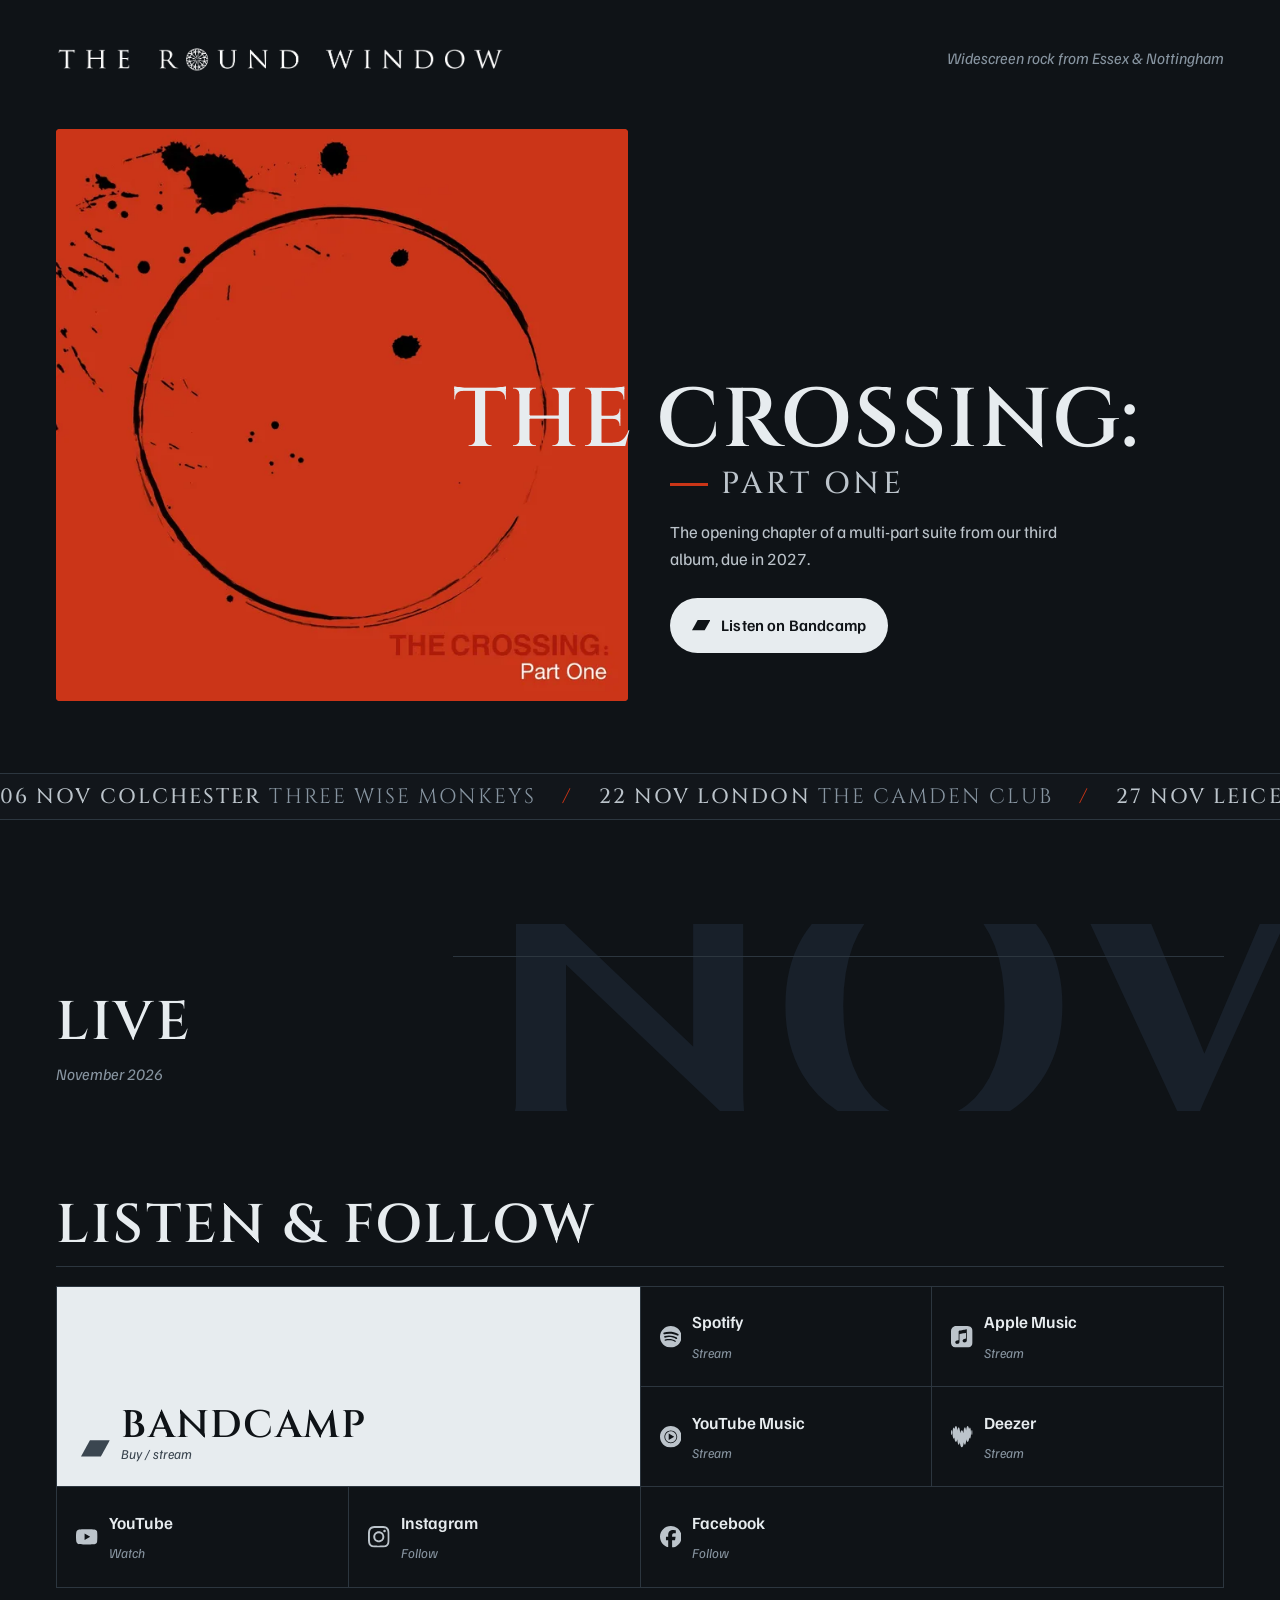
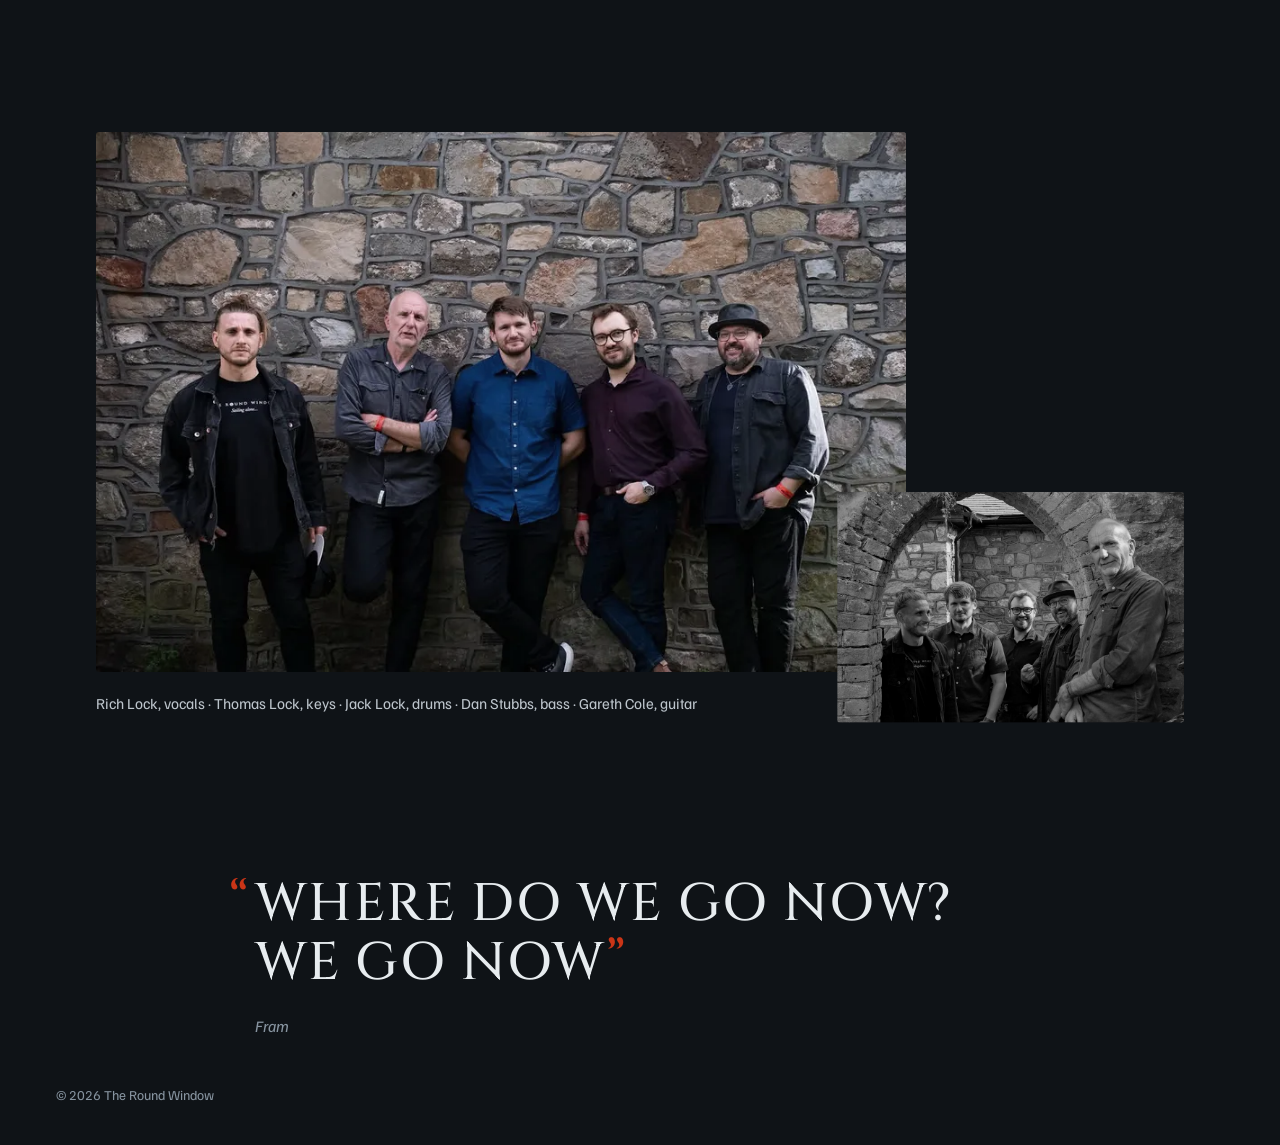
<file: index.html>
<!doctype html>
<html lang="en-GB">
<head>
<meta charset="utf-8">
<meta name="viewport" content="width=device-width, initial-scale=1, viewport-fit=cover">
<title>The Round Window | Widescreen rock from Essex &amp; Nottingham</title>
<meta name="description" content="The Round Window, widescreen rock from Essex &amp; Nottingham. New single The Crossing: Part One out now. Live in Colchester, London and Leicester, November 2026.">
<meta name="theme-color" content="#0f1317">
<link rel="icon" href="favicon.ico" sizes="any">
<link rel="icon" type="image/png" sizes="32x32" href="assets/img/favicon-32.png">
<link rel="apple-touch-icon" href="assets/img/apple-touch-icon.png">
<meta property="og:type" content="website">
<meta property="og:site_name" content="The Round Window">
<meta property="og:title" content="The Round Window">
<meta property="og:description" content="Widescreen rock from Essex &amp; Nottingham. New single The Crossing: Part One, out now. Live in Colchester, London and Leicester this November.">
<meta property="og:image" content="assets/img/og.jpg">
<meta property="og:image:width" content="1200">
<meta property="og:image:height" content="630">
<meta property="og:image:alt" content="The Round Window logo beside the red artwork for The Crossing: Part One">
<meta name="twitter:card" content="summary_large_image">
<meta name="twitter:site" content="@roundwindowuk">
<link rel="preload" href="assets/fonts/Cinzel.woff2" as="font" type="font/woff2" crossorigin>
<link rel="preload" href="assets/fonts/Familjen.woff2" as="font" type="font/woff2" crossorigin>
<link rel="stylesheet" href="style.css">
<script>document.documentElement.classList.add('js')</script>
</head>
<body>
<svg width="0" height="0" style="position:absolute" aria-hidden="true"><symbol id="i-youtube" viewBox="0 0 24 24"><path d="M23.498 6.186a3.016 3.016 0 0 0-2.122-2.136C19.505 3.545 12 3.545 12 3.545s-7.505 0-9.377.505A3.017 3.017 0 0 0 .502 6.186C0 8.07 0 12 0 12s0 3.93.502 5.814a3.016 3.016 0 0 0 2.122 2.136c1.871.505 9.376.505 9.376.505s7.505 0 9.377-.505a3.015 3.015 0 0 0 2.122-2.136C24 15.93 24 12 24 12s0-3.93-.502-5.814zM9.545 15.568V8.432L15.818 12l-6.273 3.568z"/></symbol><symbol id="i-facebook" viewBox="0 0 24 24"><path d="M9.101 23.691v-7.98H6.627v-3.667h2.474v-1.58c0-4.085 1.848-5.978 5.858-5.978.401 0 .955.042 1.468.103a8.68 8.68 0 0 1 1.141.195v3.325a8.623 8.623 0 0 0-.653-.036 26.805 26.805 0 0 0-.733-.009c-.707 0-1.259.096-1.675.309a1.686 1.686 0 0 0-.679.622c-.258.42-.374.995-.374 1.752v1.297h3.919l-.386 2.103-.287 1.564h-3.246v8.245C19.396 23.238 24 18.179 24 12.044c0-6.627-5.373-12-12-12s-12 5.373-12 12c0 5.628 3.874 10.35 9.101 11.647Z"/></symbol><symbol id="i-instagram" viewBox="0 0 24 24"><path d="M7.0301.084c-1.2768.0602-2.1487.264-2.911.5634-.7888.3075-1.4575.72-2.1228 1.3877-.6652.6677-1.075 1.3368-1.3802 2.127-.2954.7638-.4956 1.6365-.552 2.914-.0564 1.2775-.0689 1.6882-.0626 4.947.0062 3.2586.0206 3.6671.0825 4.9473.061 1.2765.264 2.1482.5635 2.9107.308.7889.72 1.4573 1.388 2.1228.6679.6655 1.3365 1.0743 2.1285 1.38.7632.295 1.6361.4961 2.9134.552 1.2773.056 1.6884.069 4.9462.0627 3.2578-.0062 3.668-.0207 4.9478-.0814 1.28-.0607 2.147-.2652 2.9098-.5633.7889-.3086 1.4578-.72 2.1228-1.3881.665-.6682 1.0745-1.3378 1.3795-2.1284.2957-.7632.4966-1.636.552-2.9124.056-1.2809.0692-1.6898.063-4.948-.0063-3.2583-.021-3.6668-.0817-4.9465-.0607-1.2797-.264-2.1487-.5633-2.9117-.3084-.7889-.72-1.4568-1.3876-2.1228C21.2982 1.33 20.628.9208 19.8378.6165 19.074.321 18.2017.1197 16.9244.0645 15.6471.0093 15.236-.005 11.977.0014 8.718.0076 8.31.0215 7.0301.0839m.1402 21.6932c-1.17-.0509-1.8053-.2453-2.2287-.408-.5606-.216-.96-.4771-1.3819-.895-.422-.4178-.6811-.8186-.9-1.378-.1644-.4234-.3624-1.058-.4171-2.228-.0595-1.2645-.072-1.6442-.079-4.848-.007-3.2037.0053-3.583.0607-4.848.05-1.169.2456-1.805.408-2.2282.216-.5613.4762-.96.895-1.3816.4188-.4217.8184-.6814 1.3783-.9003.423-.1651 1.0575-.3614 2.227-.4171 1.2655-.06 1.6447-.072 4.848-.079 3.2033-.007 3.5835.005 4.8495.0608 1.169.0508 1.8053.2445 2.228.408.5608.216.96.4754 1.3816.895.4217.4194.6816.8176.9005 1.3787.1653.4217.3617 1.056.4169 2.2263.0602 1.2655.0739 1.645.0796 4.848.0058 3.203-.0055 3.5834-.061 4.848-.051 1.17-.245 1.8055-.408 2.2294-.216.5604-.4763.96-.8954 1.3814-.419.4215-.8181.6811-1.3783.9-.4224.1649-1.0577.3617-2.2262.4174-1.2656.0595-1.6448.072-4.8493.079-3.2045.007-3.5825-.006-4.848-.0608M16.953 5.5864A1.44 1.44 0 1 0 18.39 4.144a1.44 1.44 0 0 0-1.437 1.4424M5.8385 12.012c.0067 3.4032 2.7706 6.1557 6.173 6.1493 3.4026-.0065 6.157-2.7701 6.1506-6.1733-.0065-3.4032-2.771-6.1565-6.174-6.1498-3.403.0067-6.156 2.771-6.1496 6.1738M8 12.0077a4 4 0 1 1 4.008 3.9921A3.9996 3.9996 0 0 1 8 12.0077"/></symbol><symbol id="i-bandcamp" viewBox="0 0 24 24"><path d="M0 18.75l7.437-13.5H24l-7.438 13.5H0z"/></symbol><symbol id="i-spotify" viewBox="0 0 24 24"><path d="M12 0C5.4 0 0 5.4 0 12s5.4 12 12 12 12-5.4 12-12S18.66 0 12 0zm5.521 17.34c-.24.359-.66.48-1.021.24-2.82-1.74-6.36-2.101-10.561-1.141-.418.122-.779-.179-.899-.539-.12-.421.18-.78.54-.9 4.56-1.021 8.52-.6 11.64 1.32.42.18.479.659.301 1.02zm1.44-3.3c-.301.42-.841.6-1.262.3-3.239-1.98-8.159-2.58-11.939-1.38-.479.12-1.02-.12-1.14-.6-.12-.48.12-1.021.6-1.141C9.6 9.9 15 10.561 18.72 12.84c.361.181.54.78.241 1.2zm.12-3.36C15.24 8.4 8.82 8.16 5.16 9.301c-.6.179-1.2-.181-1.38-.721-.18-.601.18-1.2.72-1.381 4.26-1.26 11.28-1.02 15.721 1.621.539.3.719 1.02.419 1.56-.299.421-1.02.599-1.559.3z"/></symbol><symbol id="i-applemusic" viewBox="0 0 24 24"><path d="M23.994 6.124a9.23 9.23 0 00-.24-2.19c-.317-1.31-1.062-2.31-2.18-3.043a5.022 5.022 0 00-1.877-.726 10.496 10.496 0 00-1.564-.15c-.04-.003-.083-.01-.124-.013H5.986c-.152.01-.303.017-.455.026-.747.043-1.49.123-2.193.4-1.336.53-2.3 1.452-2.865 2.78-.192.448-.292.925-.363 1.408-.056.392-.088.785-.1 1.18 0 .032-.007.062-.01.093v12.223c.01.14.017.283.027.424.05.815.154 1.624.497 2.373.65 1.42 1.738 2.353 3.234 2.801.42.127.856.187 1.293.228.555.053 1.11.06 1.667.06h11.03a12.5 12.5 0 001.57-.1c.822-.106 1.596-.35 2.295-.81a5.046 5.046 0 001.88-2.207c.186-.42.293-.87.37-1.324.113-.675.138-1.358.137-2.04-.002-3.8 0-7.595-.003-11.393zm-6.423 3.99v5.712c0 .417-.058.827-.244 1.206-.29.59-.76.962-1.388 1.14-.35.1-.706.157-1.07.173-.95.045-1.773-.6-1.943-1.536a1.88 1.88 0 011.038-2.022c.323-.16.67-.25 1.018-.324.378-.082.758-.153 1.134-.24.274-.063.457-.23.51-.516a.904.904 0 00.02-.193c0-1.815 0-3.63-.002-5.443a.725.725 0 00-.026-.185c-.04-.15-.15-.243-.304-.234-.16.01-.318.035-.475.066-.76.15-1.52.303-2.28.456l-2.325.47-1.374.278c-.016.003-.032.01-.048.013-.277.077-.377.203-.39.49-.002.042 0 .086 0 .13-.002 2.602 0 5.204-.003 7.805 0 .42-.047.836-.215 1.227-.278.64-.77 1.04-1.434 1.233-.35.1-.71.16-1.075.172-.96.036-1.755-.6-1.92-1.544-.14-.812.23-1.685 1.154-2.075.357-.15.73-.232 1.108-.31.287-.06.575-.116.86-.177.383-.083.583-.323.6-.714v-.15c0-2.96 0-5.922.002-8.882 0-.123.013-.25.042-.37.07-.285.273-.448.546-.518.255-.066.515-.112.774-.165.733-.15 1.466-.296 2.2-.444l2.27-.46c.67-.134 1.34-.27 2.01-.403.22-.043.442-.088.663-.106.31-.025.523.17.554.482.008.073.012.148.012.223.002 1.91.002 3.822 0 5.732z"/></symbol><symbol id="i-youtubemusic" viewBox="0 0 24 24"><path d="M12 0C5.376 0 0 5.376 0 12s5.376 12 12 12 12-5.376 12-12S18.624 0 12 0zm0 19.104c-3.924 0-7.104-3.18-7.104-7.104S8.076 4.896 12 4.896s7.104 3.18 7.104 7.104-3.18 7.104-7.104 7.104zm0-13.332c-3.432 0-6.228 2.796-6.228 6.228S8.568 18.228 12 18.228s6.228-2.796 6.228-6.228S15.432 5.772 12 5.772zM9.684 15.54V8.46L15.816 12l-6.132 3.54z"/></symbol><symbol id="i-deezer" viewBox="0 0 24 24"><path d="M.693 10.024c.381 0 .693-1.256.693-2.807 0-1.55-.312-2.807-.693-2.807C.312 4.41 0 5.666 0 7.217s.312 2.808.693 2.808ZM21.038 1.56c-.364 0-.684.805-.91 2.096C19.765 1.446 19.184 0 18.526 0c-.78 0-1.464 2.036-1.784 5-.312-2.158-.788-3.536-1.325-3.536-.745 0-1.386 2.704-1.62 6.472-.442-1.932-1.083-3.145-1.793-3.145s-1.35 1.213-1.793 3.145c-.242-3.76-.874-6.463-1.628-6.463-.537 0-1.013 1.378-1.325 3.535C6.938 2.036 6.262 0 5.474 0c-.658 0-1.247 1.447-1.602 3.665-.217-1.291-.546-2.105-.91-2.105-.675 0-1.221 2.807-1.221 6.272 0 3.466.546 6.273 1.221 6.273.277 0 .537-.476.736-1.273.32 2.928.996 4.938 1.776 4.938.606 0 1.143-1.204 1.507-3.11.251 3.622.875 6.195 1.602 6.195.46 0 .875-1.023 1.187-2.677C10.142 21.6 11 24 12.004 24c1.005 0 1.863-2.4 2.235-5.822.312 1.654.727 2.677 1.186 2.677.728 0 1.352-2.573 1.603-6.195.364 1.906.9 3.11 1.507 3.11.78 0 1.455-2.01 1.775-4.938.208.797.46 1.273.737 1.273.675 0 1.22-2.807 1.22-6.273-.008-3.457-.553-6.272-1.23-6.272ZM23.307 10.024c.381 0 .693-1.256.693-2.807 0-1.55-.312-2.807-.693-2.807-.381 0-.693 1.256-.693 2.807s.312 2.808.693 2.808Z"/></symbol></svg>
<a class="skip" href="#main">Skip to content</a>


<header class="mast">
  <h1 class="logo"><img src="assets/img/logo_white.png" width="2150" height="138" alt="The Round Window"></h1>
  <p class="tagline">Widescreen rock from Essex &amp; Nottingham</p>
</header>

<main id="main">
  <section class="hero" aria-labelledby="release-title">
    <span class="bar bar-t" aria-hidden="true"></span><span class="bar bar-b" aria-hidden="true"></span>
    <a class="art" href="https://theroundwindow.bandcamp.com/track/the-crossing-part-one" aria-label="Listen to The Crossing: Part One on Bandcamp">
      <picture>
        <source type="image/webp" srcset="assets/img/crossing-700.webp 700w, assets/img/crossing-1200.webp 1200w" sizes="(min-width: 960px) 40vw, 100vw">
        <img src="assets/img/crossing-1200.jpg" width="1200" height="1200" alt="Cover of The Crossing: Part One: a ragged black ink circle and spatters on a red ground">
      </picture>
    </a>
    <div class="hero-text">
      <h2 id="release-title" class="title"><span class="t1">The Crossing:</span> <span class="t2">Part One</span></h2>
      <p class="blurb">The opening chapter of a multi-part suite from our third album, due in 2027.</p>
      <a class="cta" href="https://theroundwindow.bandcamp.com/track/the-crossing-part-one"><svg class="ico" aria-hidden="true"><use href="#i-bandcamp"/></svg><span>Listen on Bandcamp</span></a>
    </div>
  </section>

  <div class="marquee" aria-hidden="true"><div class="track"><span>06 Nov COLCHESTER <b>Three Wise Monkeys</b> <i>/</i> 22 Nov LONDON <b>The Camden Club</b> <i>/</i> 27 Nov LEICESTER <b>DanFest 15, The International</b> <i>/</i> </span><span>06 Nov COLCHESTER <b>Three Wise Monkeys</b> <i>/</i> 22 Nov LONDON <b>The Camden Club</b> <i>/</i> 27 Nov LEICESTER <b>DanFest 15, The International</b> <i>/</i> </span><span>06 Nov COLCHESTER <b>Three Wise Monkeys</b> <i>/</i> 22 Nov LONDON <b>The Camden Club</b> <i>/</i> 27 Nov LEICESTER <b>DanFest 15, The International</b> <i>/</i> </span></div></div>

  <section class="live" aria-labelledby="shows-title">
    <span class="ghost" aria-hidden="true">Nov</span>
    <h2 id="shows-title" class="sec"><span>Live</span><small>November 2026</small></h2>
    <ol class="shows">
<li class="w" style="--i:0"><a href="https://threewisemonkeyscolchester.com/events/the-round-window-circu5/">
  <time datetime="2026-11-06T19:00"><span class="d">06</span><span class="m">Nov</span><span class="wd">Fri</span></time>
  <span class="info"><span class="city">Colchester</span><span class="venue">Three Wise Monkeys</span><span class="with">with Circu5 · Doors 7pm</span></span>
  <span class="go">Tickets</span></a></li>
<li class="w" style="--i:1"><a href="https://wegottickets.com/f/17069/">
  <time datetime="2026-11-22T13:00"><span class="d">22</span><span class="m">Nov</span><span class="wd">Sun</span></time>
  <span class="info"><span class="city">London</span><span class="venue">The Camden Club</span><span class="with">Sunday lunch, with The Gift · Doors 1pm</span></span>
  <span class="go">Tickets</span></a></li>
<li class="w" style="--i:2"><a href="https://www.gigantic.com/danfest-15-tickets/leicester-the-international/2026-11-27-18-30">
  <time datetime="2026-11-27T18:30"><span class="d">27</span><span class="m">Nov</span><span class="wd">Fri</span></time>
  <span class="info"><span class="city">Leicester</span><span class="venue">DanFest 15, The International</span><span class="with">with Red Bazar and Grace Hayhurst · Doors 6.30pm</span></span>
  <span class="go">Tickets</span></a></li>
    </ol>
  </section>

  <section class="listen" aria-labelledby="listen-title">
    <h2 id="listen-title" class="sec"><span>Listen &amp; follow</span></h2>
    <ul class="links">
<li class="w" style="--i:0"><a href="https://theroundwindow.bandcamp.com/"><svg class="ico" aria-hidden="true"><use href="#i-bandcamp"/></svg><span class="n">Bandcamp</span><span class="v">Buy / stream</span></a></li>
<li class="w" style="--i:1"><a href="https://open.spotify.com/artist/0p4nBv8aLibaOKEymLGmUf"><svg class="ico" aria-hidden="true"><use href="#i-spotify"/></svg><span class="n">Spotify</span><span class="v">Stream</span></a></li>
<li class="w" style="--i:2"><a href="https://music.apple.com/gb/artist/the-round-window/1469787974"><svg class="ico" aria-hidden="true"><use href="#i-applemusic"/></svg><span class="n">Apple Music</span><span class="v">Stream</span></a></li>
<li class="w" style="--i:3"><a href="https://music.youtube.com/channel/UCebu2fDi7UHLMGpy3IFDuAw"><svg class="ico" aria-hidden="true"><use href="#i-youtubemusic"/></svg><span class="n">YouTube Music</span><span class="v">Stream</span></a></li>
<li class="w" style="--i:4"><a href="https://www.deezer.com/artist/68291272"><svg class="ico" aria-hidden="true"><use href="#i-deezer"/></svg><span class="n">Deezer</span><span class="v">Stream</span></a></li>
<li class="w" style="--i:5"><a href="https://www.youtube.com/@theroundwindow4527"><svg class="ico" aria-hidden="true"><use href="#i-youtube"/></svg><span class="n">YouTube</span><span class="v">Watch</span></a></li>
<li class="w" style="--i:6"><a href="https://www.instagram.com/theroundwindowuk/"><svg class="ico" aria-hidden="true"><use href="#i-instagram"/></svg><span class="n">Instagram</span><span class="v">Follow</span></a></li>
<li class="w" style="--i:7"><a href="https://www.facebook.com/theroundwindow"><svg class="ico" aria-hidden="true"><use href="#i-facebook"/></svg><span class="n">Facebook</span><span class="v">Follow</span></a></li>
    </ul>
  </section>

  <figure class="band">
    <div class="stack">
      <img class="ph ph-b" src="assets/img/band-b.jpg" width="960" height="640" loading="lazy" decoding="async" alt="">
      <img class="ph ph-c" src="assets/img/band-c.jpg" width="960" height="640" loading="lazy" decoding="async" alt="">
      <picture class="ph ph-a">
        <source type="image/webp" srcset="assets/img/band-900.webp 900w, assets/img/band-1440.webp 1440w" sizes="(min-width:960px) 60vw, 92vw">
        <img src="assets/img/band-1440.jpg" width="1440" height="960" loading="lazy" decoding="async" alt="The Round Window, the five members standing against an old stone wall">
      </picture>
    </div>
    <figcaption class="label">Rich Lock, vocals · Thomas Lock, keys · Jack Lock, drums · Dan Stubbs, bass · Gareth Cole, guitar</figcaption>
  </figure>
</main>

<footer class="foot">
  <figure class="lyric" hidden><blockquote><p></p></blockquote><figcaption><cite></cite></figcaption></figure>
  <p class="copy">&copy; 2026 The Round Window</p>
</footer>
<script src="main.js" defer></script>
</body>
</html>
</file>
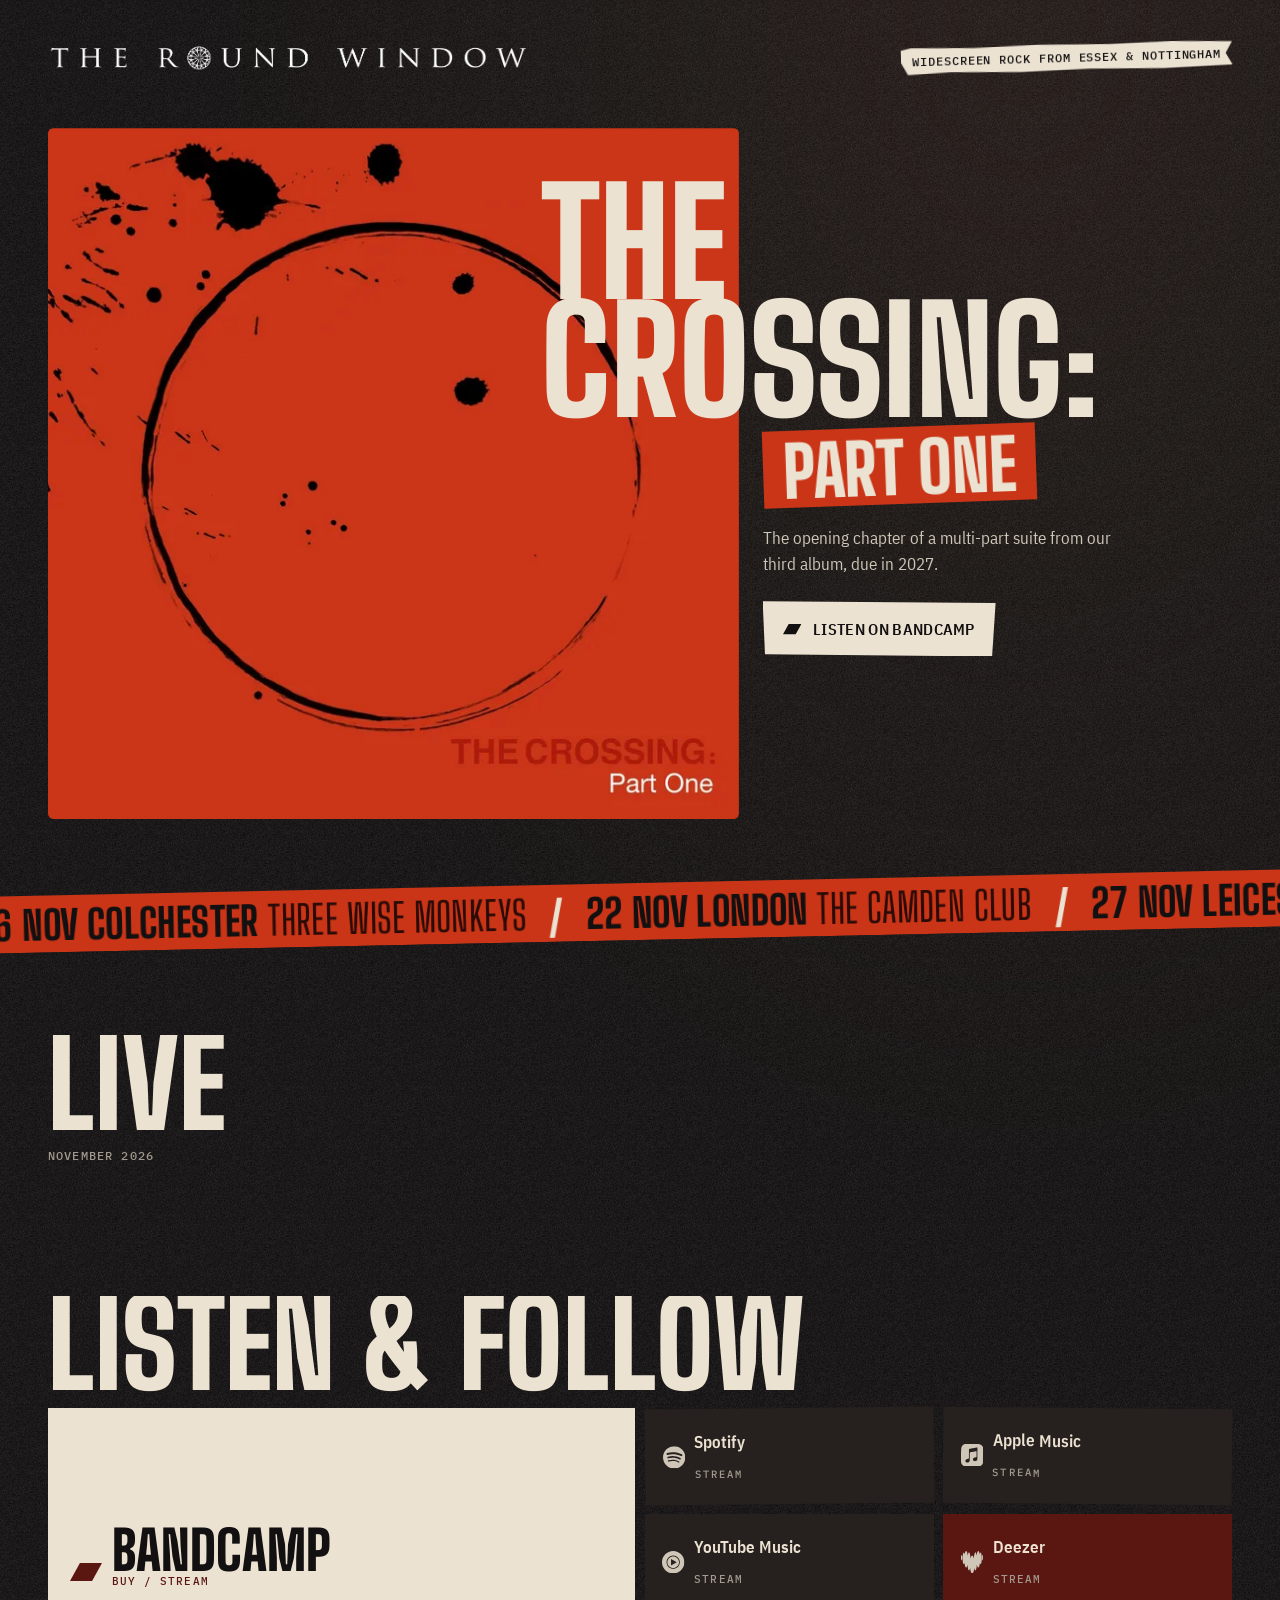
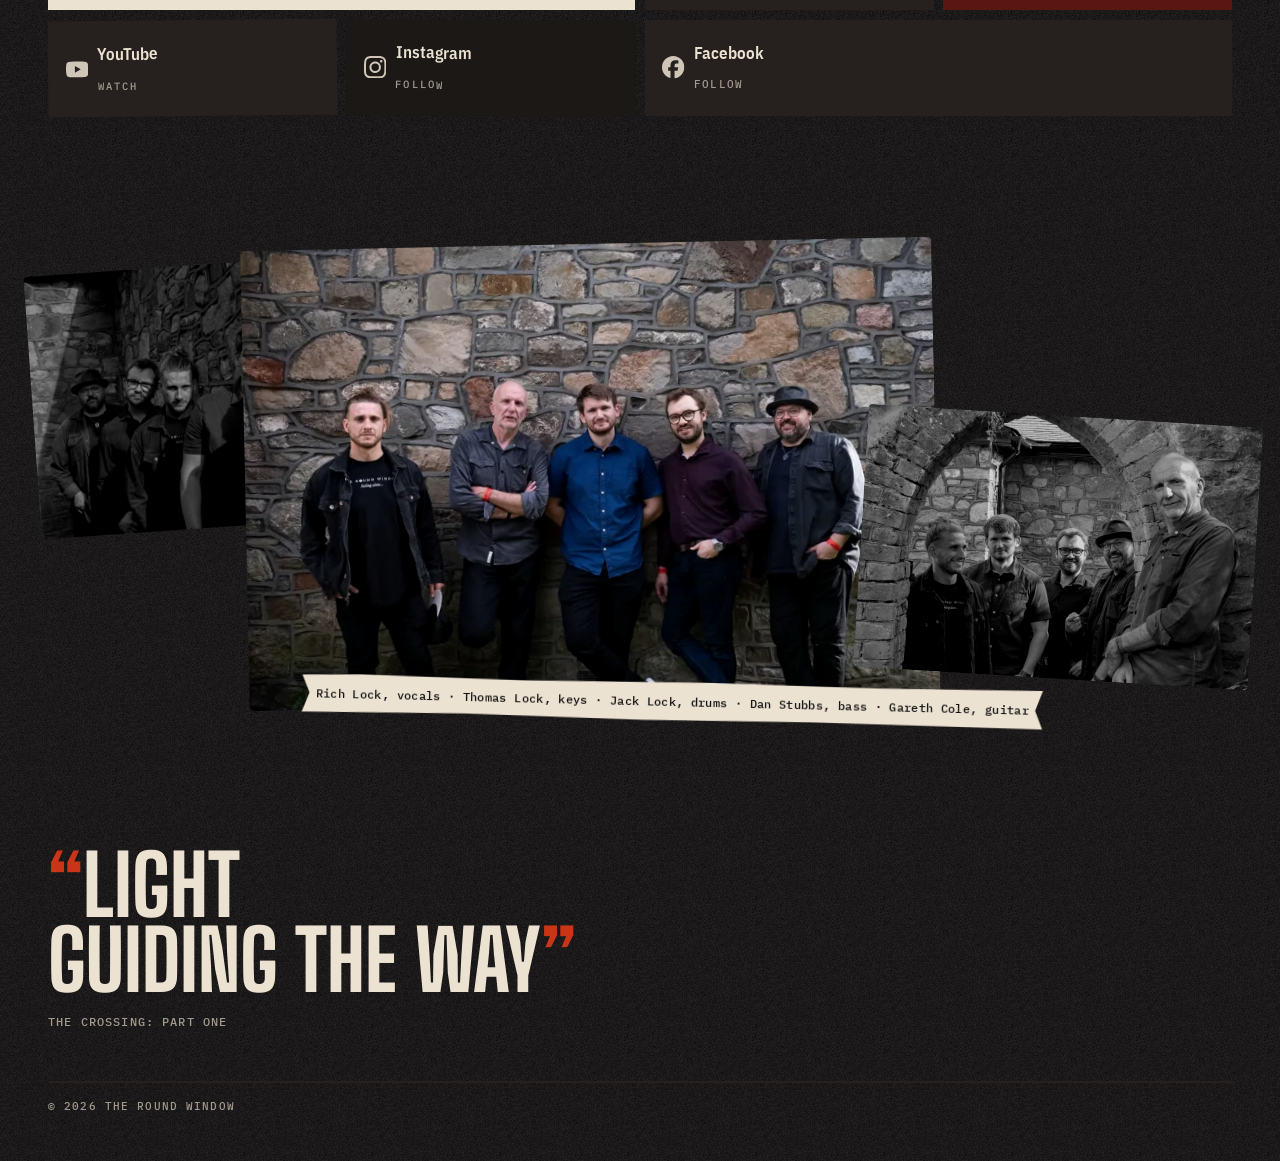
<file: v2/index.html>
<!doctype html>
<html lang="en-GB">
<head>
<meta charset="utf-8">
<meta name="viewport" content="width=device-width, initial-scale=1, viewport-fit=cover">
<title>The Round Window | Widescreen rock from Essex &amp; Nottingham</title>
<meta name="description" content="The Round Window, widescreen rock from Essex &amp; Nottingham. New single The Crossing: Part One out now. Live in Colchester, London and Leicester, November 2026.">
<meta name="theme-color" content="#121010">
<link rel="icon" href="favicon.ico" sizes="any">
<link rel="icon" type="image/png" sizes="32x32" href="assets/img/favicon-32.png">
<link rel="apple-touch-icon" href="assets/img/apple-touch-icon.png">
<meta property="og:type" content="website">
<meta property="og:site_name" content="The Round Window">
<meta property="og:title" content="The Round Window">
<meta property="og:description" content="Widescreen rock from Essex &amp; Nottingham. New single The Crossing: Part One, out now. Live in Colchester, London and Leicester this November.">
<meta property="og:image" content="assets/img/og.jpg">
<meta property="og:image:width" content="1200">
<meta property="og:image:height" content="630">
<meta property="og:image:alt" content="The Round Window logo beside the red artwork for The Crossing: Part One">
<meta name="twitter:card" content="summary_large_image">
<meta name="twitter:site" content="@roundwindowuk">
<link rel="preload" href="assets/fonts/BigShoulders.woff2" as="font" type="font/woff2" crossorigin>
<link rel="preload" href="assets/fonts/PlexCond-Regular.woff2" as="font" type="font/woff2" crossorigin>
<link rel="stylesheet" href="style.css">
<script>document.documentElement.classList.add('js')</script>
</head>
<body>
<svg width="0" height="0" style="position:absolute" aria-hidden="true"><symbol id="i-youtube" viewBox="0 0 24 24"><path d="M23.498 6.186a3.016 3.016 0 0 0-2.122-2.136C19.505 3.545 12 3.545 12 3.545s-7.505 0-9.377.505A3.017 3.017 0 0 0 .502 6.186C0 8.07 0 12 0 12s0 3.93.502 5.814a3.016 3.016 0 0 0 2.122 2.136c1.871.505 9.376.505 9.376.505s7.505 0 9.377-.505a3.015 3.015 0 0 0 2.122-2.136C24 15.93 24 12 24 12s0-3.93-.502-5.814zM9.545 15.568V8.432L15.818 12l-6.273 3.568z"/></symbol><symbol id="i-facebook" viewBox="0 0 24 24"><path d="M9.101 23.691v-7.98H6.627v-3.667h2.474v-1.58c0-4.085 1.848-5.978 5.858-5.978.401 0 .955.042 1.468.103a8.68 8.68 0 0 1 1.141.195v3.325a8.623 8.623 0 0 0-.653-.036 26.805 26.805 0 0 0-.733-.009c-.707 0-1.259.096-1.675.309a1.686 1.686 0 0 0-.679.622c-.258.42-.374.995-.374 1.752v1.297h3.919l-.386 2.103-.287 1.564h-3.246v8.245C19.396 23.238 24 18.179 24 12.044c0-6.627-5.373-12-12-12s-12 5.373-12 12c0 5.628 3.874 10.35 9.101 11.647Z"/></symbol><symbol id="i-instagram" viewBox="0 0 24 24"><path d="M7.0301.084c-1.2768.0602-2.1487.264-2.911.5634-.7888.3075-1.4575.72-2.1228 1.3877-.6652.6677-1.075 1.3368-1.3802 2.127-.2954.7638-.4956 1.6365-.552 2.914-.0564 1.2775-.0689 1.6882-.0626 4.947.0062 3.2586.0206 3.6671.0825 4.9473.061 1.2765.264 2.1482.5635 2.9107.308.7889.72 1.4573 1.388 2.1228.6679.6655 1.3365 1.0743 2.1285 1.38.7632.295 1.6361.4961 2.9134.552 1.2773.056 1.6884.069 4.9462.0627 3.2578-.0062 3.668-.0207 4.9478-.0814 1.28-.0607 2.147-.2652 2.9098-.5633.7889-.3086 1.4578-.72 2.1228-1.3881.665-.6682 1.0745-1.3378 1.3795-2.1284.2957-.7632.4966-1.636.552-2.9124.056-1.2809.0692-1.6898.063-4.948-.0063-3.2583-.021-3.6668-.0817-4.9465-.0607-1.2797-.264-2.1487-.5633-2.9117-.3084-.7889-.72-1.4568-1.3876-2.1228C21.2982 1.33 20.628.9208 19.8378.6165 19.074.321 18.2017.1197 16.9244.0645 15.6471.0093 15.236-.005 11.977.0014 8.718.0076 8.31.0215 7.0301.0839m.1402 21.6932c-1.17-.0509-1.8053-.2453-2.2287-.408-.5606-.216-.96-.4771-1.3819-.895-.422-.4178-.6811-.8186-.9-1.378-.1644-.4234-.3624-1.058-.4171-2.228-.0595-1.2645-.072-1.6442-.079-4.848-.007-3.2037.0053-3.583.0607-4.848.05-1.169.2456-1.805.408-2.2282.216-.5613.4762-.96.895-1.3816.4188-.4217.8184-.6814 1.3783-.9003.423-.1651 1.0575-.3614 2.227-.4171 1.2655-.06 1.6447-.072 4.848-.079 3.2033-.007 3.5835.005 4.8495.0608 1.169.0508 1.8053.2445 2.228.408.5608.216.96.4754 1.3816.895.4217.4194.6816.8176.9005 1.3787.1653.4217.3617 1.056.4169 2.2263.0602 1.2655.0739 1.645.0796 4.848.0058 3.203-.0055 3.5834-.061 4.848-.051 1.17-.245 1.8055-.408 2.2294-.216.5604-.4763.96-.8954 1.3814-.419.4215-.8181.6811-1.3783.9-.4224.1649-1.0577.3617-2.2262.4174-1.2656.0595-1.6448.072-4.8493.079-3.2045.007-3.5825-.006-4.848-.0608M16.953 5.5864A1.44 1.44 0 1 0 18.39 4.144a1.44 1.44 0 0 0-1.437 1.4424M5.8385 12.012c.0067 3.4032 2.7706 6.1557 6.173 6.1493 3.4026-.0065 6.157-2.7701 6.1506-6.1733-.0065-3.4032-2.771-6.1565-6.174-6.1498-3.403.0067-6.156 2.771-6.1496 6.1738M8 12.0077a4 4 0 1 1 4.008 3.9921A3.9996 3.9996 0 0 1 8 12.0077"/></symbol><symbol id="i-bandcamp" viewBox="0 0 24 24"><path d="M0 18.75l7.437-13.5H24l-7.438 13.5H0z"/></symbol><symbol id="i-spotify" viewBox="0 0 24 24"><path d="M12 0C5.4 0 0 5.4 0 12s5.4 12 12 12 12-5.4 12-12S18.66 0 12 0zm5.521 17.34c-.24.359-.66.48-1.021.24-2.82-1.74-6.36-2.101-10.561-1.141-.418.122-.779-.179-.899-.539-.12-.421.18-.78.54-.9 4.56-1.021 8.52-.6 11.64 1.32.42.18.479.659.301 1.02zm1.44-3.3c-.301.42-.841.6-1.262.3-3.239-1.98-8.159-2.58-11.939-1.38-.479.12-1.02-.12-1.14-.6-.12-.48.12-1.021.6-1.141C9.6 9.9 15 10.561 18.72 12.84c.361.181.54.78.241 1.2zm.12-3.36C15.24 8.4 8.82 8.16 5.16 9.301c-.6.179-1.2-.181-1.38-.721-.18-.601.18-1.2.72-1.381 4.26-1.26 11.28-1.02 15.721 1.621.539.3.719 1.02.419 1.56-.299.421-1.02.599-1.559.3z"/></symbol><symbol id="i-applemusic" viewBox="0 0 24 24"><path d="M23.994 6.124a9.23 9.23 0 00-.24-2.19c-.317-1.31-1.062-2.31-2.18-3.043a5.022 5.022 0 00-1.877-.726 10.496 10.496 0 00-1.564-.15c-.04-.003-.083-.01-.124-.013H5.986c-.152.01-.303.017-.455.026-.747.043-1.49.123-2.193.4-1.336.53-2.3 1.452-2.865 2.78-.192.448-.292.925-.363 1.408-.056.392-.088.785-.1 1.18 0 .032-.007.062-.01.093v12.223c.01.14.017.283.027.424.05.815.154 1.624.497 2.373.65 1.42 1.738 2.353 3.234 2.801.42.127.856.187 1.293.228.555.053 1.11.06 1.667.06h11.03a12.5 12.5 0 001.57-.1c.822-.106 1.596-.35 2.295-.81a5.046 5.046 0 001.88-2.207c.186-.42.293-.87.37-1.324.113-.675.138-1.358.137-2.04-.002-3.8 0-7.595-.003-11.393zm-6.423 3.99v5.712c0 .417-.058.827-.244 1.206-.29.59-.76.962-1.388 1.14-.35.1-.706.157-1.07.173-.95.045-1.773-.6-1.943-1.536a1.88 1.88 0 011.038-2.022c.323-.16.67-.25 1.018-.324.378-.082.758-.153 1.134-.24.274-.063.457-.23.51-.516a.904.904 0 00.02-.193c0-1.815 0-3.63-.002-5.443a.725.725 0 00-.026-.185c-.04-.15-.15-.243-.304-.234-.16.01-.318.035-.475.066-.76.15-1.52.303-2.28.456l-2.325.47-1.374.278c-.016.003-.032.01-.048.013-.277.077-.377.203-.39.49-.002.042 0 .086 0 .13-.002 2.602 0 5.204-.003 7.805 0 .42-.047.836-.215 1.227-.278.64-.77 1.04-1.434 1.233-.35.1-.71.16-1.075.172-.96.036-1.755-.6-1.92-1.544-.14-.812.23-1.685 1.154-2.075.357-.15.73-.232 1.108-.31.287-.06.575-.116.86-.177.383-.083.583-.323.6-.714v-.15c0-2.96 0-5.922.002-8.882 0-.123.013-.25.042-.37.07-.285.273-.448.546-.518.255-.066.515-.112.774-.165.733-.15 1.466-.296 2.2-.444l2.27-.46c.67-.134 1.34-.27 2.01-.403.22-.043.442-.088.663-.106.31-.025.523.17.554.482.008.073.012.148.012.223.002 1.91.002 3.822 0 5.732z"/></symbol><symbol id="i-youtubemusic" viewBox="0 0 24 24"><path d="M12 0C5.376 0 0 5.376 0 12s5.376 12 12 12 12-5.376 12-12S18.624 0 12 0zm0 19.104c-3.924 0-7.104-3.18-7.104-7.104S8.076 4.896 12 4.896s7.104 3.18 7.104 7.104-3.18 7.104-7.104 7.104zm0-13.332c-3.432 0-6.228 2.796-6.228 6.228S8.568 18.228 12 18.228s6.228-2.796 6.228-6.228S15.432 5.772 12 5.772zM9.684 15.54V8.46L15.816 12l-6.132 3.54z"/></symbol><symbol id="i-deezer" viewBox="0 0 24 24"><path d="M.693 10.024c.381 0 .693-1.256.693-2.807 0-1.55-.312-2.807-.693-2.807C.312 4.41 0 5.666 0 7.217s.312 2.808.693 2.808ZM21.038 1.56c-.364 0-.684.805-.91 2.096C19.765 1.446 19.184 0 18.526 0c-.78 0-1.464 2.036-1.784 5-.312-2.158-.788-3.536-1.325-3.536-.745 0-1.386 2.704-1.62 6.472-.442-1.932-1.083-3.145-1.793-3.145s-1.35 1.213-1.793 3.145c-.242-3.76-.874-6.463-1.628-6.463-.537 0-1.013 1.378-1.325 3.535C6.938 2.036 6.262 0 5.474 0c-.658 0-1.247 1.447-1.602 3.665-.217-1.291-.546-2.105-.91-2.105-.675 0-1.221 2.807-1.221 6.272 0 3.466.546 6.273 1.221 6.273.277 0 .537-.476.736-1.273.32 2.928.996 4.938 1.776 4.938.606 0 1.143-1.204 1.507-3.11.251 3.622.875 6.195 1.602 6.195.46 0 .875-1.023 1.187-2.677C10.142 21.6 11 24 12.004 24c1.005 0 1.863-2.4 2.235-5.822.312 1.654.727 2.677 1.186 2.677.728 0 1.352-2.573 1.603-6.195.364 1.906.9 3.11 1.507 3.11.78 0 1.455-2.01 1.775-4.938.208.797.46 1.273.737 1.273.675 0 1.22-2.807 1.22-6.273-.008-3.457-.553-6.272-1.23-6.272ZM23.307 10.024c.381 0 .693-1.256.693-2.807 0-1.55-.312-2.807-.693-2.807-.381 0-.693 1.256-.693 2.807s.312 2.808.693 2.808Z"/></symbol></svg>
<a class="skip" href="#main">Skip to content</a>
<div class="flash" aria-hidden="true"></div>

<header class="mast">
  <h1 class="logo"><img src="assets/img/logo_white.png" width="2150" height="138" alt="The Round Window"></h1>
  <p class="tape">Widescreen rock from Essex &amp; Nottingham</p>
</header>

<main id="main">
  <section class="hero" aria-labelledby="release-title">
    <a class="art" href="https://theroundwindow.bandcamp.com/track/the-crossing-part-one" aria-label="Listen to The Crossing: Part One on Bandcamp">
      <picture>
        <source type="image/webp" srcset="assets/img/crossing-700.webp 700w, assets/img/crossing-1200.webp 1200w" sizes="(min-width: 960px) 40vw, 100vw">
        <img src="assets/img/crossing-1200.jpg" width="1200" height="1200" alt="Cover of The Crossing: Part One: a ragged black ink circle and spatters on a red ground">
      </picture>
    </a>
    <div class="hero-text">
      <h2 id="release-title" class="title"><span class="t1">The Crossing:</span> <span class="t2">Part One</span></h2>
      <p class="blurb">The opening chapter of a multi-part suite from our third album, due in 2027.</p>
      <a class="cta" href="https://theroundwindow.bandcamp.com/track/the-crossing-part-one"><svg class="ico" aria-hidden="true"><use href="#i-bandcamp"/></svg><span>Listen on Bandcamp</span></a>
    </div>
  </section>

  <div class="marquee" aria-hidden="true"><div class="track"><span>06 Nov COLCHESTER <b>Three Wise Monkeys</b> <i>/</i> 22 Nov LONDON <b>The Camden Club</b> <i>/</i> 27 Nov LEICESTER <b>DanFest 15, The International</b> <i>/</i> </span><span>06 Nov COLCHESTER <b>Three Wise Monkeys</b> <i>/</i> 22 Nov LONDON <b>The Camden Club</b> <i>/</i> 27 Nov LEICESTER <b>DanFest 15, The International</b> <i>/</i> </span><span>06 Nov COLCHESTER <b>Three Wise Monkeys</b> <i>/</i> 22 Nov LONDON <b>The Camden Club</b> <i>/</i> 27 Nov LEICESTER <b>DanFest 15, The International</b> <i>/</i> </span></div></div>

  <section class="live" aria-labelledby="shows-title">
    <h2 id="shows-title" class="sec"><span>Live</span><small>November 2026</small></h2>
    <ol class="shows">
<li class="w" style="--i:0"><a href="https://threewisemonkeyscolchester.com/events/the-round-window-circu5/">
  <time datetime="2026-11-06T19:00"><span class="d">06</span><span class="m">Nov</span><span class="wd">Fri</span></time>
  <span class="info"><span class="city">Colchester</span><span class="venue">Three Wise Monkeys</span><span class="with">with Circu5 · Doors 7pm</span></span>
  <span class="go">Tickets</span></a></li>
<li class="w" style="--i:1"><a href="https://wegottickets.com/f/17069/">
  <time datetime="2026-11-22T13:00"><span class="d">22</span><span class="m">Nov</span><span class="wd">Sun</span></time>
  <span class="info"><span class="city">London</span><span class="venue">The Camden Club</span><span class="with">Sunday lunch, with The Gift · Doors 1pm</span></span>
  <span class="go">Tickets</span></a></li>
<li class="w" style="--i:2"><a href="https://www.gigantic.com/danfest-15-tickets/leicester-the-international/2026-11-27-18-30">
  <time datetime="2026-11-27T18:30"><span class="d">27</span><span class="m">Nov</span><span class="wd">Fri</span></time>
  <span class="info"><span class="city">Leicester</span><span class="venue">DanFest 15, The International</span><span class="with">with Red Bazar and Grace Hayhurst · Doors 6.30pm</span></span>
  <span class="go">Tickets</span></a></li>
    </ol>
  </section>

  <section class="listen" aria-labelledby="listen-title">
    <h2 id="listen-title" class="sec"><span>Listen &amp; follow</span></h2>
    <ul class="links">
<li class="w" style="--i:0"><a href="https://theroundwindow.bandcamp.com/"><svg class="ico" aria-hidden="true"><use href="#i-bandcamp"/></svg><span class="n">Bandcamp</span><span class="v">Buy / stream</span></a></li>
<li class="w" style="--i:1"><a href="https://open.spotify.com/artist/0p4nBv8aLibaOKEymLGmUf"><svg class="ico" aria-hidden="true"><use href="#i-spotify"/></svg><span class="n">Spotify</span><span class="v">Stream</span></a></li>
<li class="w" style="--i:2"><a href="https://music.apple.com/gb/artist/the-round-window/1469787974"><svg class="ico" aria-hidden="true"><use href="#i-applemusic"/></svg><span class="n">Apple Music</span><span class="v">Stream</span></a></li>
<li class="w" style="--i:3"><a href="https://music.youtube.com/channel/UCebu2fDi7UHLMGpy3IFDuAw"><svg class="ico" aria-hidden="true"><use href="#i-youtubemusic"/></svg><span class="n">YouTube Music</span><span class="v">Stream</span></a></li>
<li class="w" style="--i:4"><a href="https://www.deezer.com/artist/68291272"><svg class="ico" aria-hidden="true"><use href="#i-deezer"/></svg><span class="n">Deezer</span><span class="v">Stream</span></a></li>
<li class="w" style="--i:5"><a href="https://www.youtube.com/@theroundwindow4527"><svg class="ico" aria-hidden="true"><use href="#i-youtube"/></svg><span class="n">YouTube</span><span class="v">Watch</span></a></li>
<li class="w" style="--i:6"><a href="https://www.instagram.com/theroundwindowuk/"><svg class="ico" aria-hidden="true"><use href="#i-instagram"/></svg><span class="n">Instagram</span><span class="v">Follow</span></a></li>
<li class="w" style="--i:7"><a href="https://www.facebook.com/theroundwindow"><svg class="ico" aria-hidden="true"><use href="#i-facebook"/></svg><span class="n">Facebook</span><span class="v">Follow</span></a></li>
    </ul>
  </section>

  <figure class="band">
    <div class="stack">
      <img class="ph ph-b" src="assets/img/band-b.jpg" width="960" height="640" loading="lazy" decoding="async" alt="">
      <img class="ph ph-c" src="assets/img/band-c.jpg" width="960" height="640" loading="lazy" decoding="async" alt="">
      <picture class="ph ph-a">
        <source type="image/webp" srcset="assets/img/band-900.webp 900w, assets/img/band-1440.webp 1440w" sizes="(min-width:960px) 60vw, 92vw">
        <img src="assets/img/band-1440.jpg" width="1440" height="960" loading="lazy" decoding="async" alt="The Round Window, the five members standing against an old stone wall">
      </picture>
    </div>
    <figcaption class="label">Rich Lock, vocals · Thomas Lock, keys · Jack Lock, drums · Dan Stubbs, bass · Gareth Cole, guitar</figcaption>
  </figure>
</main>

<footer class="foot">
  <figure class="lyric" hidden><blockquote><p></p></blockquote><figcaption><cite></cite></figcaption></figure>
  <p class="copy">&copy; 2026 The Round Window</p>
</footer>
<script src="main.js" defer></script>
</body>
</html>
</file>
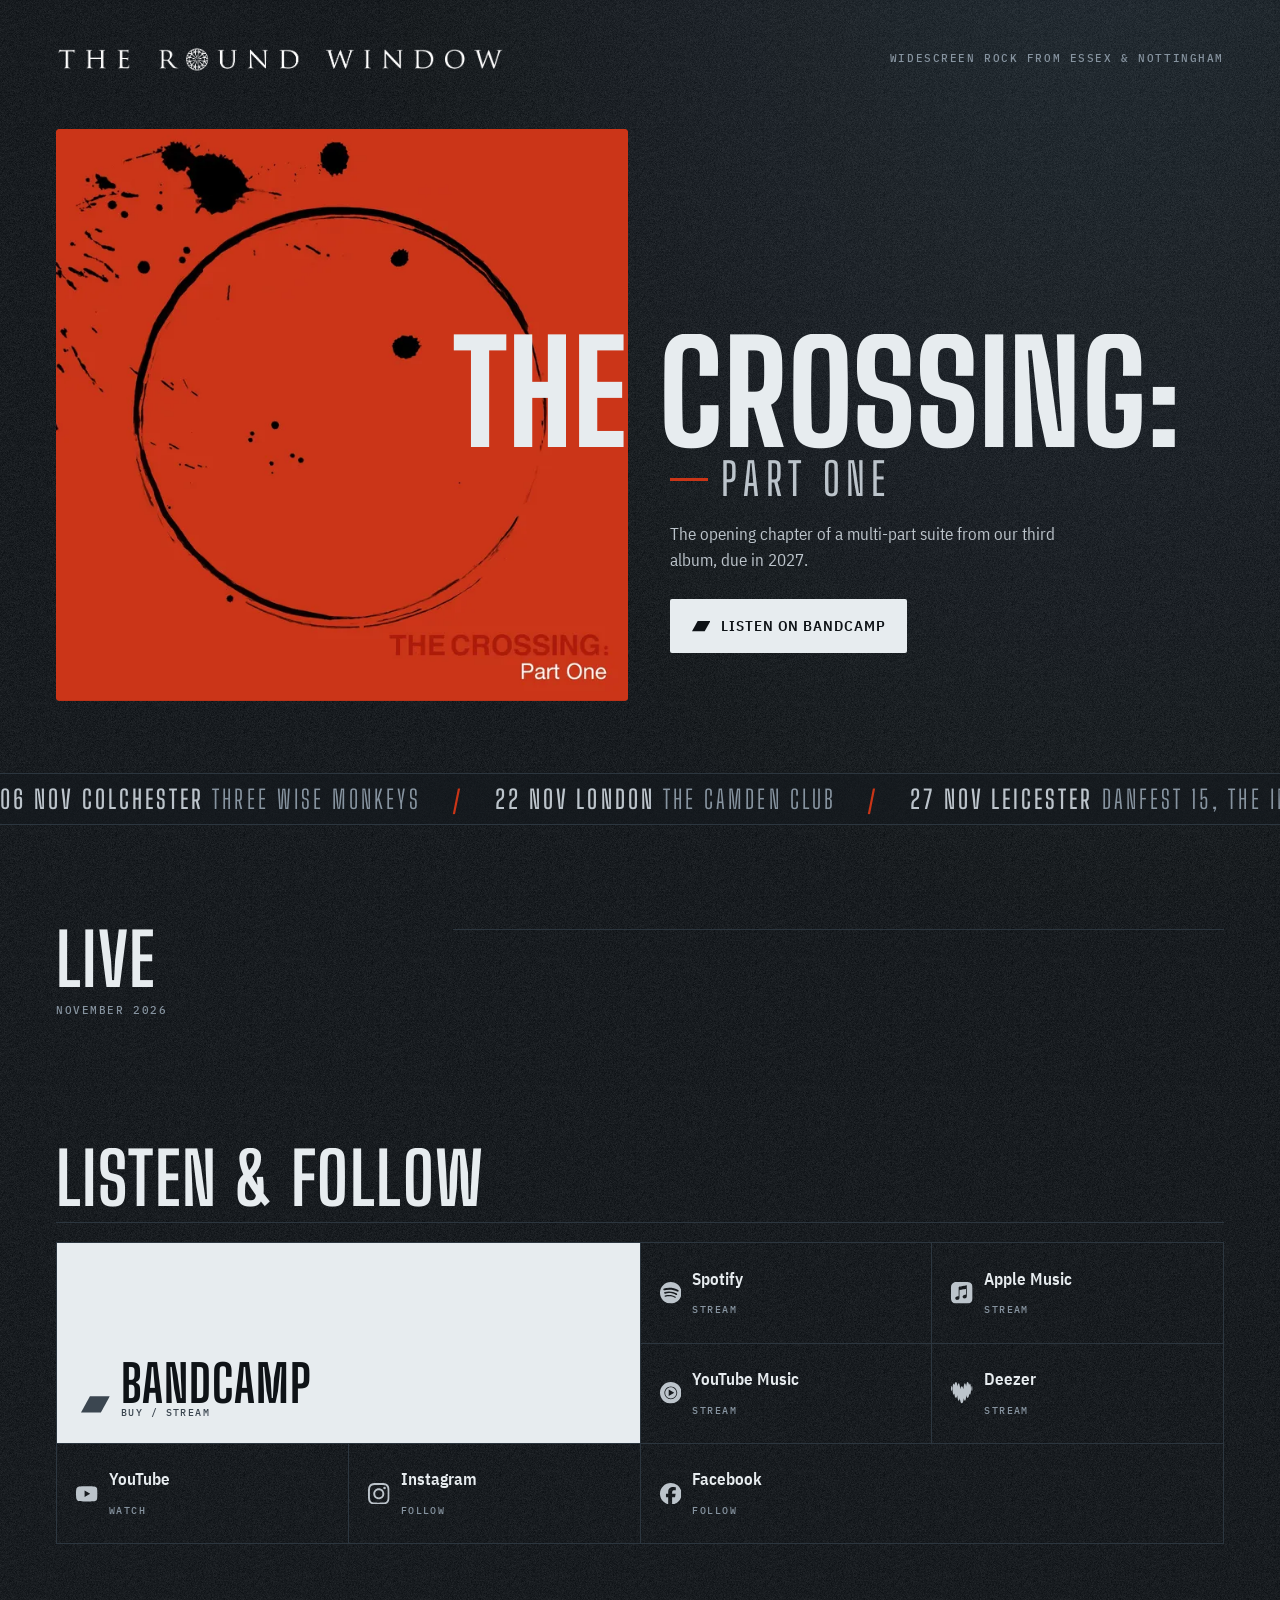
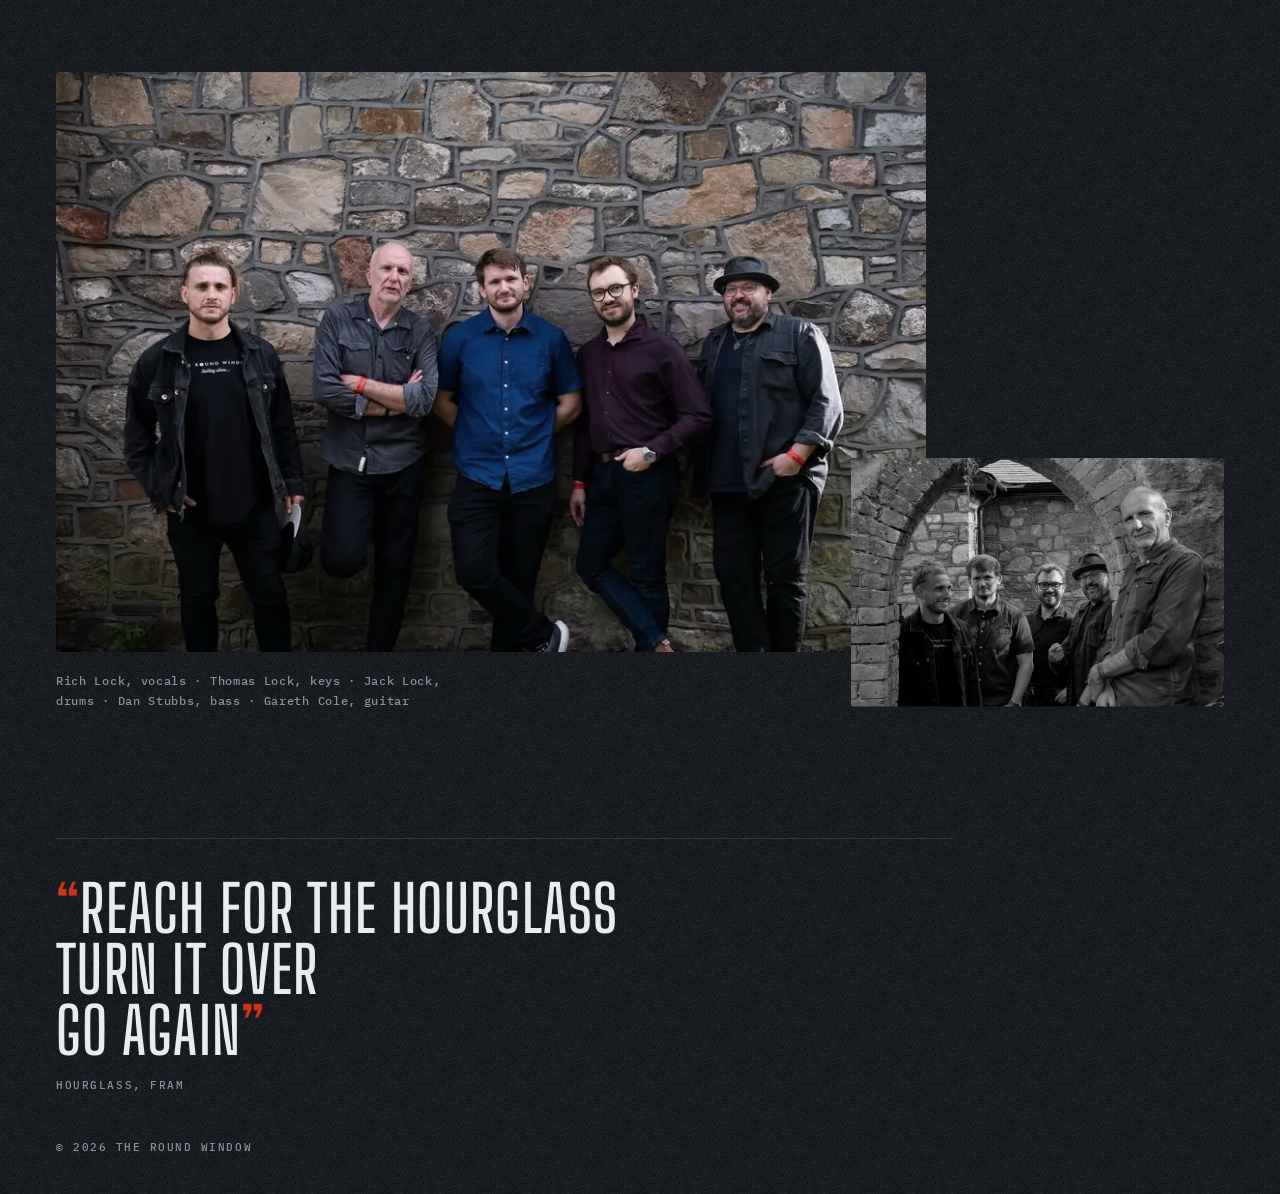
<file: v3/index.html>
<!doctype html>
<html lang="en-GB">
<head>
<meta charset="utf-8">
<meta name="viewport" content="width=device-width, initial-scale=1, viewport-fit=cover">
<title>The Round Window | Widescreen rock from Essex &amp; Nottingham</title>
<meta name="description" content="The Round Window, widescreen rock from Essex &amp; Nottingham. New single The Crossing: Part One out now. Live in Colchester, London and Leicester, November 2026.">
<meta name="theme-color" content="#0f1317">
<link rel="icon" href="favicon.ico" sizes="any">
<link rel="icon" type="image/png" sizes="32x32" href="assets/img/favicon-32.png">
<link rel="apple-touch-icon" href="assets/img/apple-touch-icon.png">
<meta property="og:type" content="website">
<meta property="og:site_name" content="The Round Window">
<meta property="og:title" content="The Round Window">
<meta property="og:description" content="Widescreen rock from Essex &amp; Nottingham. New single The Crossing: Part One, out now. Live in Colchester, London and Leicester this November.">
<meta property="og:image" content="assets/img/og.jpg">
<meta property="og:image:width" content="1200">
<meta property="og:image:height" content="630">
<meta property="og:image:alt" content="The Round Window logo beside the red artwork for The Crossing: Part One">
<meta name="twitter:card" content="summary_large_image">
<meta name="twitter:site" content="@roundwindowuk">
<link rel="preload" href="assets/fonts/BigShoulders.woff2" as="font" type="font/woff2" crossorigin>
<link rel="preload" href="assets/fonts/PlexCond-Regular.woff2" as="font" type="font/woff2" crossorigin>
<link rel="stylesheet" href="style.css">
<script>document.documentElement.classList.add('js')</script>
</head>
<body>
<svg width="0" height="0" style="position:absolute" aria-hidden="true"><symbol id="i-youtube" viewBox="0 0 24 24"><path d="M23.498 6.186a3.016 3.016 0 0 0-2.122-2.136C19.505 3.545 12 3.545 12 3.545s-7.505 0-9.377.505A3.017 3.017 0 0 0 .502 6.186C0 8.07 0 12 0 12s0 3.93.502 5.814a3.016 3.016 0 0 0 2.122 2.136c1.871.505 9.376.505 9.376.505s7.505 0 9.377-.505a3.015 3.015 0 0 0 2.122-2.136C24 15.93 24 12 24 12s0-3.93-.502-5.814zM9.545 15.568V8.432L15.818 12l-6.273 3.568z"/></symbol><symbol id="i-facebook" viewBox="0 0 24 24"><path d="M9.101 23.691v-7.98H6.627v-3.667h2.474v-1.58c0-4.085 1.848-5.978 5.858-5.978.401 0 .955.042 1.468.103a8.68 8.68 0 0 1 1.141.195v3.325a8.623 8.623 0 0 0-.653-.036 26.805 26.805 0 0 0-.733-.009c-.707 0-1.259.096-1.675.309a1.686 1.686 0 0 0-.679.622c-.258.42-.374.995-.374 1.752v1.297h3.919l-.386 2.103-.287 1.564h-3.246v8.245C19.396 23.238 24 18.179 24 12.044c0-6.627-5.373-12-12-12s-12 5.373-12 12c0 5.628 3.874 10.35 9.101 11.647Z"/></symbol><symbol id="i-instagram" viewBox="0 0 24 24"><path d="M7.0301.084c-1.2768.0602-2.1487.264-2.911.5634-.7888.3075-1.4575.72-2.1228 1.3877-.6652.6677-1.075 1.3368-1.3802 2.127-.2954.7638-.4956 1.6365-.552 2.914-.0564 1.2775-.0689 1.6882-.0626 4.947.0062 3.2586.0206 3.6671.0825 4.9473.061 1.2765.264 2.1482.5635 2.9107.308.7889.72 1.4573 1.388 2.1228.6679.6655 1.3365 1.0743 2.1285 1.38.7632.295 1.6361.4961 2.9134.552 1.2773.056 1.6884.069 4.9462.0627 3.2578-.0062 3.668-.0207 4.9478-.0814 1.28-.0607 2.147-.2652 2.9098-.5633.7889-.3086 1.4578-.72 2.1228-1.3881.665-.6682 1.0745-1.3378 1.3795-2.1284.2957-.7632.4966-1.636.552-2.9124.056-1.2809.0692-1.6898.063-4.948-.0063-3.2583-.021-3.6668-.0817-4.9465-.0607-1.2797-.264-2.1487-.5633-2.9117-.3084-.7889-.72-1.4568-1.3876-2.1228C21.2982 1.33 20.628.9208 19.8378.6165 19.074.321 18.2017.1197 16.9244.0645 15.6471.0093 15.236-.005 11.977.0014 8.718.0076 8.31.0215 7.0301.0839m.1402 21.6932c-1.17-.0509-1.8053-.2453-2.2287-.408-.5606-.216-.96-.4771-1.3819-.895-.422-.4178-.6811-.8186-.9-1.378-.1644-.4234-.3624-1.058-.4171-2.228-.0595-1.2645-.072-1.6442-.079-4.848-.007-3.2037.0053-3.583.0607-4.848.05-1.169.2456-1.805.408-2.2282.216-.5613.4762-.96.895-1.3816.4188-.4217.8184-.6814 1.3783-.9003.423-.1651 1.0575-.3614 2.227-.4171 1.2655-.06 1.6447-.072 4.848-.079 3.2033-.007 3.5835.005 4.8495.0608 1.169.0508 1.8053.2445 2.228.408.5608.216.96.4754 1.3816.895.4217.4194.6816.8176.9005 1.3787.1653.4217.3617 1.056.4169 2.2263.0602 1.2655.0739 1.645.0796 4.848.0058 3.203-.0055 3.5834-.061 4.848-.051 1.17-.245 1.8055-.408 2.2294-.216.5604-.4763.96-.8954 1.3814-.419.4215-.8181.6811-1.3783.9-.4224.1649-1.0577.3617-2.2262.4174-1.2656.0595-1.6448.072-4.8493.079-3.2045.007-3.5825-.006-4.848-.0608M16.953 5.5864A1.44 1.44 0 1 0 18.39 4.144a1.44 1.44 0 0 0-1.437 1.4424M5.8385 12.012c.0067 3.4032 2.7706 6.1557 6.173 6.1493 3.4026-.0065 6.157-2.7701 6.1506-6.1733-.0065-3.4032-2.771-6.1565-6.174-6.1498-3.403.0067-6.156 2.771-6.1496 6.1738M8 12.0077a4 4 0 1 1 4.008 3.9921A3.9996 3.9996 0 0 1 8 12.0077"/></symbol><symbol id="i-bandcamp" viewBox="0 0 24 24"><path d="M0 18.75l7.437-13.5H24l-7.438 13.5H0z"/></symbol><symbol id="i-spotify" viewBox="0 0 24 24"><path d="M12 0C5.4 0 0 5.4 0 12s5.4 12 12 12 12-5.4 12-12S18.66 0 12 0zm5.521 17.34c-.24.359-.66.48-1.021.24-2.82-1.74-6.36-2.101-10.561-1.141-.418.122-.779-.179-.899-.539-.12-.421.18-.78.54-.9 4.56-1.021 8.52-.6 11.64 1.32.42.18.479.659.301 1.02zm1.44-3.3c-.301.42-.841.6-1.262.3-3.239-1.98-8.159-2.58-11.939-1.38-.479.12-1.02-.12-1.14-.6-.12-.48.12-1.021.6-1.141C9.6 9.9 15 10.561 18.72 12.84c.361.181.54.78.241 1.2zm.12-3.36C15.24 8.4 8.82 8.16 5.16 9.301c-.6.179-1.2-.181-1.38-.721-.18-.601.18-1.2.72-1.381 4.26-1.26 11.28-1.02 15.721 1.621.539.3.719 1.02.419 1.56-.299.421-1.02.599-1.559.3z"/></symbol><symbol id="i-applemusic" viewBox="0 0 24 24"><path d="M23.994 6.124a9.23 9.23 0 00-.24-2.19c-.317-1.31-1.062-2.31-2.18-3.043a5.022 5.022 0 00-1.877-.726 10.496 10.496 0 00-1.564-.15c-.04-.003-.083-.01-.124-.013H5.986c-.152.01-.303.017-.455.026-.747.043-1.49.123-2.193.4-1.336.53-2.3 1.452-2.865 2.78-.192.448-.292.925-.363 1.408-.056.392-.088.785-.1 1.18 0 .032-.007.062-.01.093v12.223c.01.14.017.283.027.424.05.815.154 1.624.497 2.373.65 1.42 1.738 2.353 3.234 2.801.42.127.856.187 1.293.228.555.053 1.11.06 1.667.06h11.03a12.5 12.5 0 001.57-.1c.822-.106 1.596-.35 2.295-.81a5.046 5.046 0 001.88-2.207c.186-.42.293-.87.37-1.324.113-.675.138-1.358.137-2.04-.002-3.8 0-7.595-.003-11.393zm-6.423 3.99v5.712c0 .417-.058.827-.244 1.206-.29.59-.76.962-1.388 1.14-.35.1-.706.157-1.07.173-.95.045-1.773-.6-1.943-1.536a1.88 1.88 0 011.038-2.022c.323-.16.67-.25 1.018-.324.378-.082.758-.153 1.134-.24.274-.063.457-.23.51-.516a.904.904 0 00.02-.193c0-1.815 0-3.63-.002-5.443a.725.725 0 00-.026-.185c-.04-.15-.15-.243-.304-.234-.16.01-.318.035-.475.066-.76.15-1.52.303-2.28.456l-2.325.47-1.374.278c-.016.003-.032.01-.048.013-.277.077-.377.203-.39.49-.002.042 0 .086 0 .13-.002 2.602 0 5.204-.003 7.805 0 .42-.047.836-.215 1.227-.278.64-.77 1.04-1.434 1.233-.35.1-.71.16-1.075.172-.96.036-1.755-.6-1.92-1.544-.14-.812.23-1.685 1.154-2.075.357-.15.73-.232 1.108-.31.287-.06.575-.116.86-.177.383-.083.583-.323.6-.714v-.15c0-2.96 0-5.922.002-8.882 0-.123.013-.25.042-.37.07-.285.273-.448.546-.518.255-.066.515-.112.774-.165.733-.15 1.466-.296 2.2-.444l2.27-.46c.67-.134 1.34-.27 2.01-.403.22-.043.442-.088.663-.106.31-.025.523.17.554.482.008.073.012.148.012.223.002 1.91.002 3.822 0 5.732z"/></symbol><symbol id="i-youtubemusic" viewBox="0 0 24 24"><path d="M12 0C5.376 0 0 5.376 0 12s5.376 12 12 12 12-5.376 12-12S18.624 0 12 0zm0 19.104c-3.924 0-7.104-3.18-7.104-7.104S8.076 4.896 12 4.896s7.104 3.18 7.104 7.104-3.18 7.104-7.104 7.104zm0-13.332c-3.432 0-6.228 2.796-6.228 6.228S8.568 18.228 12 18.228s6.228-2.796 6.228-6.228S15.432 5.772 12 5.772zM9.684 15.54V8.46L15.816 12l-6.132 3.54z"/></symbol><symbol id="i-deezer" viewBox="0 0 24 24"><path d="M.693 10.024c.381 0 .693-1.256.693-2.807 0-1.55-.312-2.807-.693-2.807C.312 4.41 0 5.666 0 7.217s.312 2.808.693 2.808ZM21.038 1.56c-.364 0-.684.805-.91 2.096C19.765 1.446 19.184 0 18.526 0c-.78 0-1.464 2.036-1.784 5-.312-2.158-.788-3.536-1.325-3.536-.745 0-1.386 2.704-1.62 6.472-.442-1.932-1.083-3.145-1.793-3.145s-1.35 1.213-1.793 3.145c-.242-3.76-.874-6.463-1.628-6.463-.537 0-1.013 1.378-1.325 3.535C6.938 2.036 6.262 0 5.474 0c-.658 0-1.247 1.447-1.602 3.665-.217-1.291-.546-2.105-.91-2.105-.675 0-1.221 2.807-1.221 6.272 0 3.466.546 6.273 1.221 6.273.277 0 .537-.476.736-1.273.32 2.928.996 4.938 1.776 4.938.606 0 1.143-1.204 1.507-3.11.251 3.622.875 6.195 1.602 6.195.46 0 .875-1.023 1.187-2.677C10.142 21.6 11 24 12.004 24c1.005 0 1.863-2.4 2.235-5.822.312 1.654.727 2.677 1.186 2.677.728 0 1.352-2.573 1.603-6.195.364 1.906.9 3.11 1.507 3.11.78 0 1.455-2.01 1.775-4.938.208.797.46 1.273.737 1.273.675 0 1.22-2.807 1.22-6.273-.008-3.457-.553-6.272-1.23-6.272ZM23.307 10.024c.381 0 .693-1.256.693-2.807 0-1.55-.312-2.807-.693-2.807-.381 0-.693 1.256-.693 2.807s.312 2.808.693 2.808Z"/></symbol></svg>
<a class="skip" href="#main">Skip to content</a>


<header class="mast">
  <h1 class="logo"><img src="assets/img/logo_white.png" width="2150" height="138" alt="The Round Window"></h1>
  <p class="tagline">Widescreen rock from Essex &amp; Nottingham</p>
</header>

<main id="main">
  <section class="hero" aria-labelledby="release-title">
    <a class="art" href="https://theroundwindow.bandcamp.com/track/the-crossing-part-one" aria-label="Listen to The Crossing: Part One on Bandcamp">
      <picture>
        <source type="image/webp" srcset="assets/img/crossing-700.webp 700w, assets/img/crossing-1200.webp 1200w" sizes="(min-width: 960px) 40vw, 100vw">
        <img src="assets/img/crossing-1200.jpg" width="1200" height="1200" alt="Cover of The Crossing: Part One: a ragged black ink circle and spatters on a red ground">
      </picture>
    </a>
    <div class="hero-text">
      <h2 id="release-title" class="title"><span class="t1">The Crossing:</span> <span class="t2">Part One</span></h2>
      <p class="blurb">The opening chapter of a multi-part suite from our third album, due in 2027.</p>
      <a class="cta" href="https://theroundwindow.bandcamp.com/track/the-crossing-part-one"><svg class="ico" aria-hidden="true"><use href="#i-bandcamp"/></svg><span>Listen on Bandcamp</span></a>
    </div>
  </section>

  <div class="marquee" aria-hidden="true"><div class="track"><span>06 Nov COLCHESTER <b>Three Wise Monkeys</b> <i>/</i> 22 Nov LONDON <b>The Camden Club</b> <i>/</i> 27 Nov LEICESTER <b>DanFest 15, The International</b> <i>/</i> </span><span>06 Nov COLCHESTER <b>Three Wise Monkeys</b> <i>/</i> 22 Nov LONDON <b>The Camden Club</b> <i>/</i> 27 Nov LEICESTER <b>DanFest 15, The International</b> <i>/</i> </span><span>06 Nov COLCHESTER <b>Three Wise Monkeys</b> <i>/</i> 22 Nov LONDON <b>The Camden Club</b> <i>/</i> 27 Nov LEICESTER <b>DanFest 15, The International</b> <i>/</i> </span></div></div>

  <section class="live" aria-labelledby="shows-title">
    <h2 id="shows-title" class="sec"><span>Live</span><small>November 2026</small></h2>
    <ol class="shows">
<li class="w" style="--i:0"><a href="https://threewisemonkeyscolchester.com/events/the-round-window-circu5/">
  <time datetime="2026-11-06T19:00"><span class="d">06</span><span class="m">Nov</span><span class="wd">Fri</span></time>
  <span class="info"><span class="city">Colchester</span><span class="venue">Three Wise Monkeys</span><span class="with">with Circu5 · Doors 7pm</span></span>
  <span class="go">Tickets</span></a></li>
<li class="w" style="--i:1"><a href="https://wegottickets.com/f/17069/">
  <time datetime="2026-11-22T13:00"><span class="d">22</span><span class="m">Nov</span><span class="wd">Sun</span></time>
  <span class="info"><span class="city">London</span><span class="venue">The Camden Club</span><span class="with">Sunday lunch, with The Gift · Doors 1pm</span></span>
  <span class="go">Tickets</span></a></li>
<li class="w" style="--i:2"><a href="https://www.gigantic.com/danfest-15-tickets/leicester-the-international/2026-11-27-18-30">
  <time datetime="2026-11-27T18:30"><span class="d">27</span><span class="m">Nov</span><span class="wd">Fri</span></time>
  <span class="info"><span class="city">Leicester</span><span class="venue">DanFest 15, The International</span><span class="with">with Red Bazar and Grace Hayhurst · Doors 6.30pm</span></span>
  <span class="go">Tickets</span></a></li>
    </ol>
  </section>

  <section class="listen" aria-labelledby="listen-title">
    <h2 id="listen-title" class="sec"><span>Listen &amp; follow</span></h2>
    <ul class="links">
<li class="w" style="--i:0"><a href="https://theroundwindow.bandcamp.com/"><svg class="ico" aria-hidden="true"><use href="#i-bandcamp"/></svg><span class="n">Bandcamp</span><span class="v">Buy / stream</span></a></li>
<li class="w" style="--i:1"><a href="https://open.spotify.com/artist/0p4nBv8aLibaOKEymLGmUf"><svg class="ico" aria-hidden="true"><use href="#i-spotify"/></svg><span class="n">Spotify</span><span class="v">Stream</span></a></li>
<li class="w" style="--i:2"><a href="https://music.apple.com/gb/artist/the-round-window/1469787974"><svg class="ico" aria-hidden="true"><use href="#i-applemusic"/></svg><span class="n">Apple Music</span><span class="v">Stream</span></a></li>
<li class="w" style="--i:3"><a href="https://music.youtube.com/channel/UCebu2fDi7UHLMGpy3IFDuAw"><svg class="ico" aria-hidden="true"><use href="#i-youtubemusic"/></svg><span class="n">YouTube Music</span><span class="v">Stream</span></a></li>
<li class="w" style="--i:4"><a href="https://www.deezer.com/artist/68291272"><svg class="ico" aria-hidden="true"><use href="#i-deezer"/></svg><span class="n">Deezer</span><span class="v">Stream</span></a></li>
<li class="w" style="--i:5"><a href="https://www.youtube.com/@theroundwindow4527"><svg class="ico" aria-hidden="true"><use href="#i-youtube"/></svg><span class="n">YouTube</span><span class="v">Watch</span></a></li>
<li class="w" style="--i:6"><a href="https://www.instagram.com/theroundwindowuk/"><svg class="ico" aria-hidden="true"><use href="#i-instagram"/></svg><span class="n">Instagram</span><span class="v">Follow</span></a></li>
<li class="w" style="--i:7"><a href="https://www.facebook.com/theroundwindow"><svg class="ico" aria-hidden="true"><use href="#i-facebook"/></svg><span class="n">Facebook</span><span class="v">Follow</span></a></li>
    </ul>
  </section>

  <figure class="band">
    <div class="stack">
      <img class="ph ph-b" src="assets/img/band-b.jpg" width="960" height="640" loading="lazy" decoding="async" alt="">
      <img class="ph ph-c" src="assets/img/band-c.jpg" width="960" height="640" loading="lazy" decoding="async" alt="">
      <picture class="ph ph-a">
        <source type="image/webp" srcset="assets/img/band-900.webp 900w, assets/img/band-1440.webp 1440w" sizes="(min-width:960px) 60vw, 92vw">
        <img src="assets/img/band-1440.jpg" width="1440" height="960" loading="lazy" decoding="async" alt="The Round Window, the five members standing against an old stone wall">
      </picture>
    </div>
    <figcaption class="label">Rich Lock, vocals · Thomas Lock, keys · Jack Lock, drums · Dan Stubbs, bass · Gareth Cole, guitar</figcaption>
  </figure>
</main>

<footer class="foot">
  <figure class="lyric" hidden><blockquote><p></p></blockquote><figcaption><cite></cite></figcaption></figure>
  <p class="copy">&copy; 2026 The Round Window</p>
</footer>
<script src="main.js" defer></script>
</body>
</html>
</file>
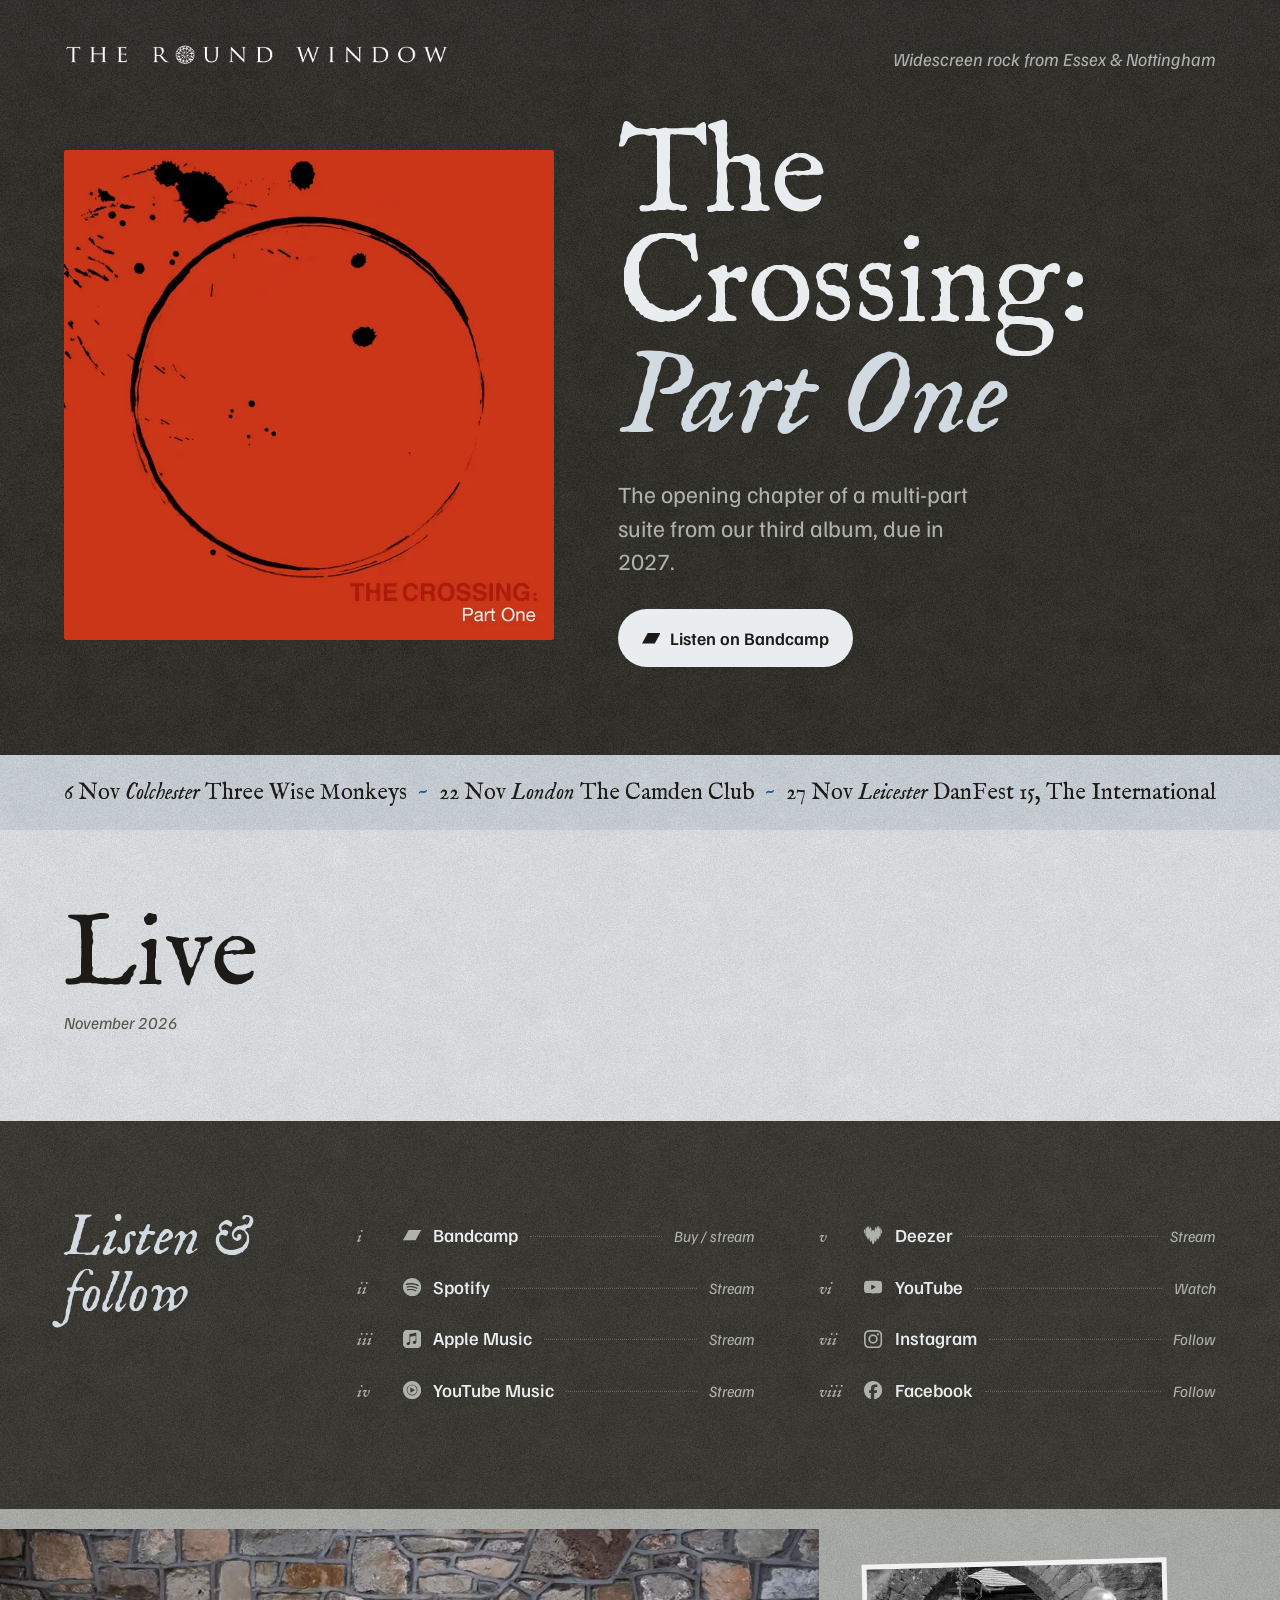
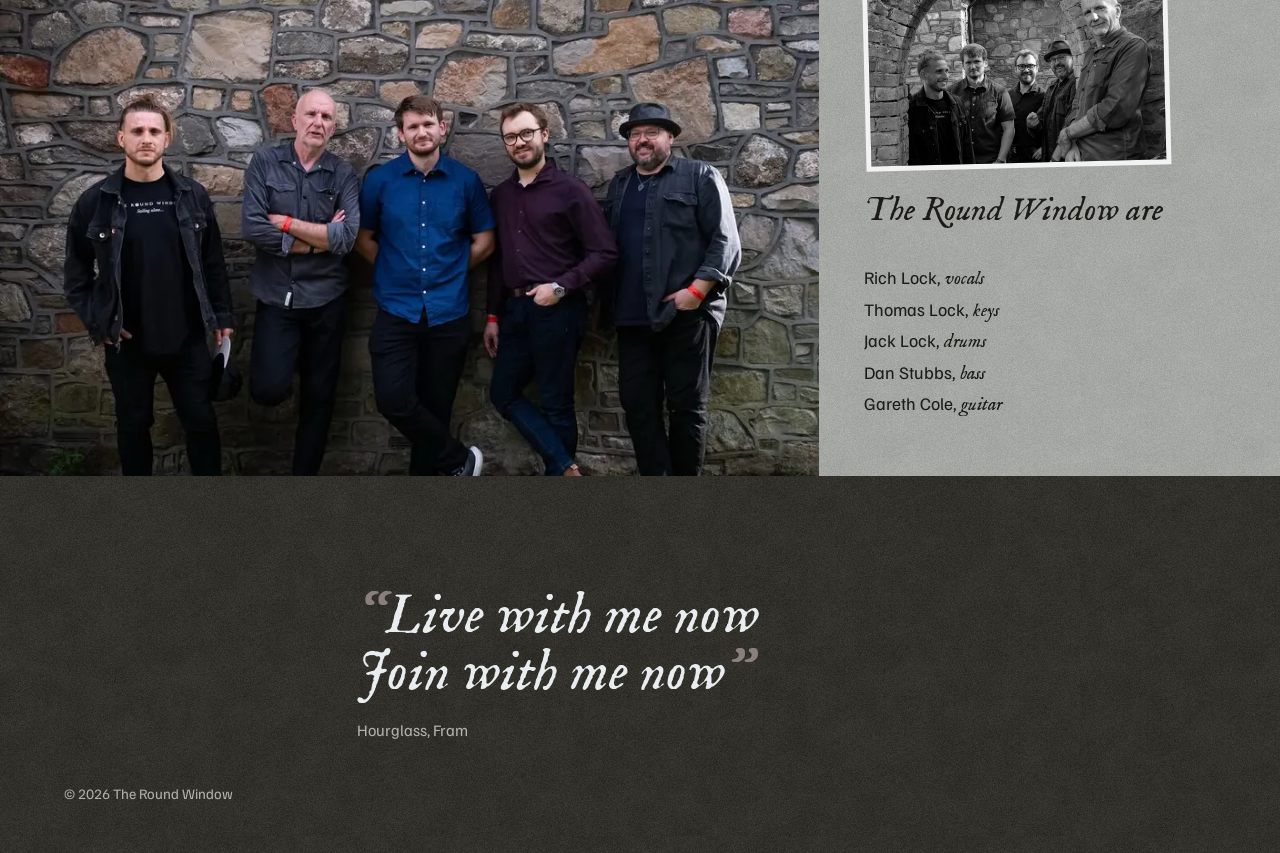
<file: v4/index.html>
<!doctype html>
<html lang="en-GB">
<head>
<meta charset="utf-8">
<meta name="viewport" content="width=device-width, initial-scale=1, viewport-fit=cover">
<title>The Round Window | Widescreen rock from Essex &amp; Nottingham</title>
<meta name="description" content="The Round Window, widescreen rock from Essex &amp; Nottingham. New single The Crossing: Part One out now. Live in Colchester, London and Leicester, November 2026.">
<meta name="theme-color" content="#201f19">
<link rel="icon" href="favicon.ico" sizes="any">
<link rel="icon" type="image/png" sizes="32x32" href="assets/img/favicon-32.png">
<link rel="apple-touch-icon" href="assets/img/apple-touch-icon.png">
<meta property="og:type" content="website">
<meta property="og:site_name" content="The Round Window">
<meta property="og:title" content="The Round Window">
<meta property="og:description" content="Widescreen rock from Essex &amp; Nottingham. New single The Crossing: Part One, out now. Live in Colchester, London and Leicester this November.">
<meta property="og:image" content="assets/img/og.jpg">
<meta property="og:image:width" content="1200">
<meta property="og:image:height" content="630">
<meta property="og:image:alt" content="The Round Window logo beside the red artwork for The Crossing: Part One">
<meta name="twitter:card" content="summary_large_image">
<meta name="twitter:site" content="@roundwindowuk">
<link rel="preload" href="assets/fonts/Fell.woff2" as="font" type="font/woff2" crossorigin>
<link rel="preload" href="assets/fonts/Familjen.woff2" as="font" type="font/woff2" crossorigin>
<link rel="stylesheet" href="style.css">
<script>document.documentElement.classList.add('js')</script>
</head>
<body>
<svg width="0" height="0" style="position:absolute" aria-hidden="true"><symbol id="i-youtube" viewBox="0 0 24 24"><path d="M23.498 6.186a3.016 3.016 0 0 0-2.122-2.136C19.505 3.545 12 3.545 12 3.545s-7.505 0-9.377.505A3.017 3.017 0 0 0 .502 6.186C0 8.07 0 12 0 12s0 3.93.502 5.814a3.016 3.016 0 0 0 2.122 2.136c1.871.505 9.376.505 9.376.505s7.505 0 9.377-.505a3.015 3.015 0 0 0 2.122-2.136C24 15.93 24 12 24 12s0-3.93-.502-5.814zM9.545 15.568V8.432L15.818 12l-6.273 3.568z"/></symbol><symbol id="i-facebook" viewBox="0 0 24 24"><path d="M9.101 23.691v-7.98H6.627v-3.667h2.474v-1.58c0-4.085 1.848-5.978 5.858-5.978.401 0 .955.042 1.468.103a8.68 8.68 0 0 1 1.141.195v3.325a8.623 8.623 0 0 0-.653-.036 26.805 26.805 0 0 0-.733-.009c-.707 0-1.259.096-1.675.309a1.686 1.686 0 0 0-.679.622c-.258.42-.374.995-.374 1.752v1.297h3.919l-.386 2.103-.287 1.564h-3.246v8.245C19.396 23.238 24 18.179 24 12.044c0-6.627-5.373-12-12-12s-12 5.373-12 12c0 5.628 3.874 10.35 9.101 11.647Z"/></symbol><symbol id="i-instagram" viewBox="0 0 24 24"><path d="M7.0301.084c-1.2768.0602-2.1487.264-2.911.5634-.7888.3075-1.4575.72-2.1228 1.3877-.6652.6677-1.075 1.3368-1.3802 2.127-.2954.7638-.4956 1.6365-.552 2.914-.0564 1.2775-.0689 1.6882-.0626 4.947.0062 3.2586.0206 3.6671.0825 4.9473.061 1.2765.264 2.1482.5635 2.9107.308.7889.72 1.4573 1.388 2.1228.6679.6655 1.3365 1.0743 2.1285 1.38.7632.295 1.6361.4961 2.9134.552 1.2773.056 1.6884.069 4.9462.0627 3.2578-.0062 3.668-.0207 4.9478-.0814 1.28-.0607 2.147-.2652 2.9098-.5633.7889-.3086 1.4578-.72 2.1228-1.3881.665-.6682 1.0745-1.3378 1.3795-2.1284.2957-.7632.4966-1.636.552-2.9124.056-1.2809.0692-1.6898.063-4.948-.0063-3.2583-.021-3.6668-.0817-4.9465-.0607-1.2797-.264-2.1487-.5633-2.9117-.3084-.7889-.72-1.4568-1.3876-2.1228C21.2982 1.33 20.628.9208 19.8378.6165 19.074.321 18.2017.1197 16.9244.0645 15.6471.0093 15.236-.005 11.977.0014 8.718.0076 8.31.0215 7.0301.0839m.1402 21.6932c-1.17-.0509-1.8053-.2453-2.2287-.408-.5606-.216-.96-.4771-1.3819-.895-.422-.4178-.6811-.8186-.9-1.378-.1644-.4234-.3624-1.058-.4171-2.228-.0595-1.2645-.072-1.6442-.079-4.848-.007-3.2037.0053-3.583.0607-4.848.05-1.169.2456-1.805.408-2.2282.216-.5613.4762-.96.895-1.3816.4188-.4217.8184-.6814 1.3783-.9003.423-.1651 1.0575-.3614 2.227-.4171 1.2655-.06 1.6447-.072 4.848-.079 3.2033-.007 3.5835.005 4.8495.0608 1.169.0508 1.8053.2445 2.228.408.5608.216.96.4754 1.3816.895.4217.4194.6816.8176.9005 1.3787.1653.4217.3617 1.056.4169 2.2263.0602 1.2655.0739 1.645.0796 4.848.0058 3.203-.0055 3.5834-.061 4.848-.051 1.17-.245 1.8055-.408 2.2294-.216.5604-.4763.96-.8954 1.3814-.419.4215-.8181.6811-1.3783.9-.4224.1649-1.0577.3617-2.2262.4174-1.2656.0595-1.6448.072-4.8493.079-3.2045.007-3.5825-.006-4.848-.0608M16.953 5.5864A1.44 1.44 0 1 0 18.39 4.144a1.44 1.44 0 0 0-1.437 1.4424M5.8385 12.012c.0067 3.4032 2.7706 6.1557 6.173 6.1493 3.4026-.0065 6.157-2.7701 6.1506-6.1733-.0065-3.4032-2.771-6.1565-6.174-6.1498-3.403.0067-6.156 2.771-6.1496 6.1738M8 12.0077a4 4 0 1 1 4.008 3.9921A3.9996 3.9996 0 0 1 8 12.0077"/></symbol><symbol id="i-bandcamp" viewBox="0 0 24 24"><path d="M0 18.75l7.437-13.5H24l-7.438 13.5H0z"/></symbol><symbol id="i-spotify" viewBox="0 0 24 24"><path d="M12 0C5.4 0 0 5.4 0 12s5.4 12 12 12 12-5.4 12-12S18.66 0 12 0zm5.521 17.34c-.24.359-.66.48-1.021.24-2.82-1.74-6.36-2.101-10.561-1.141-.418.122-.779-.179-.899-.539-.12-.421.18-.78.54-.9 4.56-1.021 8.52-.6 11.64 1.32.42.18.479.659.301 1.02zm1.44-3.3c-.301.42-.841.6-1.262.3-3.239-1.98-8.159-2.58-11.939-1.38-.479.12-1.02-.12-1.14-.6-.12-.48.12-1.021.6-1.141C9.6 9.9 15 10.561 18.72 12.84c.361.181.54.78.241 1.2zm.12-3.36C15.24 8.4 8.82 8.16 5.16 9.301c-.6.179-1.2-.181-1.38-.721-.18-.601.18-1.2.72-1.381 4.26-1.26 11.28-1.02 15.721 1.621.539.3.719 1.02.419 1.56-.299.421-1.02.599-1.559.3z"/></symbol><symbol id="i-applemusic" viewBox="0 0 24 24"><path d="M23.994 6.124a9.23 9.23 0 00-.24-2.19c-.317-1.31-1.062-2.31-2.18-3.043a5.022 5.022 0 00-1.877-.726 10.496 10.496 0 00-1.564-.15c-.04-.003-.083-.01-.124-.013H5.986c-.152.01-.303.017-.455.026-.747.043-1.49.123-2.193.4-1.336.53-2.3 1.452-2.865 2.78-.192.448-.292.925-.363 1.408-.056.392-.088.785-.1 1.18 0 .032-.007.062-.01.093v12.223c.01.14.017.283.027.424.05.815.154 1.624.497 2.373.65 1.42 1.738 2.353 3.234 2.801.42.127.856.187 1.293.228.555.053 1.11.06 1.667.06h11.03a12.5 12.5 0 001.57-.1c.822-.106 1.596-.35 2.295-.81a5.046 5.046 0 001.88-2.207c.186-.42.293-.87.37-1.324.113-.675.138-1.358.137-2.04-.002-3.8 0-7.595-.003-11.393zm-6.423 3.99v5.712c0 .417-.058.827-.244 1.206-.29.59-.76.962-1.388 1.14-.35.1-.706.157-1.07.173-.95.045-1.773-.6-1.943-1.536a1.88 1.88 0 011.038-2.022c.323-.16.67-.25 1.018-.324.378-.082.758-.153 1.134-.24.274-.063.457-.23.51-.516a.904.904 0 00.02-.193c0-1.815 0-3.63-.002-5.443a.725.725 0 00-.026-.185c-.04-.15-.15-.243-.304-.234-.16.01-.318.035-.475.066-.76.15-1.52.303-2.28.456l-2.325.47-1.374.278c-.016.003-.032.01-.048.013-.277.077-.377.203-.39.49-.002.042 0 .086 0 .13-.002 2.602 0 5.204-.003 7.805 0 .42-.047.836-.215 1.227-.278.64-.77 1.04-1.434 1.233-.35.1-.71.16-1.075.172-.96.036-1.755-.6-1.92-1.544-.14-.812.23-1.685 1.154-2.075.357-.15.73-.232 1.108-.31.287-.06.575-.116.86-.177.383-.083.583-.323.6-.714v-.15c0-2.96 0-5.922.002-8.882 0-.123.013-.25.042-.37.07-.285.273-.448.546-.518.255-.066.515-.112.774-.165.733-.15 1.466-.296 2.2-.444l2.27-.46c.67-.134 1.34-.27 2.01-.403.22-.043.442-.088.663-.106.31-.025.523.17.554.482.008.073.012.148.012.223.002 1.91.002 3.822 0 5.732z"/></symbol><symbol id="i-youtubemusic" viewBox="0 0 24 24"><path d="M12 0C5.376 0 0 5.376 0 12s5.376 12 12 12 12-5.376 12-12S18.624 0 12 0zm0 19.104c-3.924 0-7.104-3.18-7.104-7.104S8.076 4.896 12 4.896s7.104 3.18 7.104 7.104-3.18 7.104-7.104 7.104zm0-13.332c-3.432 0-6.228 2.796-6.228 6.228S8.568 18.228 12 18.228s6.228-2.796 6.228-6.228S15.432 5.772 12 5.772zM9.684 15.54V8.46L15.816 12l-6.132 3.54z"/></symbol><symbol id="i-deezer" viewBox="0 0 24 24"><path d="M.693 10.024c.381 0 .693-1.256.693-2.807 0-1.55-.312-2.807-.693-2.807C.312 4.41 0 5.666 0 7.217s.312 2.808.693 2.808ZM21.038 1.56c-.364 0-.684.805-.91 2.096C19.765 1.446 19.184 0 18.526 0c-.78 0-1.464 2.036-1.784 5-.312-2.158-.788-3.536-1.325-3.536-.745 0-1.386 2.704-1.62 6.472-.442-1.932-1.083-3.145-1.793-3.145s-1.35 1.213-1.793 3.145c-.242-3.76-.874-6.463-1.628-6.463-.537 0-1.013 1.378-1.325 3.535C6.938 2.036 6.262 0 5.474 0c-.658 0-1.247 1.447-1.602 3.665-.217-1.291-.546-2.105-.91-2.105-.675 0-1.221 2.807-1.221 6.272 0 3.466.546 6.273 1.221 6.273.277 0 .537-.476.736-1.273.32 2.928.996 4.938 1.776 4.938.606 0 1.143-1.204 1.507-3.11.251 3.622.875 6.195 1.602 6.195.46 0 .875-1.023 1.187-2.677C10.142 21.6 11 24 12.004 24c1.005 0 1.863-2.4 2.235-5.822.312 1.654.727 2.677 1.186 2.677.728 0 1.352-2.573 1.603-6.195.364 1.906.9 3.11 1.507 3.11.78 0 1.455-2.01 1.775-4.938.208.797.46 1.273.737 1.273.675 0 1.22-2.807 1.22-6.273-.008-3.457-.553-6.272-1.23-6.272ZM23.307 10.024c.381 0 .693-1.256.693-2.807 0-1.55-.312-2.807-.693-2.807-.381 0-.693 1.256-.693 2.807s.312 2.808.693 2.808Z"/></symbol></svg>
<a class="skip" href="#main">Skip to content</a>

<header class="mast">
  <h1 class="logo"><img src="assets/img/logo_white.png" width="2150" height="138" alt="The Round Window"></h1>
  <p class="tagline">Widescreen rock from Essex &amp; Nottingham</p>
</header>

<main id="main">
  <section class="hero" aria-labelledby="release-title">
    <a class="art" href="https://theroundwindow.bandcamp.com/track/the-crossing-part-one" aria-label="Listen to The Crossing: Part One on Bandcamp">
      <picture>
        <source type="image/webp" srcset="assets/img/crossing-700.webp 700w, assets/img/crossing-1200.webp 1200w" sizes="(min-width: 900px) 46vw, 100vw">
        <img src="assets/img/crossing-1200.jpg" width="1200" height="1200" alt="Cover of The Crossing: Part One: a ragged black ink circle and spatters on a red ground">
      </picture>
    </a>
    <div class="hero-text">
      <h2 id="release-title" class="title">The Crossing:<br><em>Part One</em></h2>
      <p class="blurb">The opening chapter of a multi-part suite from our third album, due in 2027.</p>
      <a class="cta" href="https://theroundwindow.bandcamp.com/track/the-crossing-part-one"><svg class="ico" aria-hidden="true"><use href="#i-bandcamp"/></svg>Listen on Bandcamp</a>
    </div>
  </section>

  <aside class="tourline" aria-label="Tour dates at a glance">
    <p><span class="stop">6 Nov <em>Colchester</em> Three Wise Monkeys</span> <span class="sep" aria-hidden="true">~</span> <span class="stop">22 Nov <em>London</em> The Camden Club</span> <span class="sep" aria-hidden="true">~</span> <span class="stop">27 Nov <em>Leicester</em> DanFest 15, The International</span></p>
  </aside>

  <section class="live" aria-labelledby="shows-title">
    <h2 id="shows-title">Live <span>November 2026</span></h2>
    <ol class="shows">
      <li><a href="https://threewisemonkeyscolchester.com/events/the-round-window-circu5/">
        <time datetime="2026-11-06T19:00"><span class="d">6</span><span class="m">Fri Nov</span></time>
        <span class="city">Colchester</span>
        <span class="venue">Three Wise Monkeys</span>
        <span class="with">with Circu5 · Doors 7pm</span>
        <span class="go">Tickets</span>
      </a></li>
      <li><a href="https://wegottickets.com/f/17069/">
        <time datetime="2026-11-22T13:00"><span class="d">22</span><span class="m">Sun Nov</span></time>
        <span class="city">London</span>
        <span class="venue">The Camden Club</span>
        <span class="with">Sunday lunch, with The Gift · Doors 1pm</span>
        <span class="go">Tickets</span>
      </a></li>
      <li><a href="https://www.gigantic.com/danfest-15-tickets/leicester-the-international/2026-11-27-18-30">
        <time datetime="2026-11-27T18:30"><span class="d">27</span><span class="m">Fri Nov</span></time>
        <span class="city">Leicester</span>
        <span class="venue">DanFest 15, The International</span>
        <span class="with">with Red Bazar and Grace Hayhurst · Doors 6.30pm</span>
        <span class="go">Tickets</span>
      </a></li>
    </ol>
  </section>

  <section class="listen" aria-labelledby="listen-title">
    <h2 id="listen-title">Listen &amp; follow</h2>
    <ol class="links">
      <li><a href="https://theroundwindow.bandcamp.com/"><span class="no">i</span><svg class="ico" aria-hidden="true"><use href="#i-bandcamp"/></svg><span class="n">Bandcamp</span><span class="dots" aria-hidden="true"></span><span class="v">Buy / stream</span></a></li>
      <li><a href="https://open.spotify.com/artist/0p4nBv8aLibaOKEymLGmUf"><span class="no">ii</span><svg class="ico" aria-hidden="true"><use href="#i-spotify"/></svg><span class="n">Spotify</span><span class="dots" aria-hidden="true"></span><span class="v">Stream</span></a></li>
      <li><a href="https://music.apple.com/gb/artist/the-round-window/1469787974"><span class="no">iii</span><svg class="ico" aria-hidden="true"><use href="#i-applemusic"/></svg><span class="n">Apple Music</span><span class="dots" aria-hidden="true"></span><span class="v">Stream</span></a></li>
      <li><a href="https://music.youtube.com/channel/UCebu2fDi7UHLMGpy3IFDuAw"><span class="no">iv</span><svg class="ico" aria-hidden="true"><use href="#i-youtubemusic"/></svg><span class="n">YouTube Music</span><span class="dots" aria-hidden="true"></span><span class="v">Stream</span></a></li>
      <li><a href="https://www.deezer.com/artist/68291272"><span class="no">v</span><svg class="ico" aria-hidden="true"><use href="#i-deezer"/></svg><span class="n">Deezer</span><span class="dots" aria-hidden="true"></span><span class="v">Stream</span></a></li>
      <li><a href="https://www.youtube.com/@theroundwindow4527"><span class="no">vi</span><svg class="ico" aria-hidden="true"><use href="#i-youtube"/></svg><span class="n">YouTube</span><span class="dots" aria-hidden="true"></span><span class="v">Watch</span></a></li>
      <li><a href="https://www.instagram.com/theroundwindowuk/"><span class="no">vii</span><svg class="ico" aria-hidden="true"><use href="#i-instagram"/></svg><span class="n">Instagram</span><span class="dots" aria-hidden="true"></span><span class="v">Follow</span></a></li>
      <li><a href="https://www.facebook.com/theroundwindow"><span class="no">viii</span><svg class="ico" aria-hidden="true"><use href="#i-facebook"/></svg><span class="n">Facebook</span><span class="dots" aria-hidden="true"></span><span class="v">Follow</span></a></li>
    </ol>
  </section>

  <section class="band" aria-label="The band">
    <figure class="photo">
      <picture>
        <source type="image/webp" srcset="assets/img/band-900.webp 900w, assets/img/band-1440.webp 1440w" sizes="(min-width:900px) 64vw, 100vw">
        <img src="assets/img/band-1440.jpg" width="1440" height="960" loading="lazy" decoding="async" alt="The Round Window, the five members standing against an old stone wall">
      </picture>
    </figure>
    <div class="notes">
      <img class="print" src="assets/img/band-c.jpg" width="960" height="640" loading="lazy" decoding="async" alt="The five members of The Round Window under a brick archway">
      <p class="credit-h">The Round Window are</p>
      <ul class="credit"><li>Rich Lock, <i>vocals</i></li><li>Thomas Lock, <i>keys</i></li><li>Jack Lock, <i>drums</i></li><li>Dan Stubbs, <i>bass</i></li><li>Gareth Cole, <i>guitar</i></li></ul>
    </div>
  </section>
</main>

<footer class="foot">
  <figure class="lyric" hidden><blockquote><p></p></blockquote><figcaption><cite></cite></figcaption></figure>
  <p class="copy">&copy; 2026 The Round Window</p>
</footer>
<script src="main.js" defer></script>
</body>
</html>
</file>
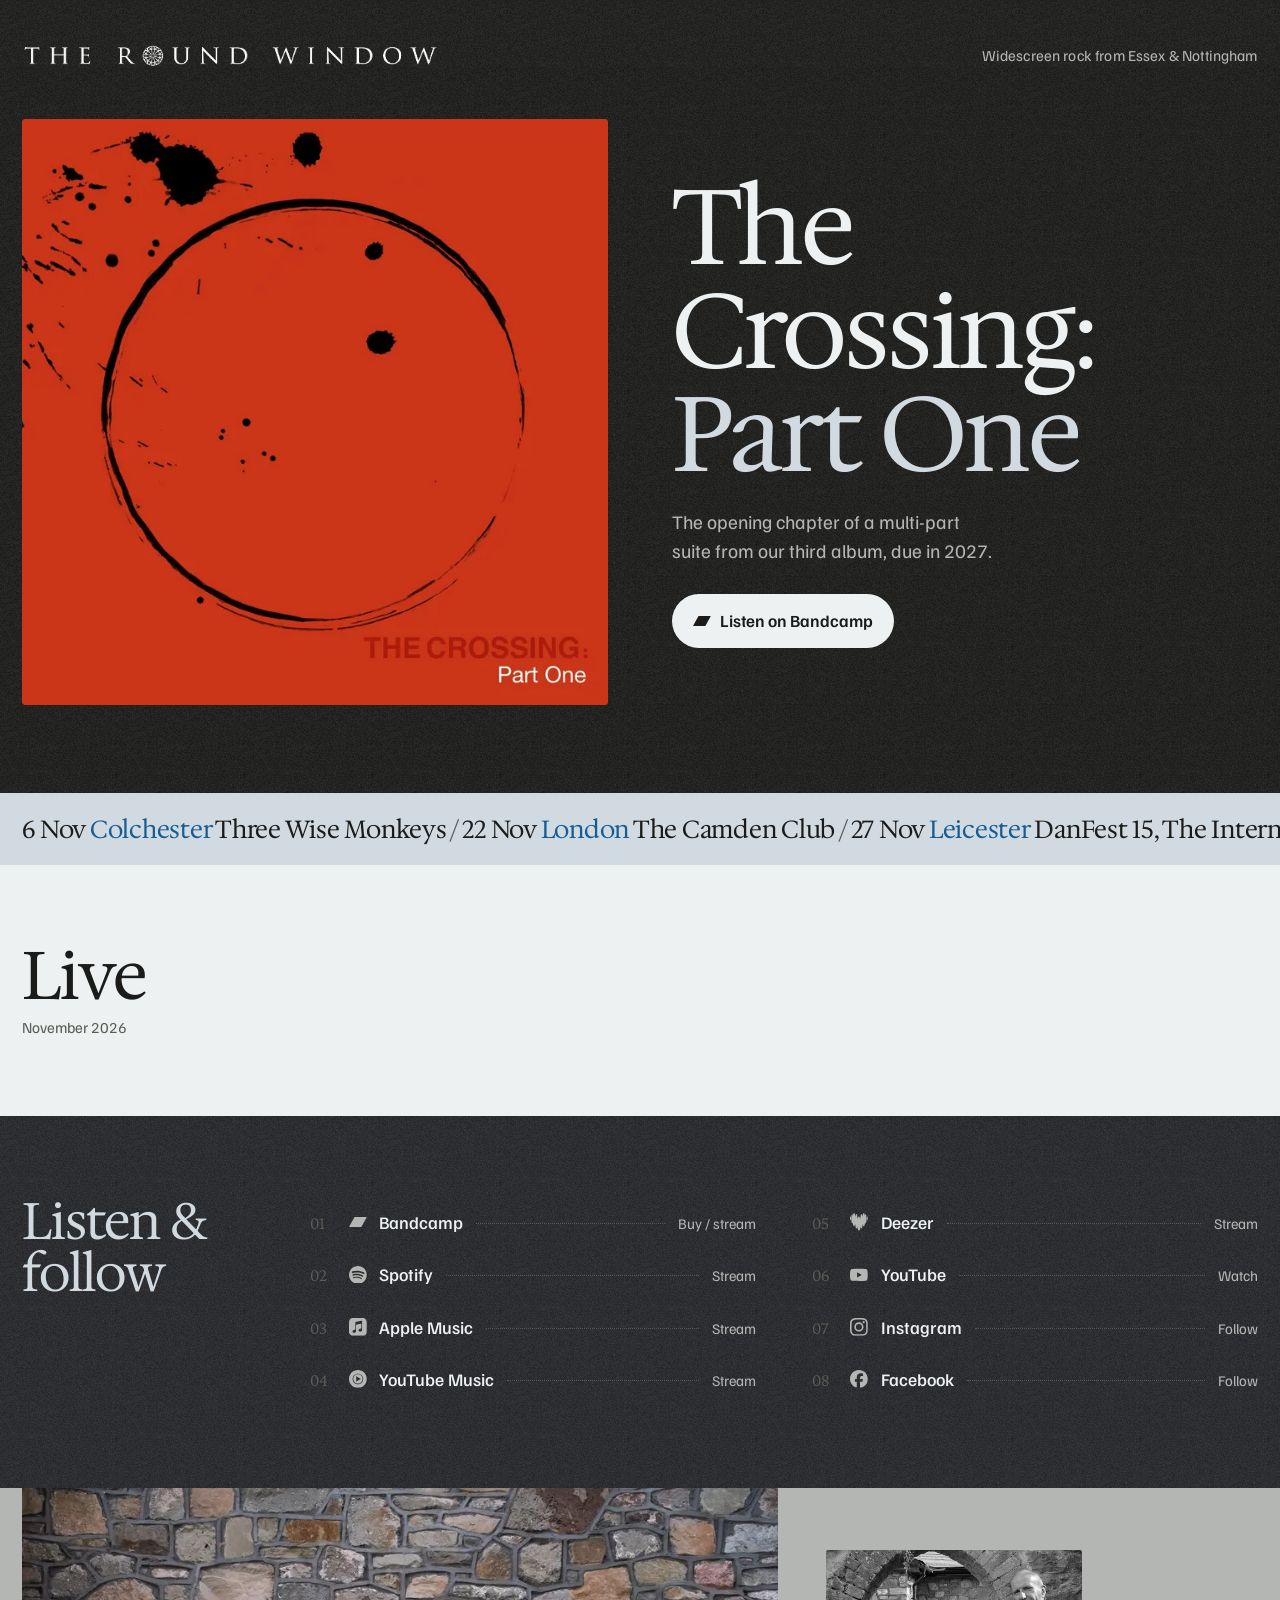
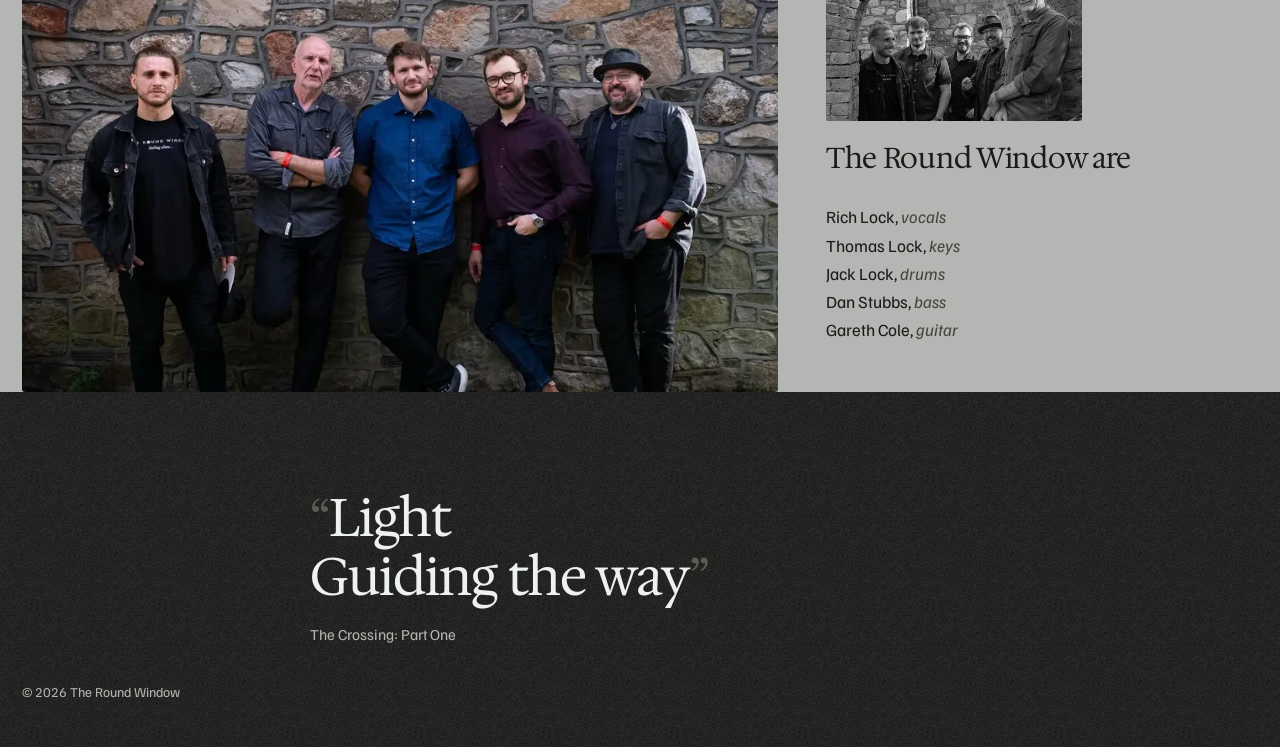
<file: v5/index.html>
<!doctype html>
<html lang="en-GB">
<head>
<meta charset="utf-8">
<meta name="viewport" content="width=device-width, initial-scale=1, viewport-fit=cover">
<title>The Round Window | Widescreen rock from Essex &amp; Nottingham</title>
<meta name="description" content="The Round Window, widescreen rock from Essex &amp; Nottingham. New single The Crossing: Part One out now. Live in Colchester, London and Leicester, November 2026.">
<meta name="theme-color" content="#1d1e1b">
<link rel="icon" href="favicon.ico" sizes="any">
<link rel="icon" type="image/png" sizes="32x32" href="assets/img/favicon-32.png">
<link rel="apple-touch-icon" href="assets/img/apple-touch-icon.png">
<meta property="og:type" content="website">
<meta property="og:site_name" content="The Round Window">
<meta property="og:title" content="The Round Window">
<meta property="og:description" content="Widescreen rock from Essex &amp; Nottingham. New single The Crossing: Part One, out now. Live in Colchester, London and Leicester this November.">
<meta property="og:image" content="assets/img/og.jpg">
<meta property="og:image:width" content="1200">
<meta property="og:image:height" content="630">
<meta property="og:image:alt" content="The Round Window logo beside the red artwork for The Crossing: Part One">
<meta name="twitter:card" content="summary_large_image">
<meta name="twitter:site" content="@roundwindowuk">
<link rel="preload" href="assets/fonts/Hedvig.woff2" as="font" type="font/woff2" crossorigin>
<link rel="preload" href="assets/fonts/Familjen.woff2" as="font" type="font/woff2" crossorigin>
<link rel="stylesheet" href="style.css">
<script>document.documentElement.classList.add('js')</script>
</head>
<body>
<svg width="0" height="0" style="position:absolute" aria-hidden="true"><symbol id="i-youtube" viewBox="0 0 24 24"><path d="M23.498 6.186a3.016 3.016 0 0 0-2.122-2.136C19.505 3.545 12 3.545 12 3.545s-7.505 0-9.377.505A3.017 3.017 0 0 0 .502 6.186C0 8.07 0 12 0 12s0 3.93.502 5.814a3.016 3.016 0 0 0 2.122 2.136c1.871.505 9.376.505 9.376.505s7.505 0 9.377-.505a3.015 3.015 0 0 0 2.122-2.136C24 15.93 24 12 24 12s0-3.93-.502-5.814zM9.545 15.568V8.432L15.818 12l-6.273 3.568z"/></symbol><symbol id="i-facebook" viewBox="0 0 24 24"><path d="M9.101 23.691v-7.98H6.627v-3.667h2.474v-1.58c0-4.085 1.848-5.978 5.858-5.978.401 0 .955.042 1.468.103a8.68 8.68 0 0 1 1.141.195v3.325a8.623 8.623 0 0 0-.653-.036 26.805 26.805 0 0 0-.733-.009c-.707 0-1.259.096-1.675.309a1.686 1.686 0 0 0-.679.622c-.258.42-.374.995-.374 1.752v1.297h3.919l-.386 2.103-.287 1.564h-3.246v8.245C19.396 23.238 24 18.179 24 12.044c0-6.627-5.373-12-12-12s-12 5.373-12 12c0 5.628 3.874 10.35 9.101 11.647Z"/></symbol><symbol id="i-instagram" viewBox="0 0 24 24"><path d="M7.0301.084c-1.2768.0602-2.1487.264-2.911.5634-.7888.3075-1.4575.72-2.1228 1.3877-.6652.6677-1.075 1.3368-1.3802 2.127-.2954.7638-.4956 1.6365-.552 2.914-.0564 1.2775-.0689 1.6882-.0626 4.947.0062 3.2586.0206 3.6671.0825 4.9473.061 1.2765.264 2.1482.5635 2.9107.308.7889.72 1.4573 1.388 2.1228.6679.6655 1.3365 1.0743 2.1285 1.38.7632.295 1.6361.4961 2.9134.552 1.2773.056 1.6884.069 4.9462.0627 3.2578-.0062 3.668-.0207 4.9478-.0814 1.28-.0607 2.147-.2652 2.9098-.5633.7889-.3086 1.4578-.72 2.1228-1.3881.665-.6682 1.0745-1.3378 1.3795-2.1284.2957-.7632.4966-1.636.552-2.9124.056-1.2809.0692-1.6898.063-4.948-.0063-3.2583-.021-3.6668-.0817-4.9465-.0607-1.2797-.264-2.1487-.5633-2.9117-.3084-.7889-.72-1.4568-1.3876-2.1228C21.2982 1.33 20.628.9208 19.8378.6165 19.074.321 18.2017.1197 16.9244.0645 15.6471.0093 15.236-.005 11.977.0014 8.718.0076 8.31.0215 7.0301.0839m.1402 21.6932c-1.17-.0509-1.8053-.2453-2.2287-.408-.5606-.216-.96-.4771-1.3819-.895-.422-.4178-.6811-.8186-.9-1.378-.1644-.4234-.3624-1.058-.4171-2.228-.0595-1.2645-.072-1.6442-.079-4.848-.007-3.2037.0053-3.583.0607-4.848.05-1.169.2456-1.805.408-2.2282.216-.5613.4762-.96.895-1.3816.4188-.4217.8184-.6814 1.3783-.9003.423-.1651 1.0575-.3614 2.227-.4171 1.2655-.06 1.6447-.072 4.848-.079 3.2033-.007 3.5835.005 4.8495.0608 1.169.0508 1.8053.2445 2.228.408.5608.216.96.4754 1.3816.895.4217.4194.6816.8176.9005 1.3787.1653.4217.3617 1.056.4169 2.2263.0602 1.2655.0739 1.645.0796 4.848.0058 3.203-.0055 3.5834-.061 4.848-.051 1.17-.245 1.8055-.408 2.2294-.216.5604-.4763.96-.8954 1.3814-.419.4215-.8181.6811-1.3783.9-.4224.1649-1.0577.3617-2.2262.4174-1.2656.0595-1.6448.072-4.8493.079-3.2045.007-3.5825-.006-4.848-.0608M16.953 5.5864A1.44 1.44 0 1 0 18.39 4.144a1.44 1.44 0 0 0-1.437 1.4424M5.8385 12.012c.0067 3.4032 2.7706 6.1557 6.173 6.1493 3.4026-.0065 6.157-2.7701 6.1506-6.1733-.0065-3.4032-2.771-6.1565-6.174-6.1498-3.403.0067-6.156 2.771-6.1496 6.1738M8 12.0077a4 4 0 1 1 4.008 3.9921A3.9996 3.9996 0 0 1 8 12.0077"/></symbol><symbol id="i-bandcamp" viewBox="0 0 24 24"><path d="M0 18.75l7.437-13.5H24l-7.438 13.5H0z"/></symbol><symbol id="i-spotify" viewBox="0 0 24 24"><path d="M12 0C5.4 0 0 5.4 0 12s5.4 12 12 12 12-5.4 12-12S18.66 0 12 0zm5.521 17.34c-.24.359-.66.48-1.021.24-2.82-1.74-6.36-2.101-10.561-1.141-.418.122-.779-.179-.899-.539-.12-.421.18-.78.54-.9 4.56-1.021 8.52-.6 11.64 1.32.42.18.479.659.301 1.02zm1.44-3.3c-.301.42-.841.6-1.262.3-3.239-1.98-8.159-2.58-11.939-1.38-.479.12-1.02-.12-1.14-.6-.12-.48.12-1.021.6-1.141C9.6 9.9 15 10.561 18.72 12.84c.361.181.54.78.241 1.2zm.12-3.36C15.24 8.4 8.82 8.16 5.16 9.301c-.6.179-1.2-.181-1.38-.721-.18-.601.18-1.2.72-1.381 4.26-1.26 11.28-1.02 15.721 1.621.539.3.719 1.02.419 1.56-.299.421-1.02.599-1.559.3z"/></symbol><symbol id="i-applemusic" viewBox="0 0 24 24"><path d="M23.994 6.124a9.23 9.23 0 00-.24-2.19c-.317-1.31-1.062-2.31-2.18-3.043a5.022 5.022 0 00-1.877-.726 10.496 10.496 0 00-1.564-.15c-.04-.003-.083-.01-.124-.013H5.986c-.152.01-.303.017-.455.026-.747.043-1.49.123-2.193.4-1.336.53-2.3 1.452-2.865 2.78-.192.448-.292.925-.363 1.408-.056.392-.088.785-.1 1.18 0 .032-.007.062-.01.093v12.223c.01.14.017.283.027.424.05.815.154 1.624.497 2.373.65 1.42 1.738 2.353 3.234 2.801.42.127.856.187 1.293.228.555.053 1.11.06 1.667.06h11.03a12.5 12.5 0 001.57-.1c.822-.106 1.596-.35 2.295-.81a5.046 5.046 0 001.88-2.207c.186-.42.293-.87.37-1.324.113-.675.138-1.358.137-2.04-.002-3.8 0-7.595-.003-11.393zm-6.423 3.99v5.712c0 .417-.058.827-.244 1.206-.29.59-.76.962-1.388 1.14-.35.1-.706.157-1.07.173-.95.045-1.773-.6-1.943-1.536a1.88 1.88 0 011.038-2.022c.323-.16.67-.25 1.018-.324.378-.082.758-.153 1.134-.24.274-.063.457-.23.51-.516a.904.904 0 00.02-.193c0-1.815 0-3.63-.002-5.443a.725.725 0 00-.026-.185c-.04-.15-.15-.243-.304-.234-.16.01-.318.035-.475.066-.76.15-1.52.303-2.28.456l-2.325.47-1.374.278c-.016.003-.032.01-.048.013-.277.077-.377.203-.39.49-.002.042 0 .086 0 .13-.002 2.602 0 5.204-.003 7.805 0 .42-.047.836-.215 1.227-.278.64-.77 1.04-1.434 1.233-.35.1-.71.16-1.075.172-.96.036-1.755-.6-1.92-1.544-.14-.812.23-1.685 1.154-2.075.357-.15.73-.232 1.108-.31.287-.06.575-.116.86-.177.383-.083.583-.323.6-.714v-.15c0-2.96 0-5.922.002-8.882 0-.123.013-.25.042-.37.07-.285.273-.448.546-.518.255-.066.515-.112.774-.165.733-.15 1.466-.296 2.2-.444l2.27-.46c.67-.134 1.34-.27 2.01-.403.22-.043.442-.088.663-.106.31-.025.523.17.554.482.008.073.012.148.012.223.002 1.91.002 3.822 0 5.732z"/></symbol><symbol id="i-youtubemusic" viewBox="0 0 24 24"><path d="M12 0C5.376 0 0 5.376 0 12s5.376 12 12 12 12-5.376 12-12S18.624 0 12 0zm0 19.104c-3.924 0-7.104-3.18-7.104-7.104S8.076 4.896 12 4.896s7.104 3.18 7.104 7.104-3.18 7.104-7.104 7.104zm0-13.332c-3.432 0-6.228 2.796-6.228 6.228S8.568 18.228 12 18.228s6.228-2.796 6.228-6.228S15.432 5.772 12 5.772zM9.684 15.54V8.46L15.816 12l-6.132 3.54z"/></symbol><symbol id="i-deezer" viewBox="0 0 24 24"><path d="M.693 10.024c.381 0 .693-1.256.693-2.807 0-1.55-.312-2.807-.693-2.807C.312 4.41 0 5.666 0 7.217s.312 2.808.693 2.808ZM21.038 1.56c-.364 0-.684.805-.91 2.096C19.765 1.446 19.184 0 18.526 0c-.78 0-1.464 2.036-1.784 5-.312-2.158-.788-3.536-1.325-3.536-.745 0-1.386 2.704-1.62 6.472-.442-1.932-1.083-3.145-1.793-3.145s-1.35 1.213-1.793 3.145c-.242-3.76-.874-6.463-1.628-6.463-.537 0-1.013 1.378-1.325 3.535C6.938 2.036 6.262 0 5.474 0c-.658 0-1.247 1.447-1.602 3.665-.217-1.291-.546-2.105-.91-2.105-.675 0-1.221 2.807-1.221 6.272 0 3.466.546 6.273 1.221 6.273.277 0 .537-.476.736-1.273.32 2.928.996 4.938 1.776 4.938.606 0 1.143-1.204 1.507-3.11.251 3.622.875 6.195 1.602 6.195.46 0 .875-1.023 1.187-2.677C10.142 21.6 11 24 12.004 24c1.005 0 1.863-2.4 2.235-5.822.312 1.654.727 2.677 1.186 2.677.728 0 1.352-2.573 1.603-6.195.364 1.906.9 3.11 1.507 3.11.78 0 1.455-2.01 1.775-4.938.208.797.46 1.273.737 1.273.675 0 1.22-2.807 1.22-6.273-.008-3.457-.553-6.272-1.23-6.272ZM23.307 10.024c.381 0 .693-1.256.693-2.807 0-1.55-.312-2.807-.693-2.807-.381 0-.693 1.256-.693 2.807s.312 2.808.693 2.808Z"/></symbol></svg>
<a class="skip" href="#main">Skip to content</a>

<header class="mast">
  <h1 class="logo"><img src="assets/img/logo_white.png" width="2150" height="138" alt="The Round Window"></h1>
  <p class="tagline r" style="--i:1">Widescreen rock from Essex &amp; Nottingham</p>
</header>

<main id="main">
  <section class="hero" aria-labelledby="release-title">
    <a class="art r" style="--i:2" href="https://theroundwindow.bandcamp.com/track/the-crossing-part-one" aria-label="Listen to The Crossing: Part One on Bandcamp">
      <picture>
        <source type="image/webp" srcset="assets/img/crossing-700.webp 700w, assets/img/crossing-1200.webp 1200w" sizes="(min-width: 900px) 46vw, 100vw">
        <img src="assets/img/crossing-1200.jpg" width="1200" height="1200" alt="Cover of The Crossing: Part One: a ragged black ink circle and spatters on a red ground">
      </picture>
    </a>
    <div class="hero-text">
      <h2 id="release-title" class="title r" style="--i:3">The Crossing:<br><em>Part One</em></h2>
      <p class="blurb r" style="--i:4">The opening chapter of a multi-part suite from our third album, due in 2027.</p>
      <a class="cta r" style="--i:5" href="https://theroundwindow.bandcamp.com/track/the-crossing-part-one"><svg class="ico" aria-hidden="true"><use href="#i-bandcamp"/></svg>Listen on Bandcamp</a>
    </div>
  </section>

  <aside class="tourline r" style="--i:6" aria-label="Tour dates at a glance">
    <p><span class="stop">6 Nov <em>Colchester</em> Three Wise Monkeys</span> <span class="sep" aria-hidden="true">/</span> <span class="stop">22 Nov <em>London</em> The Camden Club</span> <span class="sep" aria-hidden="true">/</span> <span class="stop">27 Nov <em>Leicester</em> DanFest 15, The International</span></p>
  </aside>

  <section class="live io" aria-labelledby="shows-title">
    <h2 id="shows-title" class="s" style="--i:0">Live <span>November 2026</span></h2>
    <ol class="shows">
      <li class="s" style="--i:1"><a href="https://threewisemonkeyscolchester.com/events/the-round-window-circu5/">
        <time datetime="2026-11-06T19:00"><span class="d">6</span><span class="m">Fri Nov</span></time>
        <span class="city">Colchester</span>
        <span class="venue">Three Wise Monkeys</span>
        <span class="with">with Circu5 · Doors 7pm</span>
        <span class="go">Tickets</span>
      </a></li>
      <li class="s" style="--i:2"><a href="https://wegottickets.com/f/17069/">
        <time datetime="2026-11-22T13:00"><span class="d">22</span><span class="m">Sun Nov</span></time>
        <span class="city">London</span>
        <span class="venue">The Camden Club</span>
        <span class="with">Sunday lunch, with The Gift · Doors 1pm</span>
        <span class="go">Tickets</span>
      </a></li>
      <li class="s" style="--i:3"><a href="https://www.gigantic.com/danfest-15-tickets/leicester-the-international/2026-11-27-18-30">
        <time datetime="2026-11-27T18:30"><span class="d">27</span><span class="m">Fri Nov</span></time>
        <span class="city">Leicester</span>
        <span class="venue">DanFest 15, The International</span>
        <span class="with">with Red Bazar and Grace Hayhurst · Doors 6.30pm</span>
        <span class="go">Tickets</span>
      </a></li>
    </ol>
  </section>

  <section class="listen io" aria-labelledby="listen-title">
    <h2 id="listen-title" class="s" style="--i:0">Listen &amp; follow</h2>
    <ol class="links">
      <li class="s" style="--i:1"><a href="https://theroundwindow.bandcamp.com/"><span class="no">01</span><svg class="ico" aria-hidden="true"><use href="#i-bandcamp"/></svg><span class="n">Bandcamp</span><span class="dots" aria-hidden="true"></span><span class="v">Buy / stream</span></a></li>
      <li class="s" style="--i:2"><a href="https://open.spotify.com/artist/0p4nBv8aLibaOKEymLGmUf"><span class="no">02</span><svg class="ico" aria-hidden="true"><use href="#i-spotify"/></svg><span class="n">Spotify</span><span class="dots" aria-hidden="true"></span><span class="v">Stream</span></a></li>
      <li class="s" style="--i:3"><a href="https://music.apple.com/gb/artist/the-round-window/1469787974"><span class="no">03</span><svg class="ico" aria-hidden="true"><use href="#i-applemusic"/></svg><span class="n">Apple Music</span><span class="dots" aria-hidden="true"></span><span class="v">Stream</span></a></li>
      <li class="s" style="--i:4"><a href="https://music.youtube.com/channel/UCebu2fDi7UHLMGpy3IFDuAw"><span class="no">04</span><svg class="ico" aria-hidden="true"><use href="#i-youtubemusic"/></svg><span class="n">YouTube Music</span><span class="dots" aria-hidden="true"></span><span class="v">Stream</span></a></li>
      <li class="s" style="--i:5"><a href="https://www.deezer.com/artist/68291272"><span class="no">05</span><svg class="ico" aria-hidden="true"><use href="#i-deezer"/></svg><span class="n">Deezer</span><span class="dots" aria-hidden="true"></span><span class="v">Stream</span></a></li>
      <li class="s" style="--i:6"><a href="https://www.youtube.com/@theroundwindow4527"><span class="no">06</span><svg class="ico" aria-hidden="true"><use href="#i-youtube"/></svg><span class="n">YouTube</span><span class="dots" aria-hidden="true"></span><span class="v">Watch</span></a></li>
      <li class="s" style="--i:7"><a href="https://www.instagram.com/theroundwindowuk/"><span class="no">07</span><svg class="ico" aria-hidden="true"><use href="#i-instagram"/></svg><span class="n">Instagram</span><span class="dots" aria-hidden="true"></span><span class="v">Follow</span></a></li>
      <li class="s" style="--i:8"><a href="https://www.facebook.com/theroundwindow"><span class="no">08</span><svg class="ico" aria-hidden="true"><use href="#i-facebook"/></svg><span class="n">Facebook</span><span class="dots" aria-hidden="true"></span><span class="v">Follow</span></a></li>
    </ol>
  </section>

  <section class="band io" aria-label="The band">
    <figure class="photo s" style="--i:0">
      <picture>
        <source type="image/webp" srcset="assets/img/band-900.webp 900w, assets/img/band-1440.webp 1440w" sizes="(min-width:900px) 64vw, 100vw">
        <img src="assets/img/band-1440.jpg" width="1440" height="960" loading="lazy" decoding="async" alt="The Round Window, the five members standing against an old stone wall">
      </picture>
    </figure>
    <div class="notes s" style="--i:3">
      <img class="print" src="assets/img/band-c.jpg" width="960" height="640" loading="lazy" decoding="async" alt="The five members of The Round Window under a brick archway">
      <p class="credit-h">The Round Window are</p>
      <ul class="credit"><li>Rich Lock, <i>vocals</i></li><li>Thomas Lock, <i>keys</i></li><li>Jack Lock, <i>drums</i></li><li>Dan Stubbs, <i>bass</i></li><li>Gareth Cole, <i>guitar</i></li></ul>
    </div>
  </section>
</main>

<footer class="foot io">
  <figure class="lyric s" style="--i:0" hidden><blockquote><p></p></blockquote><figcaption><cite></cite></figcaption></figure>
  <p class="copy">&copy; 2026 The Round Window</p>
</footer>
<script src="main.js" defer></script>
</body>
</html>
</file>
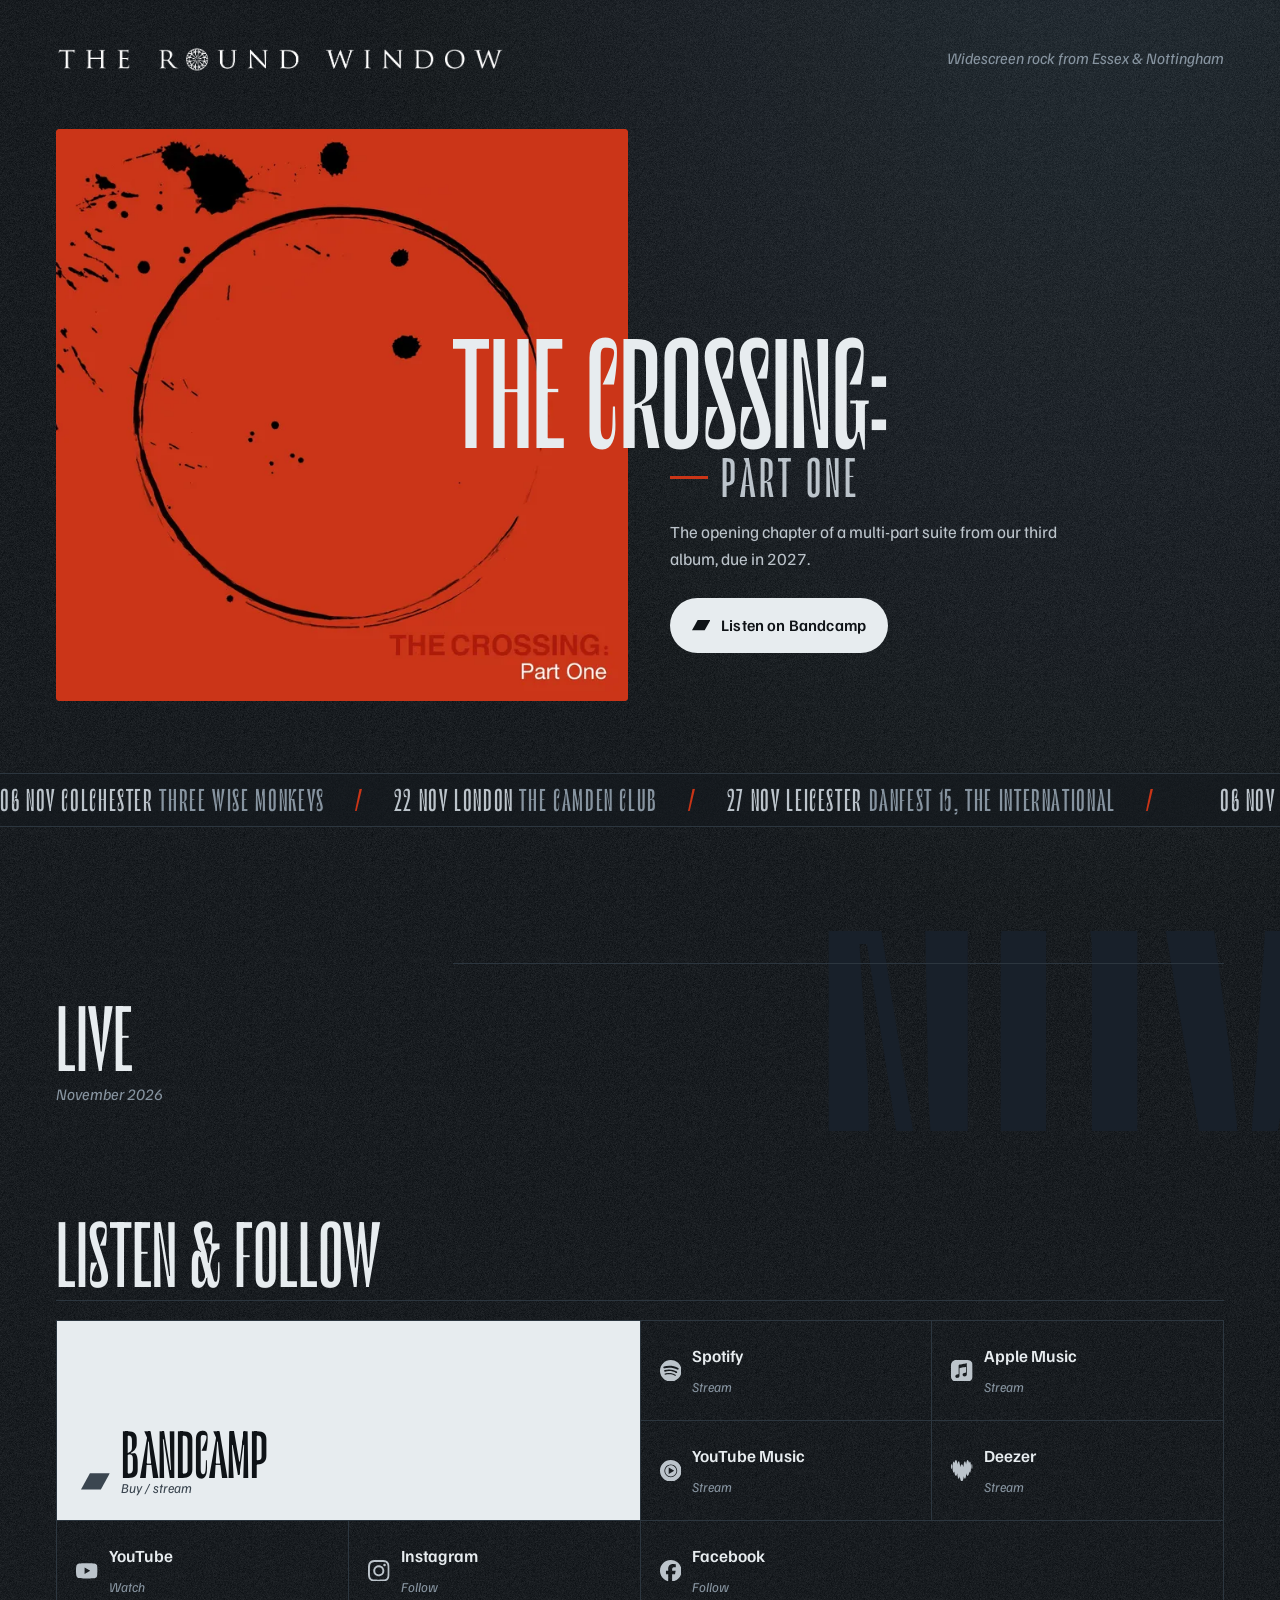
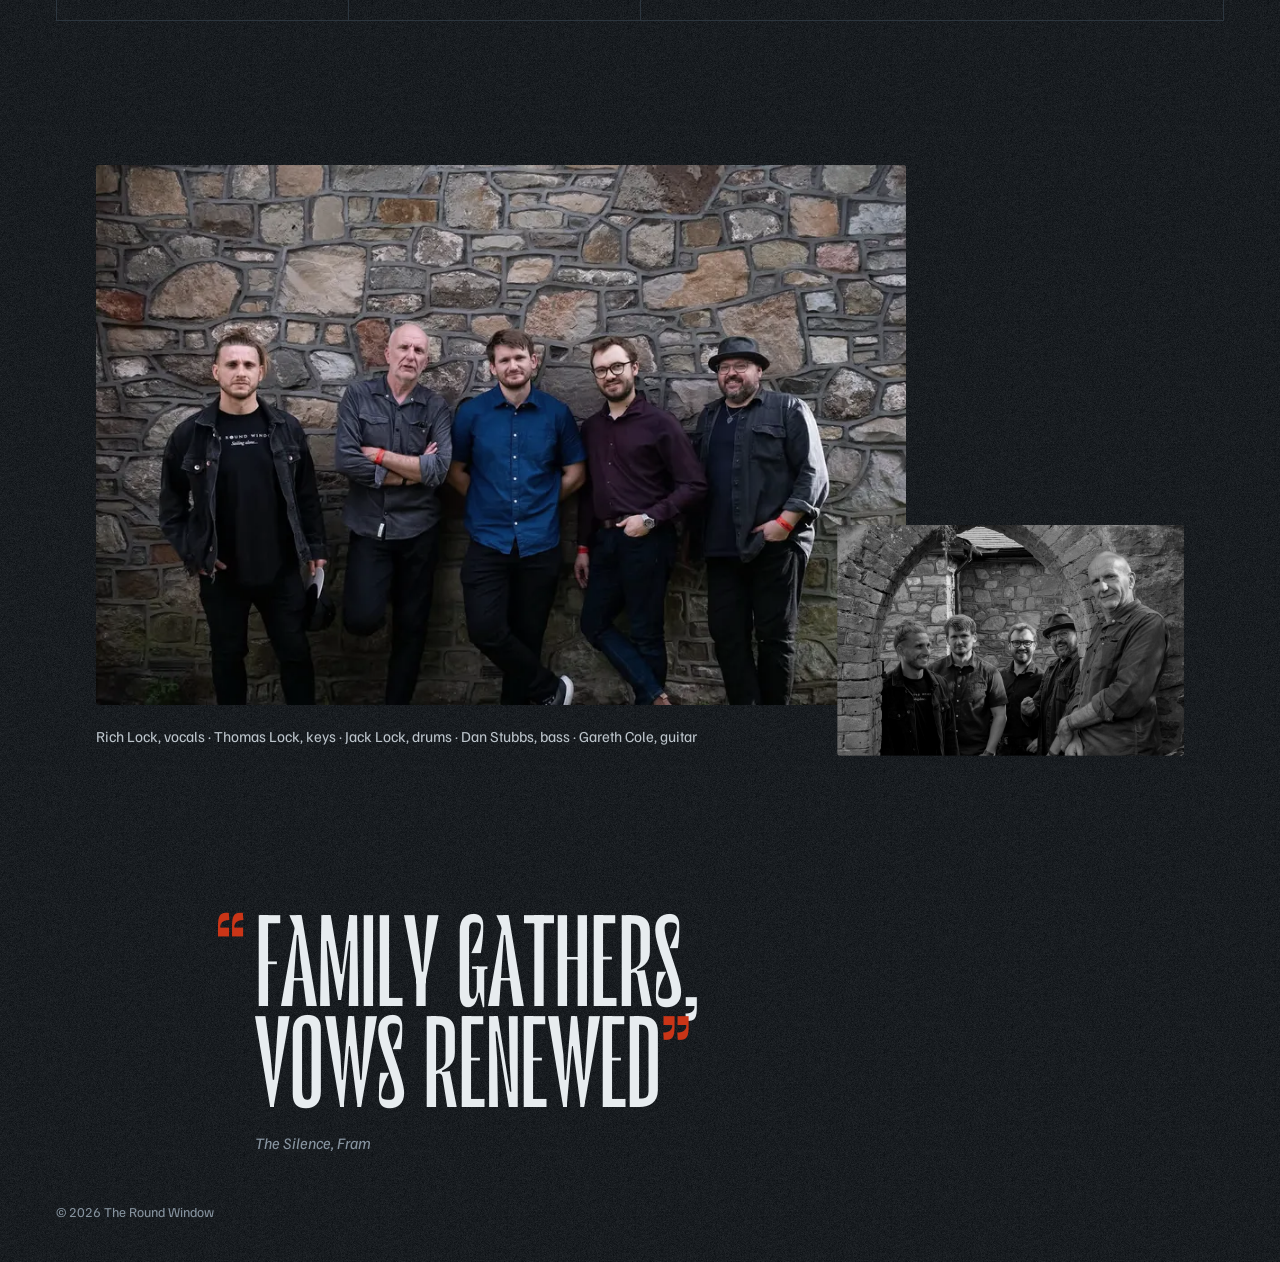
<file: v6/index.html>
<!doctype html>
<html lang="en-GB">
<head>
<meta charset="utf-8">
<meta name="viewport" content="width=device-width, initial-scale=1, viewport-fit=cover">
<title>The Round Window | Widescreen rock from Essex &amp; Nottingham</title>
<meta name="description" content="The Round Window, widescreen rock from Essex &amp; Nottingham. New single The Crossing: Part One out now. Live in Colchester, London and Leicester, November 2026.">
<meta name="theme-color" content="#0f1317">
<link rel="icon" href="favicon.ico" sizes="any">
<link rel="icon" type="image/png" sizes="32x32" href="assets/img/favicon-32.png">
<link rel="apple-touch-icon" href="assets/img/apple-touch-icon.png">
<meta property="og:type" content="website">
<meta property="og:site_name" content="The Round Window">
<meta property="og:title" content="The Round Window">
<meta property="og:description" content="Widescreen rock from Essex &amp; Nottingham. New single The Crossing: Part One, out now. Live in Colchester, London and Leicester this November.">
<meta property="og:image" content="assets/img/og.jpg">
<meta property="og:image:width" content="1200">
<meta property="og:image:height" content="630">
<meta property="og:image:alt" content="The Round Window logo beside the red artwork for The Crossing: Part One">
<meta name="twitter:card" content="summary_large_image">
<meta name="twitter:site" content="@roundwindowuk">
<link rel="preload" href="assets/fonts/LeMurmure.woff2" as="font" type="font/woff2" crossorigin>
<link rel="preload" href="assets/fonts/Familjen.woff2" as="font" type="font/woff2" crossorigin>
<link rel="stylesheet" href="style.css">
<script>document.documentElement.classList.add('js')</script>
</head>
<body>
<svg width="0" height="0" style="position:absolute" aria-hidden="true"><symbol id="i-youtube" viewBox="0 0 24 24"><path d="M23.498 6.186a3.016 3.016 0 0 0-2.122-2.136C19.505 3.545 12 3.545 12 3.545s-7.505 0-9.377.505A3.017 3.017 0 0 0 .502 6.186C0 8.07 0 12 0 12s0 3.93.502 5.814a3.016 3.016 0 0 0 2.122 2.136c1.871.505 9.376.505 9.376.505s7.505 0 9.377-.505a3.015 3.015 0 0 0 2.122-2.136C24 15.93 24 12 24 12s0-3.93-.502-5.814zM9.545 15.568V8.432L15.818 12l-6.273 3.568z"/></symbol><symbol id="i-facebook" viewBox="0 0 24 24"><path d="M9.101 23.691v-7.98H6.627v-3.667h2.474v-1.58c0-4.085 1.848-5.978 5.858-5.978.401 0 .955.042 1.468.103a8.68 8.68 0 0 1 1.141.195v3.325a8.623 8.623 0 0 0-.653-.036 26.805 26.805 0 0 0-.733-.009c-.707 0-1.259.096-1.675.309a1.686 1.686 0 0 0-.679.622c-.258.42-.374.995-.374 1.752v1.297h3.919l-.386 2.103-.287 1.564h-3.246v8.245C19.396 23.238 24 18.179 24 12.044c0-6.627-5.373-12-12-12s-12 5.373-12 12c0 5.628 3.874 10.35 9.101 11.647Z"/></symbol><symbol id="i-instagram" viewBox="0 0 24 24"><path d="M7.0301.084c-1.2768.0602-2.1487.264-2.911.5634-.7888.3075-1.4575.72-2.1228 1.3877-.6652.6677-1.075 1.3368-1.3802 2.127-.2954.7638-.4956 1.6365-.552 2.914-.0564 1.2775-.0689 1.6882-.0626 4.947.0062 3.2586.0206 3.6671.0825 4.9473.061 1.2765.264 2.1482.5635 2.9107.308.7889.72 1.4573 1.388 2.1228.6679.6655 1.3365 1.0743 2.1285 1.38.7632.295 1.6361.4961 2.9134.552 1.2773.056 1.6884.069 4.9462.0627 3.2578-.0062 3.668-.0207 4.9478-.0814 1.28-.0607 2.147-.2652 2.9098-.5633.7889-.3086 1.4578-.72 2.1228-1.3881.665-.6682 1.0745-1.3378 1.3795-2.1284.2957-.7632.4966-1.636.552-2.9124.056-1.2809.0692-1.6898.063-4.948-.0063-3.2583-.021-3.6668-.0817-4.9465-.0607-1.2797-.264-2.1487-.5633-2.9117-.3084-.7889-.72-1.4568-1.3876-2.1228C21.2982 1.33 20.628.9208 19.8378.6165 19.074.321 18.2017.1197 16.9244.0645 15.6471.0093 15.236-.005 11.977.0014 8.718.0076 8.31.0215 7.0301.0839m.1402 21.6932c-1.17-.0509-1.8053-.2453-2.2287-.408-.5606-.216-.96-.4771-1.3819-.895-.422-.4178-.6811-.8186-.9-1.378-.1644-.4234-.3624-1.058-.4171-2.228-.0595-1.2645-.072-1.6442-.079-4.848-.007-3.2037.0053-3.583.0607-4.848.05-1.169.2456-1.805.408-2.2282.216-.5613.4762-.96.895-1.3816.4188-.4217.8184-.6814 1.3783-.9003.423-.1651 1.0575-.3614 2.227-.4171 1.2655-.06 1.6447-.072 4.848-.079 3.2033-.007 3.5835.005 4.8495.0608 1.169.0508 1.8053.2445 2.228.408.5608.216.96.4754 1.3816.895.4217.4194.6816.8176.9005 1.3787.1653.4217.3617 1.056.4169 2.2263.0602 1.2655.0739 1.645.0796 4.848.0058 3.203-.0055 3.5834-.061 4.848-.051 1.17-.245 1.8055-.408 2.2294-.216.5604-.4763.96-.8954 1.3814-.419.4215-.8181.6811-1.3783.9-.4224.1649-1.0577.3617-2.2262.4174-1.2656.0595-1.6448.072-4.8493.079-3.2045.007-3.5825-.006-4.848-.0608M16.953 5.5864A1.44 1.44 0 1 0 18.39 4.144a1.44 1.44 0 0 0-1.437 1.4424M5.8385 12.012c.0067 3.4032 2.7706 6.1557 6.173 6.1493 3.4026-.0065 6.157-2.7701 6.1506-6.1733-.0065-3.4032-2.771-6.1565-6.174-6.1498-3.403.0067-6.156 2.771-6.1496 6.1738M8 12.0077a4 4 0 1 1 4.008 3.9921A3.9996 3.9996 0 0 1 8 12.0077"/></symbol><symbol id="i-bandcamp" viewBox="0 0 24 24"><path d="M0 18.75l7.437-13.5H24l-7.438 13.5H0z"/></symbol><symbol id="i-spotify" viewBox="0 0 24 24"><path d="M12 0C5.4 0 0 5.4 0 12s5.4 12 12 12 12-5.4 12-12S18.66 0 12 0zm5.521 17.34c-.24.359-.66.48-1.021.24-2.82-1.74-6.36-2.101-10.561-1.141-.418.122-.779-.179-.899-.539-.12-.421.18-.78.54-.9 4.56-1.021 8.52-.6 11.64 1.32.42.18.479.659.301 1.02zm1.44-3.3c-.301.42-.841.6-1.262.3-3.239-1.98-8.159-2.58-11.939-1.38-.479.12-1.02-.12-1.14-.6-.12-.48.12-1.021.6-1.141C9.6 9.9 15 10.561 18.72 12.84c.361.181.54.78.241 1.2zm.12-3.36C15.24 8.4 8.82 8.16 5.16 9.301c-.6.179-1.2-.181-1.38-.721-.18-.601.18-1.2.72-1.381 4.26-1.26 11.28-1.02 15.721 1.621.539.3.719 1.02.419 1.56-.299.421-1.02.599-1.559.3z"/></symbol><symbol id="i-applemusic" viewBox="0 0 24 24"><path d="M23.994 6.124a9.23 9.23 0 00-.24-2.19c-.317-1.31-1.062-2.31-2.18-3.043a5.022 5.022 0 00-1.877-.726 10.496 10.496 0 00-1.564-.15c-.04-.003-.083-.01-.124-.013H5.986c-.152.01-.303.017-.455.026-.747.043-1.49.123-2.193.4-1.336.53-2.3 1.452-2.865 2.78-.192.448-.292.925-.363 1.408-.056.392-.088.785-.1 1.18 0 .032-.007.062-.01.093v12.223c.01.14.017.283.027.424.05.815.154 1.624.497 2.373.65 1.42 1.738 2.353 3.234 2.801.42.127.856.187 1.293.228.555.053 1.11.06 1.667.06h11.03a12.5 12.5 0 001.57-.1c.822-.106 1.596-.35 2.295-.81a5.046 5.046 0 001.88-2.207c.186-.42.293-.87.37-1.324.113-.675.138-1.358.137-2.04-.002-3.8 0-7.595-.003-11.393zm-6.423 3.99v5.712c0 .417-.058.827-.244 1.206-.29.59-.76.962-1.388 1.14-.35.1-.706.157-1.07.173-.95.045-1.773-.6-1.943-1.536a1.88 1.88 0 011.038-2.022c.323-.16.67-.25 1.018-.324.378-.082.758-.153 1.134-.24.274-.063.457-.23.51-.516a.904.904 0 00.02-.193c0-1.815 0-3.63-.002-5.443a.725.725 0 00-.026-.185c-.04-.15-.15-.243-.304-.234-.16.01-.318.035-.475.066-.76.15-1.52.303-2.28.456l-2.325.47-1.374.278c-.016.003-.032.01-.048.013-.277.077-.377.203-.39.49-.002.042 0 .086 0 .13-.002 2.602 0 5.204-.003 7.805 0 .42-.047.836-.215 1.227-.278.64-.77 1.04-1.434 1.233-.35.1-.71.16-1.075.172-.96.036-1.755-.6-1.92-1.544-.14-.812.23-1.685 1.154-2.075.357-.15.73-.232 1.108-.31.287-.06.575-.116.86-.177.383-.083.583-.323.6-.714v-.15c0-2.96 0-5.922.002-8.882 0-.123.013-.25.042-.37.07-.285.273-.448.546-.518.255-.066.515-.112.774-.165.733-.15 1.466-.296 2.2-.444l2.27-.46c.67-.134 1.34-.27 2.01-.403.22-.043.442-.088.663-.106.31-.025.523.17.554.482.008.073.012.148.012.223.002 1.91.002 3.822 0 5.732z"/></symbol><symbol id="i-youtubemusic" viewBox="0 0 24 24"><path d="M12 0C5.376 0 0 5.376 0 12s5.376 12 12 12 12-5.376 12-12S18.624 0 12 0zm0 19.104c-3.924 0-7.104-3.18-7.104-7.104S8.076 4.896 12 4.896s7.104 3.18 7.104 7.104-3.18 7.104-7.104 7.104zm0-13.332c-3.432 0-6.228 2.796-6.228 6.228S8.568 18.228 12 18.228s6.228-2.796 6.228-6.228S15.432 5.772 12 5.772zM9.684 15.54V8.46L15.816 12l-6.132 3.54z"/></symbol><symbol id="i-deezer" viewBox="0 0 24 24"><path d="M.693 10.024c.381 0 .693-1.256.693-2.807 0-1.55-.312-2.807-.693-2.807C.312 4.41 0 5.666 0 7.217s.312 2.808.693 2.808ZM21.038 1.56c-.364 0-.684.805-.91 2.096C19.765 1.446 19.184 0 18.526 0c-.78 0-1.464 2.036-1.784 5-.312-2.158-.788-3.536-1.325-3.536-.745 0-1.386 2.704-1.62 6.472-.442-1.932-1.083-3.145-1.793-3.145s-1.35 1.213-1.793 3.145c-.242-3.76-.874-6.463-1.628-6.463-.537 0-1.013 1.378-1.325 3.535C6.938 2.036 6.262 0 5.474 0c-.658 0-1.247 1.447-1.602 3.665-.217-1.291-.546-2.105-.91-2.105-.675 0-1.221 2.807-1.221 6.272 0 3.466.546 6.273 1.221 6.273.277 0 .537-.476.736-1.273.32 2.928.996 4.938 1.776 4.938.606 0 1.143-1.204 1.507-3.11.251 3.622.875 6.195 1.602 6.195.46 0 .875-1.023 1.187-2.677C10.142 21.6 11 24 12.004 24c1.005 0 1.863-2.4 2.235-5.822.312 1.654.727 2.677 1.186 2.677.728 0 1.352-2.573 1.603-6.195.364 1.906.9 3.11 1.507 3.11.78 0 1.455-2.01 1.775-4.938.208.797.46 1.273.737 1.273.675 0 1.22-2.807 1.22-6.273-.008-3.457-.553-6.272-1.23-6.272ZM23.307 10.024c.381 0 .693-1.256.693-2.807 0-1.55-.312-2.807-.693-2.807-.381 0-.693 1.256-.693 2.807s.312 2.808.693 2.808Z"/></symbol></svg>
<a class="skip" href="#main">Skip to content</a>


<header class="mast">
  <h1 class="logo"><img src="assets/img/logo_white.png" width="2150" height="138" alt="The Round Window"></h1>
  <p class="tagline">Widescreen rock from Essex &amp; Nottingham</p>
</header>

<main id="main">
  <section class="hero" aria-labelledby="release-title">
    <span class="bar bar-t" aria-hidden="true"></span><span class="bar bar-b" aria-hidden="true"></span>
    <a class="art" href="https://theroundwindow.bandcamp.com/track/the-crossing-part-one" aria-label="Listen to The Crossing: Part One on Bandcamp">
      <picture>
        <source type="image/webp" srcset="assets/img/crossing-700.webp 700w, assets/img/crossing-1200.webp 1200w" sizes="(min-width: 960px) 40vw, 100vw">
        <img src="assets/img/crossing-1200.jpg" width="1200" height="1200" alt="Cover of The Crossing: Part One: a ragged black ink circle and spatters on a red ground">
      </picture>
    </a>
    <div class="hero-text">
      <h2 id="release-title" class="title"><span class="t1">The Crossing:</span> <span class="t2">Part One</span></h2>
      <p class="blurb">The opening chapter of a multi-part suite from our third album, due in 2027.</p>
      <a class="cta" href="https://theroundwindow.bandcamp.com/track/the-crossing-part-one"><svg class="ico" aria-hidden="true"><use href="#i-bandcamp"/></svg><span>Listen on Bandcamp</span></a>
    </div>
  </section>

  <div class="marquee" aria-hidden="true"><div class="track"><span>06 Nov COLCHESTER <b>Three Wise Monkeys</b> <i>/</i> 22 Nov LONDON <b>The Camden Club</b> <i>/</i> 27 Nov LEICESTER <b>DanFest 15, The International</b> <i>/</i> </span><span>06 Nov COLCHESTER <b>Three Wise Monkeys</b> <i>/</i> 22 Nov LONDON <b>The Camden Club</b> <i>/</i> 27 Nov LEICESTER <b>DanFest 15, The International</b> <i>/</i> </span><span>06 Nov COLCHESTER <b>Three Wise Monkeys</b> <i>/</i> 22 Nov LONDON <b>The Camden Club</b> <i>/</i> 27 Nov LEICESTER <b>DanFest 15, The International</b> <i>/</i> </span></div></div>

  <section class="live" aria-labelledby="shows-title">
    <span class="ghost" aria-hidden="true">Nov</span>
    <h2 id="shows-title" class="sec"><span>Live</span><small>November 2026</small></h2>
    <ol class="shows">
<li class="w" style="--i:0"><a href="https://threewisemonkeyscolchester.com/events/the-round-window-circu5/">
  <time datetime="2026-11-06T19:00"><span class="d">06</span><span class="m">Nov</span><span class="wd">Fri</span></time>
  <span class="info"><span class="city">Colchester</span><span class="venue">Three Wise Monkeys</span><span class="with">with Circu5 · Doors 7pm</span></span>
  <span class="go">Tickets</span></a></li>
<li class="w" style="--i:1"><a href="https://wegottickets.com/f/17069/">
  <time datetime="2026-11-22T13:00"><span class="d">22</span><span class="m">Nov</span><span class="wd">Sun</span></time>
  <span class="info"><span class="city">London</span><span class="venue">The Camden Club</span><span class="with">Sunday lunch, with The Gift · Doors 1pm</span></span>
  <span class="go">Tickets</span></a></li>
<li class="w" style="--i:2"><a href="https://www.gigantic.com/danfest-15-tickets/leicester-the-international/2026-11-27-18-30">
  <time datetime="2026-11-27T18:30"><span class="d">27</span><span class="m">Nov</span><span class="wd">Fri</span></time>
  <span class="info"><span class="city">Leicester</span><span class="venue">DanFest 15, The International</span><span class="with">with Red Bazar and Grace Hayhurst · Doors 6.30pm</span></span>
  <span class="go">Tickets</span></a></li>
    </ol>
  </section>

  <section class="listen" aria-labelledby="listen-title">
    <h2 id="listen-title" class="sec"><span>Listen &amp; follow</span></h2>
    <ul class="links">
<li class="w" style="--i:0"><a href="https://theroundwindow.bandcamp.com/"><svg class="ico" aria-hidden="true"><use href="#i-bandcamp"/></svg><span class="n">Bandcamp</span><span class="v">Buy / stream</span></a></li>
<li class="w" style="--i:1"><a href="https://open.spotify.com/artist/0p4nBv8aLibaOKEymLGmUf"><svg class="ico" aria-hidden="true"><use href="#i-spotify"/></svg><span class="n">Spotify</span><span class="v">Stream</span></a></li>
<li class="w" style="--i:2"><a href="https://music.apple.com/gb/artist/the-round-window/1469787974"><svg class="ico" aria-hidden="true"><use href="#i-applemusic"/></svg><span class="n">Apple Music</span><span class="v">Stream</span></a></li>
<li class="w" style="--i:3"><a href="https://music.youtube.com/channel/UCebu2fDi7UHLMGpy3IFDuAw"><svg class="ico" aria-hidden="true"><use href="#i-youtubemusic"/></svg><span class="n">YouTube Music</span><span class="v">Stream</span></a></li>
<li class="w" style="--i:4"><a href="https://www.deezer.com/artist/68291272"><svg class="ico" aria-hidden="true"><use href="#i-deezer"/></svg><span class="n">Deezer</span><span class="v">Stream</span></a></li>
<li class="w" style="--i:5"><a href="https://www.youtube.com/@theroundwindow4527"><svg class="ico" aria-hidden="true"><use href="#i-youtube"/></svg><span class="n">YouTube</span><span class="v">Watch</span></a></li>
<li class="w" style="--i:6"><a href="https://www.instagram.com/theroundwindowuk/"><svg class="ico" aria-hidden="true"><use href="#i-instagram"/></svg><span class="n">Instagram</span><span class="v">Follow</span></a></li>
<li class="w" style="--i:7"><a href="https://www.facebook.com/theroundwindow"><svg class="ico" aria-hidden="true"><use href="#i-facebook"/></svg><span class="n">Facebook</span><span class="v">Follow</span></a></li>
    </ul>
  </section>

  <figure class="band">
    <div class="stack">
      <img class="ph ph-b" src="assets/img/band-b.jpg" width="960" height="640" loading="lazy" decoding="async" alt="">
      <img class="ph ph-c" src="assets/img/band-c.jpg" width="960" height="640" loading="lazy" decoding="async" alt="">
      <picture class="ph ph-a">
        <source type="image/webp" srcset="assets/img/band-900.webp 900w, assets/img/band-1440.webp 1440w" sizes="(min-width:960px) 60vw, 92vw">
        <img src="assets/img/band-1440.jpg" width="1440" height="960" loading="lazy" decoding="async" alt="The Round Window, the five members standing against an old stone wall">
      </picture>
    </div>
    <figcaption class="label">Rich Lock, vocals · Thomas Lock, keys · Jack Lock, drums · Dan Stubbs, bass · Gareth Cole, guitar</figcaption>
  </figure>
</main>

<footer class="foot">
  <figure class="lyric" hidden><blockquote><p></p></blockquote><figcaption><cite></cite></figcaption></figure>
  <p class="copy">&copy; 2026 The Round Window</p>
</footer>
<script src="main.js" defer></script>
</body>
</html>
</file>
<file: style.css>
@font-face{font-family:"Cinzel";src:url(assets/fonts/Cinzel.woff2) format("woff2");font-weight:400 900;font-display:swap}
@font-face{font-family:"Familjen";src:url(assets/fonts/Familjen.woff2) format("woff2");font-weight:400 700;font-display:swap}
@font-face{font-family:"Familjen";src:url(assets/fonts/Familjen-Italic.woff2) format("woff2");font-weight:400 700;font-style:italic;font-display:swap}
:root{
  --slate:#0f1317;      /* page */
  --deep:#141a1f;       /* charcoal-blue panels */
  --storm:#1f272e;      /* storm grey tiles */
  --line:#2c363f;       /* rules */
  --steel:#8794a0;      /* secondary text */
  --stone:#bcc4cb;      /* cold stone */
  --ice:#e7ecef;        /* primary text / button */
  --red:#ca3517;        /* The Crossing red: used sparingly */
  --display:"Cinzel",Georgia,serif;
  --text:"Familjen",system-ui,sans-serif;
  --mono:"Familjen",system-ui,sans-serif;
  --ease:cubic-bezier(.65,0,.15,1);
  --out:cubic-bezier(.16,1,.3,1);
  --pad:max(1.25rem, calc((100% - 1360px) / 2));
}
*,*::before,*::after{box-sizing:border-box}
html{background:var(--slate);-webkit-text-size-adjust:100%}
body{margin:0;color:var(--ice);font:400 1.0625rem/1.55 var(--text);overflow-x:clip;
  background:var(--slate);-webkit-font-smoothing:antialiased}
img{display:block;max-width:100%;height:auto}
a{color:inherit;text-decoration:none}
:focus-visible{outline:2px solid var(--ice);outline-offset:4px}
.skip{position:absolute;left:1rem;top:-4rem;background:var(--ice);color:var(--slate);padding:.5rem .8rem;z-index:20;font-weight:600}
.skip:focus{top:1rem}
.ico{width:1.15rem;height:1.15rem;fill:currentColor;flex:none}
.mast,.hero,.live,.listen,.band,.foot{padding-inline:var(--pad)}
[class*="t1"],.sec span,.city,.shows .d,.track,.lyric p{font-synthesis:weight}

/* masthead */
.mast{padding-top:2rem;display:flex;flex-wrap:wrap;align-items:center;justify-content:space-between;gap:.9rem 2rem}
.logo{margin:0;width:min(100%,22rem)}
.tagline{margin:0;font:italic 400 1rem/1.2 var(--text);color:var(--steel)}

/* hero */
.hero{margin-top:2.25rem;position:relative}
.art{display:block;border-radius:4px;overflow:hidden;background:var(--red);aspect-ratio:1}
.art img{width:100%}
.hero-text{position:relative;margin-top:-2.6rem;z-index:2}
.title{margin:0;font-family:var(--display);text-transform:uppercase;line-height:.82}
.t1{display:block;font-weight:400;font-size:clamp(4.2rem,21vw,12.5rem);letter-spacing:-.01em}
.t2{display:flex;align-items:center;gap:.8rem;margin-top:.7rem;font-weight:400;font-size:clamp(1.6rem,6vw,3rem);letter-spacing:.08em;color:var(--stone)}
.t2::before{content:"";width:2.4rem;height:3px;background:var(--red)}
.blurb{max-width:25rem;margin:1.4rem 0 1.6rem;color:var(--stone)}
.cta{display:inline-flex;align-items:center;gap:.7rem;background:var(--ice);color:var(--slate);padding:.95rem 1.35rem;font-weight:600;font-size:1rem;letter-spacing:.01em;border-radius:999px;transition:background-color .25s}
.cta:hover{background:#fff}

/* marquee */
.marquee{margin-top:4.5rem;border-block:1px solid var(--line);overflow:hidden;padding:.85rem 0 .7rem;background:rgba(20,26,31,.6)}
.track{display:flex;width:max-content;font:400 clamp(1.2rem,2.4vw,1.7rem)/1 var(--display);letter-spacing:.06em;text-transform:uppercase;white-space:nowrap;color:var(--stone)}
.track span{padding-right:1.5em}
.track b{font-weight:400;color:var(--steel)}
.track i{font-style:normal;color:var(--red);padding:0 .9em}

/* section heads */
.live{margin-top:4.5rem}
.listen{margin-top:4.5rem}
.sec{margin:0 0 1.2rem;display:flex;align-items:baseline;justify-content:space-between;gap:1rem;border-bottom:1px solid var(--line);padding-bottom:.8rem}
.sec span{font:400 clamp(2.6rem,10vw,5rem)/.85 var(--display);text-transform:uppercase;letter-spacing:0}
.sec small{font:italic 400 1rem var(--text);color:var(--steel)}

/* shows */
.shows,.links{list-style:none;margin:0;padding:0}
.shows li{border-bottom:1px solid var(--line)}
.shows a{display:grid;grid-template-columns:4.6rem 1fr;gap:.2rem 1.1rem;padding:1.2rem 0 1.25rem;align-items:start;transition:background-color .3s}
.shows time{display:grid;justify-items:start;font-family:var(--display);text-transform:uppercase;line-height:.8}
.shows .d{font-size:4.4rem;font-weight:400}
.shows .m{font:400 1rem var(--display);letter-spacing:.08em;color:var(--stone);margin-top:.45rem}
.shows .wd{font:italic 400 .85rem var(--text);text-transform:none;color:var(--steel);margin-top:.3rem}
.info{display:grid;gap:.15rem;min-width:0}
.city{font:400 2.1rem/.95 var(--display);text-transform:uppercase;letter-spacing:.02em}
.venue{font-weight:600}
.with{color:var(--steel);font-size:.95rem}
.go{grid-column:2;justify-self:start;margin-top:.55rem;font:600 .95rem var(--text);color:var(--ice);border-bottom:1px solid var(--red);padding-bottom:.2rem;transition:border-color .3s,color .3s}
.go::after{content:" \2192";display:inline-block;transition:transform .35s var(--out)}

/* links */
.links{display:grid;grid-template-columns:1fr 1fr;border-top:1px solid var(--line);border-left:1px solid var(--line)}
.links li{border-right:1px solid var(--line);border-bottom:1px solid var(--line)}
.links a{display:grid;grid-template-columns:auto 1fr;grid-template-rows:auto auto;column-gap:.7rem;align-items:center;padding:1rem;min-height:4.8rem;height:100%;transition:background-color .3s}
.links .ico{grid-row:span 2;width:1.35rem;height:1.35rem;color:var(--stone);transition:color .3s}
.links .n{font-weight:600;line-height:1.15}
.links .v{font:italic 400 .85rem var(--text);color:var(--steel)}
.links li:first-child,.links li:last-child{grid-column:span 2}
.links li:first-child a{background:var(--ice);color:var(--slate)}
.links li:first-child .ico,.links li:first-child .v{color:#3b4650}

/* band photo */
.band{margin-top:5.5rem}
.stack{position:relative}
.ph{display:block;border-radius:3px;overflow:hidden}
.ph img{width:100%}
.ph-a{position:relative;z-index:2}
.ph-a img{aspect-ratio:3/2;object-fit:cover;filter:saturate(.8)}
.ph-b,.ph-c{display:none}
.label{margin:1rem 0 0;font:400 .95rem/1.6 var(--text);color:var(--steel);text-wrap:balance}

/* footer */
.foot{margin-top:6rem;padding-bottom:2.5rem}
.lyric{margin:0 0 3rem;max-width:56rem;border-top:1px solid var(--line);padding-top:2.5rem}
.lyric blockquote{margin:0}
.lyric p{margin:0;font:400 clamp(2.4rem,9vw,7rem)/.9 var(--display);text-transform:uppercase;letter-spacing:-.005em;max-width:16ch}
.lyric p .q{color:var(--red)}
.lyric cite{display:block;margin-top:1.4rem;font:italic 400 1rem var(--text);color:var(--steel)}
.copy{margin:0;font-size:.85rem;color:var(--steel)}

/* desktop */
@media (min-width:960px){
  :root{--pad:max(3.5rem, calc((100% - 1360px) / 2))}
  .mast{padding-top:2.75rem}
  .logo{width:28rem}
  .hero{display:grid;grid-template-columns:repeat(12,1fr);column-gap:1.5rem;margin-top:3.5rem}
  .art{grid-column:1 / span 6;grid-row:1}
  .hero-text{grid-column:5 / span 8;grid-row:1;align-self:end;margin:0 0 3rem}
  .t1{font-size:clamp(7rem,10.5vw,12.5rem)}
  .t2,.blurb,.cta{margin-left:calc(100% / 8 * 2 + 1.5rem)}
  .live{display:grid;grid-template-columns:repeat(12,1fr);column-gap:1.5rem;margin-top:6.5rem}
  .live .sec{grid-column:1 / span 4;flex-direction:column;align-items:flex-start;border:0;padding:0;position:sticky;top:2.5rem;align-self:start;gap:.8rem}
  .live .shows{grid-column:5 / span 8;border-top:1px solid var(--line)}
  .shows a{grid-template-columns:7.5rem 1fr auto;align-items:center;padding:1.5rem 0}
  .shows time{grid-template-columns:auto auto;column-gap:.6rem;align-items:end}
  .shows .d{grid-row:span 2;font-size:5.2rem}
  .shows .m{margin:0}
  .city{font-size:2.5rem}
  .go{grid-column:3;margin:0}
  .listen{margin-top:7rem}
  .links{grid-template-columns:repeat(4,1fr)}
  .links li:first-child{grid-column:span 2;grid-row:span 2}
  .links li:first-child a{align-content:end;padding:1.5rem}
  .links li:first-child .n{font:400 3.6rem/.85 var(--display);text-transform:uppercase;font-synthesis:weight}
  .links li:first-child .ico{width:1.8rem;height:1.8rem;align-self:end}
  .links a{min-height:6.2rem;padding:1.2rem}
  .band{margin-top:8rem}
  .stack{display:grid;grid-template-columns:repeat(12,1fr);column-gap:1.5rem;align-items:start}
  .ph-a{grid-column:1 / span 9;grid-row:1}
  .ph-c{display:block;grid-column:9 / span 4;grid-row:1;align-self:end;z-index:3;transform:translateY(22%);filter:grayscale(1) brightness(.9) contrast(1.05);aspect-ratio:3/2;object-fit:cover}
  .ph-b{display:none}
  .label{max-width:58%;margin-top:1.2rem}
  .foot{margin-top:8rem}
}

@media (hover:hover){
  .shows a:hover{background:rgba(31,39,46,.5)}
  .shows a:hover .go{border-color:var(--ice)}
  .shows a:hover .go::after{transform:translateX(4px)}
  .links a:hover{background:var(--storm)}
  .links a:hover .ico{color:var(--ice)}
  .links li:first-child a:hover{background:#fff}
}

/* motion: fewer, better moves */
@media (prefers-reduced-motion:no-preference){
  .js .logo img{clip-path:inset(0 100% 0 0)}
  .js.loaded .logo img{animation:wipe 1s var(--ease) .1s forwards}
  .js .tagline{opacity:0}
  .js.loaded .tagline{animation:fadeup .7s var(--out) .55s forwards}
  .js .art{clip-path:inset(100% 0 0 0)}
  .js.loaded .art{animation:wipe 1.1s var(--ease) .25s forwards}
  .js .t1{clip-path:inset(0 0 100% 0);transform:translateY(18%)}
  .js.loaded .t1{animation:reveal .9s var(--out) .75s forwards}
  .js .t2,.js .blurb,.js .cta{opacity:0;transform:translateX(-24px)}
  .js.loaded .t2{animation:slide .7s var(--out) 1.05s forwards}
  .js.loaded .blurb{animation:slide .7s var(--out) 1.15s forwards}
  .js.loaded .cta{animation:slide .7s var(--out) 1.25s forwards}
  .js .marquee{clip-path:inset(0 100% 0 0)}
  .js.loaded .marquee{animation:wipe 1s var(--ease) 1.35s forwards}
  .track{animation:marq 80s linear infinite}

  .js .sec span{display:inline-block;clip-path:inset(0 0 100% 0);transform:translateY(25%)}
  .js .in .sec span{animation:reveal .8s var(--out) forwards}
  .js .sec small{opacity:0}
  .js .in .sec small{animation:fadeup .6s var(--out) .3s forwards}
  .js .w{opacity:0;transform:translateY(16px)}
  .js .in .w{animation:fadeup .7s var(--out) forwards;animation-delay:calc(.2s + var(--i) * 70ms)}
  .js .band .ph{clip-path:inset(0 100% 0 0)}
  .js .band.in .ph-a{animation:wipe 1.1s var(--ease) forwards}
  .js .band.in .ph-b{animation:wipe .9s var(--ease) .35s forwards}
  .js .band.in .ph-c{animation:wipe .9s var(--ease) .5s forwards}
  .js .band .label{opacity:0}
  .js .band.in .label{animation:fadeup .7s var(--out) .7s forwards}
  .js .foot .lyric p{clip-path:inset(0 0 100% 0);transform:translateY(12%)}
  .js .foot.in .lyric p{animation:reveal .9s var(--out) .1s forwards}
  .js .foot .lyric cite{opacity:0}
  .js .foot.in .lyric cite{animation:fadeup .6s var(--out) .5s forwards}
}
@keyframes wipe{to{clip-path:inset(0 0 0 0)}}
@keyframes reveal{to{clip-path:inset(0 0 -10% 0);transform:none}}
@keyframes slide{to{opacity:1;transform:none}}
@keyframes fadeup{to{opacity:1;transform:none}}
@keyframes marq{to{transform:translateX(-33.333%)}}

/* ---- v6 art-directed moments ---- */
.hero{position:relative}
.bar{display:none}
/* oversized ghost month bleeding off the right edge behind the dates */
.live{position:relative;overflow:hidden}
.ghost{position:absolute;right:-.08em;top:-.12em;font:400 clamp(12rem,48vw,34rem)/.8 var(--display);text-transform:uppercase;color:#18202a;pointer-events:none;z-index:0;font-synthesis:weight}
.live>*:not(.ghost){position:relative;z-index:1}
/* lyric as a hung pull-quote, breaking the grid to the left */
.lyric{border-top:0;padding-top:0;position:relative}
.lyric p .q:first-child{position:absolute;transform:translateX(-100%);padding-right:.08em}
.foot{margin-top:7rem}
.band .label{color:var(--stone)}
@media (min-width:960px){
  .live{padding-block:2rem 3rem}
  .foot{display:grid;grid-template-columns:repeat(12,1fr);column-gap:1.5rem;margin-top:10rem}
  .lyric{grid-column:3 / span 10}
  .copy{grid-column:1 / span 12}
  .band{margin-top:9rem}
  .listen{margin-top:5.5rem}
}
@media (max-width:959px){ .lyric p{padding-left:.5em} }

/* bespoke motion: letterbox opening on the hero, slow push on the band photo */
@media (prefers-reduced-motion:no-preference){
  .js .bar{display:block;position:absolute;left:0;right:0;height:50%;background:var(--slate);z-index:5;pointer-events:none;transition:transform 1.5s var(--ease) .2s}
  .js .bar-t{top:0;transform-origin:top}
  .js .bar-b{bottom:0;transform-origin:bottom}
  .js.loaded .bar{transform:scaleY(0)}
  .js .art{clip-path:none!important;animation:none!important}
  .js .band .ph-a img{transform:scale(1.12);transition:transform 3.2s cubic-bezier(.2,.7,.2,1)}
  .js .band.in .ph-a img{transform:none}
}
@media (prefers-reduced-motion:no-preference){
  .js .foot .lyric p{clip-path:none;opacity:0;transform:translateY(24px)}
  .js .foot.in .lyric p{animation:fadeup 1.1s var(--out) .1s forwards}
}

/* v6.1: Cinzel (the free stand-in for the band's Trajan-style wordmark), sized for legibility */
.t1{font-weight:600;font-size:clamp(2rem,8.4vw,6.6rem);letter-spacing:.02em;line-height:.95}
.t2{font-family:var(--display);font-weight:500;font-size:clamp(1.15rem,4.4vw,1.9rem);letter-spacing:.12em}
.track{font-weight:500;font-size:clamp(1rem,1.9vw,1.3rem);letter-spacing:.1em}
.sec span{font-weight:600;font-size:clamp(2rem,6.5vw,3.4rem);letter-spacing:.04em;line-height:1}
.shows .d{font-weight:500;font-size:3.6rem;letter-spacing:0}
.shows .m{font-weight:600;font-size:.85rem;letter-spacing:.14em}
.city{font-weight:600;font-size:1.5rem;letter-spacing:.06em;line-height:1.05}
.ghost{font-weight:700;font-size:clamp(9rem,30vw,22rem);letter-spacing:-.02em}
.lyric p{font-weight:500;font-size:clamp(1.6rem,4.6vw,3.3rem);line-height:1.12;letter-spacing:.03em;max-width:22ch}
@media (min-width:960px){
  .t1{font-size:clamp(5.2rem,6.4vw,7.2rem)}
  .shows .d{font-size:4.4rem}
  .city{font-size:1.85rem}
  .links li:first-child .n{font-weight:600;font-size:2.4rem;letter-spacing:.04em;line-height:1}
}
@media (max-width:959px){ .hero-text{margin-top:1.4rem} }
</file>
<file: v2/style.css>
@font-face{font-family:"Big Shoulders";src:url(assets/fonts/BigShoulders.woff2) format("woff2");font-weight:100 900;font-display:swap}
@font-face{font-family:"Plex Cond";src:url(assets/fonts/PlexCond-Regular.woff2) format("woff2");font-weight:400;font-display:swap}
@font-face{font-family:"Plex Cond";src:url(assets/fonts/PlexCond-Medium.woff2) format("woff2");font-weight:500;font-display:swap}
@font-face{font-family:"Plex Cond";src:url(assets/fonts/PlexCond-SemiBold.woff2) format("woff2");font-weight:600;font-display:swap}
@font-face{font-family:"Plex Mono";src:url(assets/fonts/PlexMono-Medium.woff2) format("woff2");font-weight:500;font-display:swap}
:root{
  --soot:#121010; --char:#1b1816; --ash:#26211e;
  --oxblood:#5a1611; --red:#ca3517;   /* red sampled from The Crossing cover */
  --stone:#a39a8f; --stone-2:#cfc6b8; --paper:#ebe2d2;
  --display:"Big Shoulders",Impact,"Arial Narrow",sans-serif;
  --text:"Plex Cond","Arial Narrow",sans-serif;
  --mono:"Plex Mono",ui-monospace,monospace;
  --snap:cubic-bezier(.2,.9,.1,1);
  --whip:cubic-bezier(.7,0,.2,1);
}
*,*::before,*::after{box-sizing:border-box}
html{background:var(--soot);-webkit-text-size-adjust:100%}
body{margin:0;color:var(--paper);font:400 1.0625rem/1.5 var(--text);overflow-x:clip;
  background:url(assets/img/grain.png),radial-gradient(90% 60% at 80% 0%,#241b17 0,transparent 70%),var(--soot);-webkit-font-smoothing:antialiased}
img{display:block;max-width:100%;height:auto}
a{color:inherit;text-decoration:none}
:focus-visible{outline:3px solid var(--paper);outline-offset:3px}
.skip{position:absolute;left:1rem;top:-4rem;background:var(--paper);color:var(--soot);padding:.5rem .8rem;z-index:20;font-weight:600}
.skip:focus{top:1rem}
.ico{width:1.15rem;height:1.15rem;fill:currentColor;flex:none}

/* ---------- masthead ---------- */
.mast{padding:2.2rem 1.25rem 0;display:grid;justify-items:start;gap:1rem;max-width:84rem;margin:0 auto}
.logo{margin:0;width:min(100%,24rem)}
.tape{margin:0;display:inline-block;background:var(--paper);color:var(--soot);font:500 .72rem/1 var(--mono);letter-spacing:.08em;text-transform:uppercase;
  padding:.5rem .7rem .45rem;transform:rotate(-1.6deg);
  clip-path:polygon(0 8%,3% 0,22% 6%,41% 0,63% 5%,82% 0,100% 7%,98% 50%,100% 94%,79% 100%,57% 95%,36% 100%,15% 94%,2% 100%,0 55%)}

/* ---------- hero ---------- */
.hero{position:relative;max-width:84rem;margin:2rem auto 0;padding:0 1.25rem}
.art{display:block;border-radius:6px;overflow:hidden;background:var(--red);aspect-ratio:1;width:100%}
.art img{width:100%}
.hero-text{position:relative;margin-top:-3.2rem;z-index:2}
.title{margin:0;font-family:var(--display);font-weight:850;text-transform:uppercase;line-height:.8;letter-spacing:-.005em}
.t1{display:block;font-size:clamp(4.2rem,19vw,12.5rem);color:var(--paper)}
.t2{display:inline-block;margin-top:.5rem;font-size:clamp(1.9rem,8vw,4.4rem);background:var(--red);color:var(--paper);padding:.12em .28em .02em;transform:rotate(-2deg);line-height:.95}
.blurb{max-width:24rem;margin:1.4rem 0 1.5rem;color:var(--stone-2)}
.cta{display:inline-flex;align-items:center;gap:.7rem;background:var(--paper);color:var(--soot);padding:1rem 1.3rem .95rem;font-weight:600;font-size:1rem;letter-spacing:.02em;text-transform:uppercase;
  clip-path:polygon(0 0,100% 3%,98.5% 100%,1% 96%)}
.cta:hover{background:#fff}

/* ---------- marquee ---------- */
.marquee{margin:4rem 0 0;background:var(--red);color:var(--soot);overflow:hidden;transform:rotate(-1.2deg);width:104vw;margin-left:-2vw;padding:.6rem 0 .45rem}
.track{display:flex;width:max-content;font:800 clamp(1.5rem,4vw,2.5rem)/1 var(--display);text-transform:uppercase;letter-spacing:.01em;white-space:nowrap}
.track span{padding-right:.6em}
.track b{font-weight:500;color:#2b0b07}
.track i{font-style:normal;color:var(--paper);padding:0 .3em}

/* ---------- section heads ---------- */
.live,.listen{max-width:84rem;margin:0 auto;padding:0 1.25rem}
.live{margin-top:4.5rem}
.listen{margin-top:4.5rem}
.sec{margin:0 0 1rem;display:flex;align-items:flex-end;gap:1rem;flex-wrap:wrap}
.sec span{font:850 clamp(3.4rem,13vw,7.5rem)/.8 var(--display);text-transform:uppercase;color:var(--paper)}
.sec small{font:500 .72rem var(--mono);letter-spacing:.1em;text-transform:uppercase;color:var(--stone);padding-bottom:.35rem}

/* ---------- shows ---------- */
.shows,.links{list-style:none;margin:0;padding:0}
.shows li{border-top:2px solid var(--paper)}
.shows li:last-child{border-bottom:2px solid var(--paper)}
.shows a{display:grid;grid-template-columns:auto 1fr;gap:.4rem 1.1rem;padding:1.1rem 0 1.2rem;align-items:start}
.shows time{display:grid;grid-template-columns:auto auto;column-gap:.4rem;align-items:end;font-family:var(--display);text-transform:uppercase;line-height:.8}
.shows .d{grid-row:span 2;font-size:4.2rem;font-weight:850}
.shows .m{font-size:1.5rem;font-weight:800;color:var(--red)}
.shows .wd{font:500 .7rem var(--mono);letter-spacing:.1em;color:var(--stone);padding-bottom:.25rem}
.info{display:grid;gap:.1rem;min-width:0;padding-top:.1rem}
.city{font:800 2rem/.9 var(--display);text-transform:uppercase}
.venue{font-weight:600;color:var(--paper)}
.with{color:var(--stone-2);font-size:.95rem}
.go{grid-column:2;justify-self:start;margin-top:.5rem;font:500 .75rem var(--mono);letter-spacing:.1em;text-transform:uppercase;background:var(--paper);color:var(--soot);padding:.45rem .65rem .4rem;transform:rotate(-2deg)}
.shows li:nth-child(2) .go{transform:rotate(1.5deg)}

/* ---------- links ---------- */
.links{display:grid;grid-template-columns:1fr 1fr;gap:.5rem}
.links a{display:grid;grid-template-columns:auto 1fr;grid-template-rows:auto auto;column-gap:.6rem;align-items:center;background:var(--ash);padding:.9rem .85rem .85rem;min-height:4.6rem}
.links .ico{grid-row:span 2;width:1.4rem;height:1.4rem;color:var(--stone-2)}
.links .n{font-weight:600;line-height:1.15}
.links .v{font:500 .66rem var(--mono);letter-spacing:.1em;text-transform:uppercase;color:var(--stone)}
.links li:first-child,.links li:last-child{grid-column:span 2}
.links li:first-child a{background:var(--paper);color:var(--soot)}
.links li:first-child .ico,.links li:first-child .v{color:var(--oxblood)}
.links li:nth-child(4n+2) a{transform:rotate(-.6deg)}
.links li:nth-child(4n+3) a{transform:rotate(.5deg)}
.links li:nth-child(5) a{background:var(--oxblood)}
.links li:nth-child(7) a{background:var(--char)}

/* ---------- band photo ---------- */
.band{max-width:84rem;margin:6rem auto 0;padding:0 1.25rem}
.stack{position:relative}
.ph{display:block;border-radius:4px;overflow:hidden}
.ph img{width:100%}
.ph-a{position:relative;z-index:2;transform:rotate(-1.2deg)}
.ph-a img{aspect-ratio:3/2;object-fit:cover;filter:saturate(.85) contrast(1.05)}
.ph-b,.ph-c{display:none}
.label{position:relative;z-index:3;display:block;width:fit-content;max-width:92%;margin:-1.1rem 0 0 auto;background:var(--paper);color:var(--soot);font:500 .74rem/1.5 var(--mono);letter-spacing:.03em;padding:.7rem .85rem .6rem;transform:rotate(1.4deg);
  clip-path:polygon(0 4%,8% 0,30% 5%,55% 0,78% 4%,100% 0,99% 52%,100% 100%,70% 96%,46% 100%,22% 95%,0 100%,1% 50%)}

/* ---------- footer ---------- */
.foot{max-width:84rem;margin:6rem auto 0;padding:0 1.25rem 2.5rem}
.lyric{margin:0 0 3rem;max-width:52rem}
.lyric blockquote{margin:0}
.lyric p{margin:0;font:800 clamp(2.3rem,9vw,5.2rem)/.9 var(--display);text-transform:uppercase;color:var(--paper)}
.lyric p .q{color:var(--red)}
.lyric cite{display:inline-block;margin-top:1rem;font:500 .72rem var(--mono);font-style:normal;letter-spacing:.1em;text-transform:uppercase;color:var(--stone)}
.copy{margin:0;padding-top:1rem;border-top:2px solid var(--ash);font:500 .7rem var(--mono);letter-spacing:.1em;text-transform:uppercase;color:var(--stone)}
.flash{display:none}

/* ---------- desktop ---------- */
@media (min-width:960px){
  .mast{grid-template-columns:auto 1fr;align-items:center;padding:2.6rem 3rem 0;gap:2rem}
  .logo{width:30rem}
  .tape{justify-self:end}
  .hero{display:grid;grid-template-columns:repeat(12,1fr);padding:0 3rem;margin-top:3.5rem;align-items:end}
  .art{grid-column:1 / span 7;grid-row:1}
  .hero-text{grid-column:6 / span 7;grid-row:1;align-self:start;margin-top:8%}
  .blurb,.cta{margin-left:calc(100% * 2 / 7 + 1.5rem)}
  .blurb{max-width:22rem}
  .t1{font-size:clamp(7rem,11.5vw,12.5rem)}
  .t2{margin-left:calc(100% * 2 / 7 + 1.5rem)}
  .live,.listen{padding:0 3rem}
  .live{display:grid;grid-template-columns:repeat(12,1fr);margin-top:6rem}
  .live .sec{grid-column:1 / span 4;flex-direction:column;align-items:flex-start;position:sticky;top:2rem;align-self:start}
  .live .shows{grid-column:5 / span 8}
  .shows a{grid-template-columns:9rem 1fr auto;align-items:center;padding:1.4rem 0}
  .shows .d{font-size:5.4rem}
  .city{font-size:2.7rem}
  .go{grid-column:3;margin:0}
  .listen{margin-top:7rem}
  .links{grid-template-columns:repeat(4,1fr);gap:.6rem}
  .links li:first-child{grid-column:span 2;grid-row:span 2}
  .links li:last-child{grid-column:span 2}
  .links li:first-child a{height:100%;align-content:end;padding:1.4rem}
  .links li:first-child .n{font:850 3.4rem/.85 var(--display);text-transform:uppercase}
  .links li:first-child .ico{width:2rem;height:2rem;align-self:end}
  .links a{min-height:6rem;padding:1.1rem}
  .band{margin-top:8rem;padding:0 3rem}
  .stack{display:grid;grid-template-columns:repeat(12,1fr);align-items:center}
  .ph-a{grid-column:3 / span 7;grid-row:1}
  .ph-b,.ph-c{display:block;grid-row:1;filter:grayscale(1) contrast(1.15) brightness(.82);aspect-ratio:3/2;object-fit:cover}
  .ph-b{grid-column:1 / span 4;transform:translate(-4%,-30%) rotate(-4deg);z-index:1}
  .ph-c{grid-column:9 / span 4;transform:translate(6%,28%) rotate(3.5deg);z-index:3}
  .label{margin:-1.4rem 16% 0 auto}
  .foot{padding:0 3rem 3rem;margin-top:8rem}
}

/* ---------- motion ---------- */
@media (hover:hover){
  .shows a:hover .go,.links a:hover,.cta:hover{animation:jolt .32s steps(3,end)}
  .shows a:hover .city{color:var(--red)}
  .links a:hover{background:var(--oxblood);color:var(--paper)}
  .links a:hover .ico,.links a:hover .v{color:var(--paper)}
  .links li:first-child a:hover{background:var(--red);color:var(--paper)}
}
@keyframes jolt{0%{translate:0 0}33%{translate:-3px 2px;rotate:-1deg}66%{translate:2px -1px;rotate:.6deg}100%{translate:0 0}}

@media (prefers-reduced-motion:no-preference){
  .js .flash{display:block;position:fixed;inset:0;z-index:30;background:var(--paper);pointer-events:none;opacity:0}
  .js.loaded .flash{animation:flash .5s steps(1,end) .05s}
  @keyframes flash{0%{opacity:1;background:var(--paper)}20%{opacity:1;background:var(--red)}40%{opacity:1;background:var(--soot)}60%{opacity:0}}

  .js .logo img{clip-path:inset(0 100% 0 0)}
  .js.loaded .logo img{animation:wipe .55s var(--whip) .45s forwards}
  .js .tape{opacity:0}
  .js.loaded .tape{animation:slap .35s var(--snap) .95s forwards}
  .js .art{clip-path:inset(0 0 100% 0)}
  .js.loaded .art{animation:wipeup .6s var(--whip) .6s forwards}
  .js .t1{opacity:0}
  .js.loaded .t1{animation:slam .42s var(--snap) 1.05s forwards, shake .5s linear 1.12s}
  .js .t2{opacity:0}
  .js.loaded .t2{animation:slap .3s var(--snap) 1.35s forwards}
  .js .blurb,.js .cta{opacity:0}
  .js.loaded .blurb{animation:whipin .45s var(--whip) 1.55s forwards}
  .js.loaded .cta{animation:whipin .45s var(--whip) 1.65s forwards}
  .js .marquee{clip-path:inset(0 100% 0 0)}
  .js.loaded .marquee{animation:wipe .5s var(--whip) 1.75s forwards}
  .track{animation:marq 38s linear infinite}

  /* scroll-in sections: whip slides, staggered */
  .js .sec span{display:inline-block;clip-path:inset(0 0 100% 0);transform:translateY(30%)}
  .js .in .sec span,.js .in.sec span{animation:rise .5s var(--snap) forwards}
  .js .sec small{opacity:0}
  .js .in .sec small{animation:fade .3s linear .35s forwards}
  .js .w{opacity:0;transform:translateX(-14vw)}
  .js .w:nth-child(even){transform:translateX(14vw)}
  .js .in .w{animation:whipx .5s var(--whip) forwards;animation-delay:calc(.15s + var(--i) * 80ms)}
  .js .band .ph-a{opacity:0;clip-path:inset(0 50% 0 50%)}
  .js .band.in .ph-a{animation:open .6s var(--whip) .05s forwards}
  .js .band .ph-b,.js .band .ph-c{opacity:0}
  .js .band.in .ph-b{animation:fade .08s linear .55s forwards}
  .js .band.in .ph-c{animation:fade .08s linear .7s forwards}
  .js .band .label{opacity:0}
  .js .band.in .label{animation:slap .3s var(--snap) .9s forwards}
  .js .foot .lyric{opacity:0;transform:scale(1.15);transform-origin:left center}
  .js .foot.in .lyric{animation:slamsm .45s var(--snap) .1s forwards}
}
@keyframes wipe{to{clip-path:inset(0 0 0 0)}}
@keyframes wipeup{to{clip-path:inset(0 0 0 0)}}
@keyframes open{to{opacity:1;clip-path:inset(0 0 0 0)}}
@keyframes slam{0%{opacity:0;transform:scale(1.6) translateY(-4%)}60%{opacity:1;transform:scale(.97)}100%{opacity:1;transform:none}}
@keyframes slamsm{0%{opacity:0;transform:scale(1.15)}70%{opacity:1;transform:scale(.99)}100%{opacity:1;transform:none}}
@keyframes slap{0%{opacity:0;transform:scale(1.5) rotate(-6deg)}100%{opacity:1}}
@keyframes shake{0%,100%{translate:0 0}20%{translate:-6px 3px}40%{translate:5px -2px}60%{translate:-3px 1px}80%{translate:2px 0}}
@keyframes whipin{0%{opacity:0;transform:translateX(-40px);filter:blur(4px)}100%{opacity:1;transform:none;filter:none}}
@keyframes whipx{to{opacity:1;transform:none}}
@keyframes rise{to{clip-path:inset(0 0 0 0);transform:none}}
@keyframes fade{to{opacity:1}}
@keyframes marq{to{transform:translateX(-33.333%)}}
</file>
<file: v3/style.css>
@font-face{font-family:"Big Shoulders";src:url(assets/fonts/BigShoulders.woff2) format("woff2");font-weight:100 900;font-display:swap}
@font-face{font-family:"Plex Cond";src:url(assets/fonts/PlexCond-Regular.woff2) format("woff2");font-weight:400;font-display:swap}
@font-face{font-family:"Plex Cond";src:url(assets/fonts/PlexCond-Medium.woff2) format("woff2");font-weight:500;font-display:swap}
@font-face{font-family:"Plex Cond";src:url(assets/fonts/PlexCond-SemiBold.woff2) format("woff2");font-weight:600;font-display:swap}
@font-face{font-family:"Plex Mono";src:url(assets/fonts/PlexMono-Medium.woff2) format("woff2");font-weight:500;font-display:swap}
:root{
  --slate:#0f1317;      /* page */
  --deep:#141a1f;       /* charcoal-blue panels */
  --storm:#1f272e;      /* storm grey tiles */
  --line:#2c363f;       /* rules */
  --steel:#8794a0;      /* secondary text */
  --stone:#bcc4cb;      /* cold stone */
  --ice:#e7ecef;        /* primary text / button */
  --red:#ca3517;        /* The Crossing red: used sparingly */
  --display:"Big Shoulders",Impact,"Arial Narrow",sans-serif;
  --text:"Plex Cond","Arial Narrow",sans-serif;
  --mono:"Plex Mono",ui-monospace,monospace;
  --ease:cubic-bezier(.65,0,.15,1);
  --out:cubic-bezier(.16,1,.3,1);
  --pad:1.25rem;
}
*,*::before,*::after{box-sizing:border-box}
html{background:var(--slate);-webkit-text-size-adjust:100%}
body{margin:0;color:var(--ice);font:400 1.0625rem/1.55 var(--text);overflow-x:clip;
  background:url(assets/img/grain.png),radial-gradient(80% 55% at 85% -5%,#1c252d 0,transparent 70%),var(--slate);-webkit-font-smoothing:antialiased}
img{display:block;max-width:100%;height:auto}
a{color:inherit;text-decoration:none}
:focus-visible{outline:2px solid var(--ice);outline-offset:4px}
.skip{position:absolute;left:1rem;top:-4rem;background:var(--ice);color:var(--slate);padding:.5rem .8rem;z-index:20;font-weight:600}
.skip:focus{top:1rem}
.ico{width:1.15rem;height:1.15rem;fill:currentColor;flex:none}
.wrap,.mast,.hero,.live,.listen,.band,.foot{max-width:86rem;margin-inline:auto;padding-inline:var(--pad)}

/* masthead */
.mast{padding-top:2rem;display:flex;flex-wrap:wrap;align-items:center;justify-content:space-between;gap:.9rem 2rem}
.logo{margin:0;width:min(100%,22rem)}
.tagline{margin:0;font:500 .7rem/1 var(--mono);letter-spacing:.14em;text-transform:uppercase;color:var(--steel)}

/* hero */
.hero{margin-top:2.25rem;position:relative}
.art{display:block;border-radius:4px;overflow:hidden;background:var(--red);aspect-ratio:1}
.art img{width:100%}
.hero-text{position:relative;margin-top:-2.6rem;z-index:2}
.title{margin:0;font-family:var(--display);text-transform:uppercase;line-height:.82}
.t1{display:block;font-weight:800;font-size:clamp(4rem,18vw,12rem);letter-spacing:.005em}
.t2{display:flex;align-items:center;gap:.8rem;margin-top:.7rem;font-weight:500;font-size:clamp(1.5rem,6vw,2.8rem);letter-spacing:.14em;color:var(--stone)}
.t2::before{content:"";width:2.4rem;height:3px;background:var(--red)}
.blurb{max-width:25rem;margin:1.4rem 0 1.6rem;color:var(--stone)}
.cta{display:inline-flex;align-items:center;gap:.7rem;background:var(--ice);color:var(--slate);padding:.95rem 1.35rem;font-weight:600;font-size:.95rem;letter-spacing:.06em;text-transform:uppercase;border-radius:2px;transition:background-color .25s}
.cta:hover{background:#fff}

/* marquee */
.marquee{margin-top:4.5rem;border-block:1px solid var(--line);overflow:hidden;padding:.85rem 0 .7rem;background:rgba(20,26,31,.6)}
.track{display:flex;width:max-content;font:600 clamp(1.15rem,2.6vw,1.6rem)/1 var(--display);letter-spacing:.12em;text-transform:uppercase;white-space:nowrap;color:var(--stone)}
.track span{padding-right:1.5em}
.track b{font-weight:400;color:var(--steel)}
.track i{font-style:normal;color:var(--red);padding:0 .9em}

/* section heads */
.live{margin-top:4.5rem}
.listen{margin-top:4.5rem}
.sec{margin:0 0 1.2rem;display:flex;align-items:baseline;justify-content:space-between;gap:1rem;border-bottom:1px solid var(--line);padding-bottom:.8rem}
.sec span{font:700 clamp(2.4rem,9vw,4.5rem)/.85 var(--display);text-transform:uppercase;letter-spacing:.02em}
.sec small{font:500 .7rem var(--mono);letter-spacing:.14em;text-transform:uppercase;color:var(--steel)}

/* shows */
.shows,.links{list-style:none;margin:0;padding:0}
.shows li{border-bottom:1px solid var(--line)}
.shows a{display:grid;grid-template-columns:4.6rem 1fr;gap:.2rem 1.1rem;padding:1.2rem 0 1.25rem;align-items:start;transition:background-color .3s}
.shows time{display:grid;justify-items:start;font-family:var(--display);text-transform:uppercase;line-height:.8}
.shows .d{font-size:4rem;font-weight:700}
.shows .m{font:500 .7rem var(--mono);letter-spacing:.14em;color:var(--stone);margin-top:.5rem}
.shows .wd{font:500 .7rem var(--mono);letter-spacing:.14em;color:var(--steel);margin-top:.3rem}
.info{display:grid;gap:.15rem;min-width:0}
.city{font:700 1.9rem/.95 var(--display);text-transform:uppercase;letter-spacing:.03em}
.venue{font-weight:600}
.with{color:var(--steel);font-size:.95rem}
.go{grid-column:2;justify-self:start;margin-top:.55rem;font:500 .72rem var(--mono);letter-spacing:.14em;text-transform:uppercase;color:var(--ice);border-bottom:1px solid var(--steel);padding-bottom:.2rem;transition:border-color .3s,color .3s}
.go::after{content:" \2192";display:inline-block;transition:transform .35s var(--out)}

/* links */
.links{display:grid;grid-template-columns:1fr 1fr;border-top:1px solid var(--line);border-left:1px solid var(--line)}
.links li{border-right:1px solid var(--line);border-bottom:1px solid var(--line)}
.links a{display:grid;grid-template-columns:auto 1fr;grid-template-rows:auto auto;column-gap:.7rem;align-items:center;padding:1rem;min-height:4.8rem;height:100%;transition:background-color .3s}
.links .ico{grid-row:span 2;width:1.35rem;height:1.35rem;color:var(--stone);transition:color .3s}
.links .n{font-weight:600;line-height:1.15}
.links .v{font:500 .64rem var(--mono);letter-spacing:.14em;text-transform:uppercase;color:var(--steel)}
.links li:first-child,.links li:last-child{grid-column:span 2}
.links li:first-child a{background:var(--ice);color:var(--slate)}
.links li:first-child .ico,.links li:first-child .v{color:#3b4650}

/* band photo */
.band{margin-top:5.5rem}
.stack{position:relative}
.ph{display:block;border-radius:3px;overflow:hidden}
.ph img{width:100%}
.ph-a{position:relative;z-index:2}
.ph-a img{aspect-ratio:3/2;object-fit:cover;filter:saturate(.8)}
.ph-b,.ph-c{display:none}
.label{margin:1rem 0 0;font:500 .72rem/1.7 var(--mono);letter-spacing:.06em;color:var(--steel);text-wrap:balance}

/* footer */
.foot{margin-top:6rem;padding-bottom:2.5rem}
.lyric{margin:0 0 3rem;max-width:56rem;border-top:1px solid var(--line);padding-top:2.5rem}
.lyric blockquote{margin:0}
.lyric p{margin:0;font:600 clamp(2rem,7vw,4rem)/.95 var(--display);text-transform:uppercase;letter-spacing:.02em}
.lyric p .q{color:var(--red)}
.lyric cite{display:block;margin-top:1rem;font:500 .7rem var(--mono);font-style:normal;letter-spacing:.14em;text-transform:uppercase;color:var(--steel)}
.copy{margin:0;font:500 .68rem var(--mono);letter-spacing:.14em;text-transform:uppercase;color:var(--steel)}

/* desktop */
@media (min-width:960px){
  :root{--pad:3.5rem}
  .mast{padding-top:2.75rem}
  .logo{width:28rem}
  .hero{display:grid;grid-template-columns:repeat(12,1fr);column-gap:1.5rem;margin-top:3.5rem}
  .art{grid-column:1 / span 6;grid-row:1}
  .hero-text{grid-column:5 / span 8;grid-row:1;align-self:end;margin:0 0 3rem}
  .t1{font-size:clamp(7rem,11vw,11.5rem)}
  .t2,.blurb,.cta{margin-left:calc(100% / 8 * 2 + 1.5rem)}
  .live{display:grid;grid-template-columns:repeat(12,1fr);column-gap:1.5rem;margin-top:6.5rem}
  .live .sec{grid-column:1 / span 4;flex-direction:column;align-items:flex-start;border:0;padding:0;position:sticky;top:2.5rem;align-self:start;gap:.8rem}
  .live .shows{grid-column:5 / span 8;border-top:1px solid var(--line)}
  .shows a{grid-template-columns:7.5rem 1fr auto;align-items:center;padding:1.5rem 0}
  .shows time{grid-template-columns:auto auto;column-gap:.6rem;align-items:end}
  .shows .d{grid-row:span 2;font-size:5.2rem}
  .shows .m{margin:0}
  .city{font-size:2.5rem}
  .go{grid-column:3;margin:0}
  .listen{margin-top:7rem}
  .links{grid-template-columns:repeat(4,1fr)}
  .links li:first-child{grid-column:span 2;grid-row:span 2}
  .links li:first-child a{align-content:end;padding:1.5rem}
  .links li:first-child .n{font:700 3.2rem/.85 var(--display);text-transform:uppercase;letter-spacing:.02em}
  .links li:first-child .ico{width:1.8rem;height:1.8rem;align-self:end}
  .links a{min-height:6.2rem;padding:1.2rem}
  .band{margin-top:8rem}
  .stack{display:grid;grid-template-columns:repeat(12,1fr);column-gap:1.5rem;align-items:start}
  .ph-a{grid-column:1 / span 9;grid-row:1}
  .ph-c{display:block;grid-column:9 / span 4;grid-row:1;align-self:end;z-index:3;transform:translateY(22%);filter:grayscale(1) brightness(.9) contrast(1.05);aspect-ratio:3/2;object-fit:cover}
  .ph-b{display:none}
  .label{max-width:58%;margin-top:1.2rem}
  .foot{margin-top:8rem}
}

@media (hover:hover){
  .shows a:hover{background:rgba(31,39,46,.5)}
  .shows a:hover .go{border-color:var(--ice)}
  .shows a:hover .go::after{transform:translateX(4px)}
  .links a:hover{background:var(--storm)}
  .links a:hover .ico{color:var(--ice)}
  .links li:first-child a:hover{background:#fff}
}

/* motion: fewer, better moves */
@media (prefers-reduced-motion:no-preference){
  .js .logo img{clip-path:inset(0 100% 0 0)}
  .js.loaded .logo img{animation:wipe 1s var(--ease) .1s forwards}
  .js .tagline{opacity:0}
  .js.loaded .tagline{animation:fadeup .7s var(--out) .55s forwards}
  .js .art{clip-path:inset(100% 0 0 0)}
  .js.loaded .art{animation:wipe 1.1s var(--ease) .25s forwards}
  .js .t1{clip-path:inset(0 0 100% 0);transform:translateY(18%)}
  .js.loaded .t1{animation:reveal .9s var(--out) .75s forwards}
  .js .t2,.js .blurb,.js .cta{opacity:0;transform:translateX(-24px)}
  .js.loaded .t2{animation:slide .7s var(--out) 1.05s forwards}
  .js.loaded .blurb{animation:slide .7s var(--out) 1.15s forwards}
  .js.loaded .cta{animation:slide .7s var(--out) 1.25s forwards}
  .js .marquee{clip-path:inset(0 100% 0 0)}
  .js.loaded .marquee{animation:wipe 1s var(--ease) 1.35s forwards}
  .track{animation:marq 80s linear infinite}

  .js .sec span{display:inline-block;clip-path:inset(0 0 100% 0);transform:translateY(25%)}
  .js .in .sec span{animation:reveal .8s var(--out) forwards}
  .js .sec small{opacity:0}
  .js .in .sec small{animation:fadeup .6s var(--out) .3s forwards}
  .js .w{opacity:0;transform:translateY(16px)}
  .js .in .w{animation:fadeup .7s var(--out) forwards;animation-delay:calc(.2s + var(--i) * 70ms)}
  .js .band .ph{clip-path:inset(0 100% 0 0)}
  .js .band.in .ph-a{animation:wipe 1.1s var(--ease) forwards}
  .js .band.in .ph-b{animation:wipe .9s var(--ease) .35s forwards}
  .js .band.in .ph-c{animation:wipe .9s var(--ease) .5s forwards}
  .js .band .label{opacity:0}
  .js .band.in .label{animation:fadeup .7s var(--out) .7s forwards}
  .js .foot .lyric p{clip-path:inset(0 0 100% 0);transform:translateY(12%)}
  .js .foot.in .lyric p{animation:reveal .9s var(--out) .1s forwards}
  .js .foot .lyric cite{opacity:0}
  .js .foot.in .lyric cite{animation:fadeup .6s var(--out) .5s forwards}
}
@keyframes wipe{to{clip-path:inset(0 0 0 0)}}
@keyframes reveal{to{clip-path:inset(0 0 -10% 0);transform:none}}
@keyframes slide{to{opacity:1;transform:none}}
@keyframes fadeup{to{opacity:1;transform:none}}
@keyframes marq{to{transform:translateX(-33.333%)}}
</file>
<file: v4/style.css>
/* The Round Window, v4
   Faces: IM Fell English (Fell types, cut c.1670s, digitised by Igino Marini; OFL)
          Familjen Grotesk (Familjen STHLM; OFL)                                   */
@font-face{font-family:"Fell";src:url(assets/fonts/Fell.woff2) format("woff2");font-display:swap}
@font-face{font-family:"Fell";src:url(assets/fonts/Fell-Italic.woff2) format("woff2");font-style:italic;font-display:swap}
@font-face{font-family:"Familjen";src:url(assets/fonts/Familjen.woff2) format("woff2");font-weight:400 700;font-display:swap}
@font-face{font-family:"Familjen";src:url(assets/fonts/Familjen-Italic.woff2) format("woff2");font-weight:400 700;font-style:italic;font-display:swap}

:root{
  --concrete:#201f19;  /* Everywhere & Nowhere, darkest */
  --slab:#2b2a23;      /* E&N concrete, lifted */
  --moss:#55564d;      /* E&N mid */
  --mist:#afb1ac;      /* E&N pale */
  --sky:#d2dae1;       /* E&N / Fram pale sky */
  --frost:#e9edef;     /* Fram snow */
  --fram:#165d96;      /* Fram aurora blue */
  --wall:#8a7f7d;      /* the stone wall, warm grey */
  --ink:#1c1b17;
  --red:#ca3517;       /* The Crossing */
}
*,*::before,*::after{box-sizing:border-box}
html{font-size:clamp(16px,calc(9px + .55vw),22px);background:var(--concrete);-webkit-text-size-adjust:100%}
body{margin:0;font:400 1.08rem/1.55 "Familjen",Georgia,serif;color:var(--frost);background:var(--concrete);overflow-x:clip;-webkit-font-smoothing:antialiased}
img{display:block;max-width:100%;height:auto}
a{color:inherit}
:focus-visible{outline:2px solid currentColor;outline-offset:4px}
.skip{position:absolute;left:1rem;top:-4rem;background:var(--frost);color:var(--ink);padding:.5rem .8rem;z-index:9}
.skip:focus{top:1rem}
.ico{width:1.05em;height:1.05em;fill:currentColor;flex:none}
h2{font-weight:400}

/* paper/grain on every ground */
.mast,.hero,.tourline,.live,.listen,.band,.foot{position:relative;background-image:url(assets/img/paper.png),url(assets/img/grain.png)}

/* ---- masthead ---- */
.mast{display:flex;flex-wrap:wrap;align-items:baseline;justify-content:space-between;gap:.6rem 2rem;padding:1.9rem 6vw 0}
.logo{margin:0;width:min(78vw,25rem)}
.tagline{margin:0;font:italic 400 1.05rem/1.3 "Familjen";color:var(--mist)}

/* ---- hero ---- */
.hero{display:grid;gap:2.2rem;padding:2.4rem 6vw 4.5rem}
.art{display:block;border-radius:3px;overflow:hidden;background:var(--red)}
.art img{width:100%}
.title{margin:0;font:400 clamp(3.1rem,13vw,10.5rem)/.9 "Fell",Georgia,serif;letter-spacing:-.012em;color:var(--frost)}
.title em{font-style:italic;color:var(--sky)}
.blurb{margin:1.4rem 0 1.9rem;max-width:27ch;font-size:1.2rem;line-height:1.45;color:var(--mist)}
.cta{display:inline-flex;align-items:center;gap:.6rem;padding:.85rem 1.25rem .8rem;background:var(--frost);color:var(--ink);text-decoration:none;font-weight:600;font-size:1rem;border-radius:999px;transition:background-color .3s}
.cta:hover{background:var(--sky)}

/* ---- tour line (the "marquee", now a static poster line) ---- */
.tourline{background-color:var(--sky);color:var(--ink);padding:1.6rem 6vw 1.5rem}
.tourline p{margin:0;font:400 clamp(1.3rem,3.6vw,2.6rem)/1.25 "Fell",serif;text-wrap:balance}
.tourline em{font-style:italic}
.tourline .sep{color:var(--fram);padding:0 .25em}
.tourline p{display:flex;flex-direction:column;gap:.15rem}
.tourline .sep{display:none}

/* ---- live ---- */
.live{background-color:var(--frost);color:var(--ink);padding:3.4rem 6vw 4.2rem}
.live h2{margin:0 0 2rem;font:400 clamp(3rem,9vw,6.4rem)/.9 "Fell",serif}
.live h2 span{display:block;margin-top:.6rem;font:italic 400 1.05rem "Familjen";color:var(--moss)}
.shows{list-style:none;margin:0;padding:0}
.shows li{position:relative;padding:1.5rem 0 1.6rem}
.shows li::before{content:"";position:absolute;left:0;right:0;top:0;height:1px;background:var(--ink);opacity:.55;transform:rotate(-.25deg)}
.shows li:nth-child(2)::before{transform:rotate(.18deg);width:96%}
.shows a{display:grid;grid-template-columns:auto 1fr;column-gap:1.3rem;text-decoration:none}
.shows time{grid-row:span 4;display:flex;flex-direction:column;align-items:center;min-width:3.6rem}
.shows .d{font:400 4.6rem/.85 "Fell",serif}
.shows .m{margin-top:.35rem;font:italic 400 .95rem "Familjen";color:var(--moss)}
.city{font:400 2.1rem/1 "Fell",serif}
.venue{margin-top:.35rem;font-weight:600}
.with{color:#45463e;font-size:1rem}
.go{margin-top:.7rem;justify-self:start;font-weight:600;color:var(--fram);text-decoration:underline;text-underline-offset:.22em;text-decoration-thickness:1px}
.shows a:hover .go{text-decoration-thickness:2px}
.shows a:hover .city{color:var(--fram)}

/* ---- listen (liner-notes track list) ---- */
.listen{background-color:var(--slab);padding:4rem 6vw 4.4rem}
.listen h2{margin:0 0 1.6rem;font:italic 400 clamp(2.2rem,6vw,3.6rem)/1 "Fell",serif;color:var(--sky)}
.links{list-style:none;margin:0;padding:0}
.links a{display:flex;align-items:baseline;gap:.75rem;padding:.72rem 0;text-decoration:none;color:var(--frost)}
.links .no{width:2.1rem;font:italic 400 1.05rem "Fell",serif;color:var(--mist)}
.links .ico{color:var(--mist);align-self:center;transition:color .3s}
.links .n{font-size:1.15rem;font-weight:500}
.links .dots{flex:1;border-bottom:1px dotted rgba(175,177,172,.45);transform:translateY(-.3em)}
.links .v{font:italic 400 .98rem "Familjen";color:var(--mist)}
.links a:hover .n{text-decoration:underline;text-underline-offset:.2em;text-decoration-thickness:1px}
.links a:hover .ico{color:var(--frost)}

/* ---- band ---- */
.band{background-color:var(--mist);color:var(--ink);padding:0 0 3.5rem}
.photo{margin:0}
.photo img{width:100%;aspect-ratio:3/2;object-fit:cover}
.notes{padding:2.2rem 6vw 0;display:grid;grid-template-columns:auto 1fr;column-gap:1.4rem;align-items:start}
.print{grid-row:span 2;width:7.5rem;filter:grayscale(1) contrast(1.05);border:5px solid var(--frost);transform:rotate(-1.4deg);margin-top:.2rem}
.credit-h{margin:0 0 .5rem;font:italic 400 1.6rem/1.1 "Fell",serif}
.credit{list-style:none;margin:0;padding:0;font-size:1.02rem;line-height:1.6}
.credit i{font-family:"Fell",serif;font-size:1.08em}

/* ---- footer ---- */
.foot{background-color:var(--concrete);padding:5rem 6vw 2.4rem}
.lyric{margin:0 0 4rem}
.lyric p{max-width:22ch}
.lyric blockquote{margin:0}
.lyric p{margin:0;font:italic 400 clamp(2.2rem,6.6vw,5.4rem)/1.02 "Fell",serif;color:var(--frost)}
.lyric .q{color:var(--wall)}
.lyric cite{display:block;margin-top:1.1rem;font:400 1rem "Familjen";font-style:normal;color:var(--mist)}
.copy{margin:0;font-size:.9rem;color:var(--mist)}

/* ---- tablet+ ---- */
@media (min-width:900px){
  .mast{padding:2.6rem 5vw 0}
  .logo{width:clamp(24rem,28vw,44rem)}
  .tagline{font-size:1.15rem}
  .hero{grid-template-columns:minmax(0,45fr) minmax(0,55fr);gap:0 5vw;align-items:center;padding:3.2rem 5vw 5.5rem}
  .title{font-size:clamp(5.5rem,9.6vw,16rem)}
  .blurb{font-size:1.45rem}
  .cta{font-size:1.1rem;padding:1rem 1.5rem .95rem}
  .tourline{padding:1.5rem 5vw 1.4rem}
  .tourline p{flex-direction:row;justify-content:space-between;align-items:baseline;font-size:clamp(1.35rem,1.75vw,2.9rem)}
  .tourline .sep{display:inline}
  .tourline .stop{white-space:nowrap}
  .live{display:grid;grid-template-columns:minmax(14rem,22fr) 78fr;gap:0 4vw;padding:5rem 5vw 5.5rem}
  .live h2{margin:0}
  .shows{display:grid;grid-template-columns:repeat(3,1fr);gap:0 3.2vw}
  .shows li{padding-top:2rem}
  .shows li::before{width:100%}
  .shows li:nth-child(2)::before{width:94%}
  .shows a{display:flex;flex-direction:column}
  .shows time{flex-direction:row;align-items:baseline;gap:.7rem}
  .shows .d{font-size:6.2rem}
  .city{margin-top:.9rem;font-size:2.6rem}
  .listen{display:grid;grid-template-columns:minmax(14rem,22fr) 78fr;gap:0 4vw;padding:5.5rem 5vw 5.8rem}
  .links{columns:2;column-gap:5vw}
  .links li{break-inside:avoid}
  .band{display:grid;grid-template-columns:64fr 36fr;align-items:end;padding:0}
  .photo img{aspect-ratio:3/2;height:auto}
  .notes{padding:3rem 5vw 3.4rem 3.5vw;grid-template-columns:1fr;row-gap:1.6rem}
  .print{grid-row:auto;width:min(100%,19rem)}
  .credit-h{font-size:2.1rem}
  .credit{font-size:1.1rem}
  .foot{display:grid;grid-template-columns:22fr 78fr;gap:0 4vw;padding:7rem 5vw 3rem}
  .lyric{grid-column:2}
  .lyric p{font-size:clamp(3rem,4.4vw,7rem);max-width:24ch}
  .copy{grid-column:1;grid-row:1;align-self:end}
}

/* motion: one gentle fade on load, nothing else */
@media (prefers-reduced-motion:no-preference){
  body{animation:in 1.1s ease-out both}
  @keyframes in{from{opacity:0}to{opacity:1}}
}
</file>
<file: v5/style.css>
/* The Round Window, v5
   Hedvig Letters Serif (Kanon Foundry, Stockholm; OFL) for display
   Familjen Grotesk (Familjen STHLM; OFL) for text                     */
@font-face{font-family:"Hedvig";src:url(assets/fonts/Hedvig.woff2) format("woff2");font-display:swap}
@font-face{font-family:"Familjen";src:url(assets/fonts/Familjen.woff2) format("woff2");font-weight:400 700;font-display:swap}
@font-face{font-family:"Familjen";src:url(assets/fonts/Familjen-Italic.woff2) format("woff2");font-weight:400 700;font-style:italic;font-display:swap}

:root{
  --night:#1b1c1a;     /* Everywhere & Nowhere, darkest, cooled */
  --slab:#25272a;      /* E&N concrete, cooled */
  --moss:#5a5c55;      /* E&N mid */
  --mist:#b3b6b2;      /* E&N pale */
  --sky:#d2dae1;       /* E&N / Fram pale sky */
  --frost:#eef1f2;     /* Fram snow */
  --fram:#165d96;      /* Fram aurora blue */
  --fram-lt:#8fb6d8;   /* Fram blue, lifted for dark grounds */
  --ink:#1b1c1a;
  --red:#ca3517;       /* The Crossing: art only */
  --gut:max(1.4rem, calc((100% - 1320px) / 2));
  --ease:cubic-bezier(.22,.61,.36,1);
}
*,*::before,*::after{box-sizing:border-box}
html{background:var(--night);-webkit-text-size-adjust:100%}
body{margin:0;font:400 1.0625rem/1.6 "Familjen",system-ui,sans-serif;color:var(--frost);background:var(--night);overflow-x:clip;-webkit-font-smoothing:antialiased}
img{display:block;max-width:100%;height:auto}
a{color:inherit}
:focus-visible{outline:2px solid currentColor;outline-offset:4px;border-radius:2px}
.skip{position:absolute;left:1rem;top:-4rem;background:var(--frost);color:var(--ink);padding:.5rem .8rem;z-index:9}
.skip:focus{top:1rem}
.ico{width:1.05em;height:1.05em;fill:currentColor;flex:none}
h2{font-weight:400}
.mast,.hero,.tourline,.live,.listen,.band,.foot{padding-inline:var(--gut)}
.mast,.hero,.listen,.foot{background-image:url(assets/img/grain.png)}

/* masthead */
.mast{display:flex;flex-wrap:wrap;align-items:center;justify-content:space-between;gap:.7rem 2rem;padding-top:2rem}
.logo{margin:0;width:min(80vw,24rem)}
.tagline{margin:0;font-size:.95rem;color:var(--mist);letter-spacing:.01em}

/* hero */
.hero{display:grid;gap:2rem;padding-top:2.4rem;padding-bottom:4.5rem}
.art{display:block;border-radius:4px;overflow:hidden;background:var(--red)}
.art img{width:100%}
.title{margin:0;font:400 clamp(2.9rem,11vw,6.6rem)/.98 "Hedvig",Georgia,serif;letter-spacing:-.025em}
.title em{font-style:normal;color:var(--sky)}
.blurb{margin:1.3rem 0 1.8rem;max-width:30ch;font-size:1.15rem;line-height:1.5;color:var(--mist)}
.cta{display:inline-flex;align-items:center;gap:.6rem;padding:.85rem 1.3rem;background:var(--frost);color:var(--ink);text-decoration:none;font-weight:600;border-radius:999px;transition:background-color .3s,transform .3s var(--ease)}
.cta:hover{background:#fff;transform:translateY(-1px)}

/* tour line */
.tourline{background:var(--sky);color:var(--ink);padding-block:1.3rem 1.2rem}
.tourline p{margin:0;display:flex;flex-direction:column;gap:.15rem;font:400 clamp(1.1rem,2.2vw,1.55rem)/1.3 "Hedvig",serif;letter-spacing:-.01em}
.tourline em{font-style:normal;color:var(--fram)}
.tourline .sep{display:none;color:var(--moss)}

/* live */
.live{background:var(--frost);color:var(--ink);padding-block:3.6rem 4rem}
.live h2{margin:0 0 1.8rem;font:400 clamp(2.6rem,7vw,4.2rem)/1 "Hedvig",serif;letter-spacing:-.02em}
.live h2 span{display:block;margin-top:.5rem;font:400 .95rem "Familjen";letter-spacing:0;color:var(--moss)}
.shows{list-style:none;margin:0;padding:0}
.shows li{border-top:1px solid rgba(27,28,26,.25);padding:1.4rem 0 1.5rem}
.shows a{display:grid;grid-template-columns:auto 1fr;column-gap:1.3rem;text-decoration:none}
.shows time{grid-row:span 4;display:flex;flex-direction:column;align-items:center;min-width:3.4rem}
.shows .d{font:400 3.8rem/.9 "Hedvig",serif;letter-spacing:-.03em}
.shows .m{margin-top:.3rem;font-size:.85rem;color:var(--moss)}
.city{font:400 1.75rem/1.05 "Hedvig",serif;letter-spacing:-.01em}
.venue{margin-top:.3rem;font-weight:600}
.with{color:#4a4c46;font-size:.97rem}
.go{margin-top:.65rem;justify-self:start;font-weight:600;color:var(--fram);text-decoration:underline;text-underline-offset:.25em;text-decoration-thickness:1px;transition:text-decoration-thickness .2s}
.shows a:hover .go{text-decoration-thickness:2px}
.shows a:hover .city{color:var(--fram)}

/* listen */
.listen{background-color:var(--slab);padding-block:3.8rem 4.2rem}
.listen h2{margin:0 0 1.4rem;font:400 clamp(2.2rem,5.5vw,3.2rem)/1 "Hedvig",serif;letter-spacing:-.02em;color:var(--sky)}
.links{list-style:none;margin:0;padding:0}
.links a{display:flex;align-items:baseline;gap:.8rem;padding:.75rem 0;text-decoration:none}
.links .no{width:1.6rem;font:400 .95rem "Hedvig",serif;color:var(--moss);font-variant-numeric:tabular-nums}
.links .ico{color:var(--mist);align-self:center;transition:color .3s}
.links .n{font-size:1.1rem;font-weight:500}
.links .dots{flex:1;border-bottom:1px dotted rgba(179,182,178,.35);transform:translateY(-.3em)}
.links .v{font-size:.92rem;color:var(--mist)}
.links a:hover .n{color:var(--fram-lt)}
.links a:hover .ico{color:var(--fram-lt)}

/* band */
.band{background:var(--mist);color:var(--ink);padding-block:0 3rem}
.photo{margin:0 calc(var(--gut) * -1);overflow:hidden}
.photo img{width:100%;aspect-ratio:3/2;object-fit:cover}
.notes{padding-top:2rem;display:grid;grid-template-columns:auto 1fr;column-gap:1.3rem;align-items:start}
.print{grid-row:span 2;width:7rem;filter:grayscale(1);border-radius:2px}
.credit-h{margin:0 0 .4rem;font:400 1.5rem/1.1 "Hedvig",serif;letter-spacing:-.01em}
.credit{list-style:none;margin:0;padding:0;line-height:1.65}
.credit i{color:#44463f}

/* footer */
.foot{padding-block:4.5rem 2.4rem}
.lyric{margin:0 0 3.5rem}
.lyric blockquote{margin:0}
.lyric p{margin:0;max-width:24ch;font:400 clamp(1.9rem,5.4vw,3.3rem)/1.12 "Hedvig",serif;letter-spacing:-.02em}
.lyric .q{color:var(--moss)}
.lyric cite{display:block;margin-top:1rem;font-style:normal;font-size:.95rem;color:var(--mist)}
.copy{margin:0;font-size:.85rem;color:var(--mist)}

@media (min-width:900px){
  .mast{padding-top:2.6rem}
  .logo{width:26rem}
  .hero{grid-template-columns:minmax(0,1fr) minmax(0,1fr);gap:0 clamp(2.5rem,5vw,5rem);align-items:center;padding-top:3.2rem;padding-bottom:5.5rem}
  .blurb{font-size:1.2rem}
  .tourline p{flex-direction:row;justify-content:space-between;align-items:baseline}
  .tourline .sep{display:inline}
  .tourline .stop{white-space:nowrap}
  .live{display:grid;grid-template-columns:15rem 1fr;gap:0 3rem;padding-block:4.8rem 5rem}
  .live h2{margin:0}
  .shows{display:grid;grid-template-columns:repeat(3,1fr);gap:0 2.4rem}
  .shows li{padding-top:1.7rem}
  .shows a{display:flex;flex-direction:column}
  .shows time{flex-direction:row;align-items:baseline;gap:.6rem}
  .shows .d{font-size:clamp(4rem,5vw,5.2rem)}
  .city{margin-top:.8rem;font-size:clamp(1.8rem,2.1vw,2.2rem)}
  .listen{display:grid;grid-template-columns:15rem 1fr;gap:0 3rem;padding-block:5rem 5.2rem}
  .links{columns:2;column-gap:3.5rem}
  .links li{break-inside:avoid}
  .band{display:grid;grid-template-columns:minmax(0,1.75fr) minmax(0,1fr);align-items:end;gap:0 3rem;padding-block:0}
  .photo{margin:0;border-radius:0 0 3px 3px}
  .photo img{aspect-ratio:3/2}
  .notes{grid-template-columns:1fr;row-gap:1.4rem;padding:3rem 0}
  .print{grid-row:auto;width:min(100%,16rem)}
  .credit-h{font-size:1.8rem}
  .foot{display:grid;grid-template-columns:15rem 1fr;gap:0 3rem;padding-block:6rem 2.8rem}
  .lyric{grid-column:2}
  .copy{grid-column:1;grid-row:1;align-self:end}
}

/* motion */
@media (prefers-reduced-motion:no-preference){
  .js .logo img{clip-path:inset(0 50% 0 50%);opacity:0;animation:logo 1.4s var(--ease) .1s forwards}
  .js .r{opacity:0;transform:translateY(14px);animation:rise .9s var(--ease) forwards;animation-delay:calc(.35s + var(--i) * 110ms)}
  .js .art.r{transform:translateY(22px)}
  .js .io .s{opacity:0;transform:translateY(18px)}
  .js .io.in .s{animation:rise .9s var(--ease) forwards;animation-delay:calc(var(--i) * 90ms)}
  .photo img{animation:drift 30s ease-in-out infinite alternate}
}
@keyframes logo{to{clip-path:inset(0 0 0 0);opacity:1}}
@keyframes rise{to{opacity:1;transform:none}}
@keyframes drift{from{transform:scale(1.02) translateX(0)}to{transform:scale(1.06) translateX(-1.2%)}}
</file>
<file: v6/style.css>
@font-face{font-family:"Le Murmure";src:url(assets/fonts/LeMurmure.woff2) format("woff2");font-display:swap}
@font-face{font-family:"Familjen";src:url(assets/fonts/Familjen.woff2) format("woff2");font-weight:400 700;font-display:swap}
@font-face{font-family:"Familjen";src:url(assets/fonts/Familjen-Italic.woff2) format("woff2");font-weight:400 700;font-style:italic;font-display:swap}
:root{
  --slate:#0f1317;      /* page */
  --deep:#141a1f;       /* charcoal-blue panels */
  --storm:#1f272e;      /* storm grey tiles */
  --line:#2c363f;       /* rules */
  --steel:#8794a0;      /* secondary text */
  --stone:#bcc4cb;      /* cold stone */
  --ice:#e7ecef;        /* primary text / button */
  --red:#ca3517;        /* The Crossing red: used sparingly */
  --display:"Le Murmure","Arial Narrow",sans-serif;
  --text:"Familjen",system-ui,sans-serif;
  --mono:"Familjen",system-ui,sans-serif;
  --ease:cubic-bezier(.65,0,.15,1);
  --out:cubic-bezier(.16,1,.3,1);
  --pad:max(1.25rem, calc((100% - 1360px) / 2));
}
*,*::before,*::after{box-sizing:border-box}
html{background:var(--slate);-webkit-text-size-adjust:100%}
body{margin:0;color:var(--ice);font:400 1.0625rem/1.55 var(--text);overflow-x:clip;
  background:url(assets/img/grain.png),radial-gradient(80% 55% at 85% -5%,#1c252d 0,transparent 70%),var(--slate);-webkit-font-smoothing:antialiased}
img{display:block;max-width:100%;height:auto}
a{color:inherit;text-decoration:none}
:focus-visible{outline:2px solid var(--ice);outline-offset:4px}
.skip{position:absolute;left:1rem;top:-4rem;background:var(--ice);color:var(--slate);padding:.5rem .8rem;z-index:20;font-weight:600}
.skip:focus{top:1rem}
.ico{width:1.15rem;height:1.15rem;fill:currentColor;flex:none}
.mast,.hero,.live,.listen,.band,.foot{padding-inline:var(--pad)}
[class*="t1"],.sec span,.city,.shows .d,.track,.lyric p{font-synthesis:none}

/* masthead */
.mast{padding-top:2rem;display:flex;flex-wrap:wrap;align-items:center;justify-content:space-between;gap:.9rem 2rem}
.logo{margin:0;width:min(100%,22rem)}
.tagline{margin:0;font:italic 400 1rem/1.2 var(--text);color:var(--steel)}

/* hero */
.hero{margin-top:2.25rem;position:relative}
.art{display:block;border-radius:4px;overflow:hidden;background:var(--red);aspect-ratio:1}
.art img{width:100%}
.hero-text{position:relative;margin-top:-2.6rem;z-index:2}
.title{margin:0;font-family:var(--display);text-transform:uppercase;line-height:.82}
.t1{display:block;font-weight:400;font-size:clamp(4.2rem,21vw,12.5rem);letter-spacing:-.01em}
.t2{display:flex;align-items:center;gap:.8rem;margin-top:.7rem;font-weight:400;font-size:clamp(1.6rem,6vw,3rem);letter-spacing:.08em;color:var(--stone)}
.t2::before{content:"";width:2.4rem;height:3px;background:var(--red)}
.blurb{max-width:25rem;margin:1.4rem 0 1.6rem;color:var(--stone)}
.cta{display:inline-flex;align-items:center;gap:.7rem;background:var(--ice);color:var(--slate);padding:.95rem 1.35rem;font-weight:600;font-size:1rem;letter-spacing:.01em;border-radius:999px;transition:background-color .25s}
.cta:hover{background:#fff}

/* marquee */
.marquee{margin-top:4.5rem;border-block:1px solid var(--line);overflow:hidden;padding:.85rem 0 .7rem;background:rgba(20,26,31,.6)}
.track{display:flex;width:max-content;font:400 clamp(1.2rem,2.4vw,1.7rem)/1 var(--display);letter-spacing:.06em;text-transform:uppercase;white-space:nowrap;color:var(--stone)}
.track span{padding-right:1.5em}
.track b{font-weight:400;color:var(--steel)}
.track i{font-style:normal;color:var(--red);padding:0 .9em}

/* section heads */
.live{margin-top:4.5rem}
.listen{margin-top:4.5rem}
.sec{margin:0 0 1.2rem;display:flex;align-items:baseline;justify-content:space-between;gap:1rem;border-bottom:1px solid var(--line);padding-bottom:.8rem}
.sec span{font:400 clamp(2.6rem,10vw,5rem)/.85 var(--display);text-transform:uppercase;letter-spacing:0}
.sec small{font:italic 400 1rem var(--text);color:var(--steel)}

/* shows */
.shows,.links{list-style:none;margin:0;padding:0}
.shows li{border-bottom:1px solid var(--line)}
.shows a{display:grid;grid-template-columns:4.6rem 1fr;gap:.2rem 1.1rem;padding:1.2rem 0 1.25rem;align-items:start;transition:background-color .3s}
.shows time{display:grid;justify-items:start;font-family:var(--display);text-transform:uppercase;line-height:.8}
.shows .d{font-size:4.4rem;font-weight:400}
.shows .m{font:400 1rem var(--display);letter-spacing:.08em;color:var(--stone);margin-top:.45rem}
.shows .wd{font:italic 400 .85rem var(--text);text-transform:none;color:var(--steel);margin-top:.3rem}
.info{display:grid;gap:.15rem;min-width:0}
.city{font:400 2.1rem/.95 var(--display);text-transform:uppercase;letter-spacing:.02em}
.venue{font-weight:600}
.with{color:var(--steel);font-size:.95rem}
.go{grid-column:2;justify-self:start;margin-top:.55rem;font:600 .95rem var(--text);color:var(--ice);border-bottom:1px solid var(--red);padding-bottom:.2rem;transition:border-color .3s,color .3s}
.go::after{content:" \2192";display:inline-block;transition:transform .35s var(--out)}

/* links */
.links{display:grid;grid-template-columns:1fr 1fr;border-top:1px solid var(--line);border-left:1px solid var(--line)}
.links li{border-right:1px solid var(--line);border-bottom:1px solid var(--line)}
.links a{display:grid;grid-template-columns:auto 1fr;grid-template-rows:auto auto;column-gap:.7rem;align-items:center;padding:1rem;min-height:4.8rem;height:100%;transition:background-color .3s}
.links .ico{grid-row:span 2;width:1.35rem;height:1.35rem;color:var(--stone);transition:color .3s}
.links .n{font-weight:600;line-height:1.15}
.links .v{font:italic 400 .85rem var(--text);color:var(--steel)}
.links li:first-child,.links li:last-child{grid-column:span 2}
.links li:first-child a{background:var(--ice);color:var(--slate)}
.links li:first-child .ico,.links li:first-child .v{color:#3b4650}

/* band photo */
.band{margin-top:5.5rem}
.stack{position:relative}
.ph{display:block;border-radius:3px;overflow:hidden}
.ph img{width:100%}
.ph-a{position:relative;z-index:2}
.ph-a img{aspect-ratio:3/2;object-fit:cover;filter:saturate(.8)}
.ph-b,.ph-c{display:none}
.label{margin:1rem 0 0;font:400 .95rem/1.6 var(--text);color:var(--steel);text-wrap:balance}

/* footer */
.foot{margin-top:6rem;padding-bottom:2.5rem}
.lyric{margin:0 0 3rem;max-width:56rem;border-top:1px solid var(--line);padding-top:2.5rem}
.lyric blockquote{margin:0}
.lyric p{margin:0;font:400 clamp(2.4rem,9vw,7rem)/.9 var(--display);text-transform:uppercase;letter-spacing:-.005em;max-width:16ch}
.lyric p .q{color:var(--red)}
.lyric cite{display:block;margin-top:1.4rem;font:italic 400 1rem var(--text);color:var(--steel)}
.copy{margin:0;font-size:.85rem;color:var(--steel)}

/* desktop */
@media (min-width:960px){
  :root{--pad:max(3.5rem, calc((100% - 1360px) / 2))}
  .mast{padding-top:2.75rem}
  .logo{width:28rem}
  .hero{display:grid;grid-template-columns:repeat(12,1fr);column-gap:1.5rem;margin-top:3.5rem}
  .art{grid-column:1 / span 6;grid-row:1}
  .hero-text{grid-column:5 / span 8;grid-row:1;align-self:end;margin:0 0 3rem}
  .t1{font-size:clamp(7rem,10.5vw,12.5rem)}
  .t2,.blurb,.cta{margin-left:calc(100% / 8 * 2 + 1.5rem)}
  .live{display:grid;grid-template-columns:repeat(12,1fr);column-gap:1.5rem;margin-top:6.5rem}
  .live .sec{grid-column:1 / span 4;flex-direction:column;align-items:flex-start;border:0;padding:0;position:sticky;top:2.5rem;align-self:start;gap:.8rem}
  .live .shows{grid-column:5 / span 8;border-top:1px solid var(--line)}
  .shows a{grid-template-columns:7.5rem 1fr auto;align-items:center;padding:1.5rem 0}
  .shows time{grid-template-columns:auto auto;column-gap:.6rem;align-items:end}
  .shows .d{grid-row:span 2;font-size:5.2rem}
  .shows .m{margin:0}
  .city{font-size:2.5rem}
  .go{grid-column:3;margin:0}
  .listen{margin-top:7rem}
  .links{grid-template-columns:repeat(4,1fr)}
  .links li:first-child{grid-column:span 2;grid-row:span 2}
  .links li:first-child a{align-content:end;padding:1.5rem}
  .links li:first-child .n{font:400 3.6rem/.85 var(--display);text-transform:uppercase;font-synthesis:none}
  .links li:first-child .ico{width:1.8rem;height:1.8rem;align-self:end}
  .links a{min-height:6.2rem;padding:1.2rem}
  .band{margin-top:8rem}
  .stack{display:grid;grid-template-columns:repeat(12,1fr);column-gap:1.5rem;align-items:start}
  .ph-a{grid-column:1 / span 9;grid-row:1}
  .ph-c{display:block;grid-column:9 / span 4;grid-row:1;align-self:end;z-index:3;transform:translateY(22%);filter:grayscale(1) brightness(.9) contrast(1.05);aspect-ratio:3/2;object-fit:cover}
  .ph-b{display:none}
  .label{max-width:58%;margin-top:1.2rem}
  .foot{margin-top:8rem}
}

@media (hover:hover){
  .shows a:hover{background:rgba(31,39,46,.5)}
  .shows a:hover .go{border-color:var(--ice)}
  .shows a:hover .go::after{transform:translateX(4px)}
  .links a:hover{background:var(--storm)}
  .links a:hover .ico{color:var(--ice)}
  .links li:first-child a:hover{background:#fff}
}

/* motion: fewer, better moves */
@media (prefers-reduced-motion:no-preference){
  .js .logo img{clip-path:inset(0 100% 0 0)}
  .js.loaded .logo img{animation:wipe 1s var(--ease) .1s forwards}
  .js .tagline{opacity:0}
  .js.loaded .tagline{animation:fadeup .7s var(--out) .55s forwards}
  .js .art{clip-path:inset(100% 0 0 0)}
  .js.loaded .art{animation:wipe 1.1s var(--ease) .25s forwards}
  .js .t1{clip-path:inset(0 0 100% 0);transform:translateY(18%)}
  .js.loaded .t1{animation:reveal .9s var(--out) .75s forwards}
  .js .t2,.js .blurb,.js .cta{opacity:0;transform:translateX(-24px)}
  .js.loaded .t2{animation:slide .7s var(--out) 1.05s forwards}
  .js.loaded .blurb{animation:slide .7s var(--out) 1.15s forwards}
  .js.loaded .cta{animation:slide .7s var(--out) 1.25s forwards}
  .js .marquee{clip-path:inset(0 100% 0 0)}
  .js.loaded .marquee{animation:wipe 1s var(--ease) 1.35s forwards}
  .track{animation:marq 80s linear infinite}

  .js .sec span{display:inline-block;clip-path:inset(0 0 100% 0);transform:translateY(25%)}
  .js .in .sec span{animation:reveal .8s var(--out) forwards}
  .js .sec small{opacity:0}
  .js .in .sec small{animation:fadeup .6s var(--out) .3s forwards}
  .js .w{opacity:0;transform:translateY(16px)}
  .js .in .w{animation:fadeup .7s var(--out) forwards;animation-delay:calc(.2s + var(--i) * 70ms)}
  .js .band .ph{clip-path:inset(0 100% 0 0)}
  .js .band.in .ph-a{animation:wipe 1.1s var(--ease) forwards}
  .js .band.in .ph-b{animation:wipe .9s var(--ease) .35s forwards}
  .js .band.in .ph-c{animation:wipe .9s var(--ease) .5s forwards}
  .js .band .label{opacity:0}
  .js .band.in .label{animation:fadeup .7s var(--out) .7s forwards}
  .js .foot .lyric p{clip-path:inset(0 0 100% 0);transform:translateY(12%)}
  .js .foot.in .lyric p{animation:reveal .9s var(--out) .1s forwards}
  .js .foot .lyric cite{opacity:0}
  .js .foot.in .lyric cite{animation:fadeup .6s var(--out) .5s forwards}
}
@keyframes wipe{to{clip-path:inset(0 0 0 0)}}
@keyframes reveal{to{clip-path:inset(0 0 -10% 0);transform:none}}
@keyframes slide{to{opacity:1;transform:none}}
@keyframes fadeup{to{opacity:1;transform:none}}
@keyframes marq{to{transform:translateX(-33.333%)}}

/* ---- v6 art-directed moments ---- */
.hero{position:relative}
.bar{display:none}
/* oversized ghost month bleeding off the right edge behind the dates */
.live{position:relative;overflow:hidden}
.ghost{position:absolute;right:-.08em;top:-.12em;font:400 clamp(12rem,48vw,34rem)/.8 var(--display);text-transform:uppercase;color:#18202a;pointer-events:none;z-index:0;font-synthesis:none}
.live>*:not(.ghost){position:relative;z-index:1}
/* lyric as a hung pull-quote, breaking the grid to the left */
.lyric{border-top:0;padding-top:0;position:relative}
.lyric p .q:first-child{position:absolute;transform:translateX(-100%);padding-right:.08em}
.foot{margin-top:7rem}
.band .label{color:var(--stone)}
@media (min-width:960px){
  .live{padding-block:2rem 3rem}
  .foot{display:grid;grid-template-columns:repeat(12,1fr);column-gap:1.5rem;margin-top:10rem}
  .lyric{grid-column:3 / span 10}
  .copy{grid-column:1 / span 12}
  .band{margin-top:9rem}
  .listen{margin-top:5.5rem}
}
@media (max-width:959px){ .lyric p{padding-left:.5em} }

/* bespoke motion: letterbox opening on the hero, slow push on the band photo */
@media (prefers-reduced-motion:no-preference){
  .js .bar{display:block;position:absolute;left:0;right:0;height:50%;background:var(--slate);z-index:5;pointer-events:none;transition:transform 1.5s var(--ease) .2s}
  .js .bar-t{top:0;transform-origin:top}
  .js .bar-b{bottom:0;transform-origin:bottom}
  .js.loaded .bar{transform:scaleY(0)}
  .js .art{clip-path:none!important;animation:none!important}
  .js .band .ph-a img{transform:scale(1.12);transition:transform 3.2s cubic-bezier(.2,.7,.2,1)}
  .js .band.in .ph-a img{transform:none}
}
@media (prefers-reduced-motion:no-preference){
  .js .foot .lyric p{clip-path:none;opacity:0;transform:translateY(24px)}
  .js .foot.in .lyric p{animation:fadeup 1.1s var(--out) .1s forwards}
}
</file>
